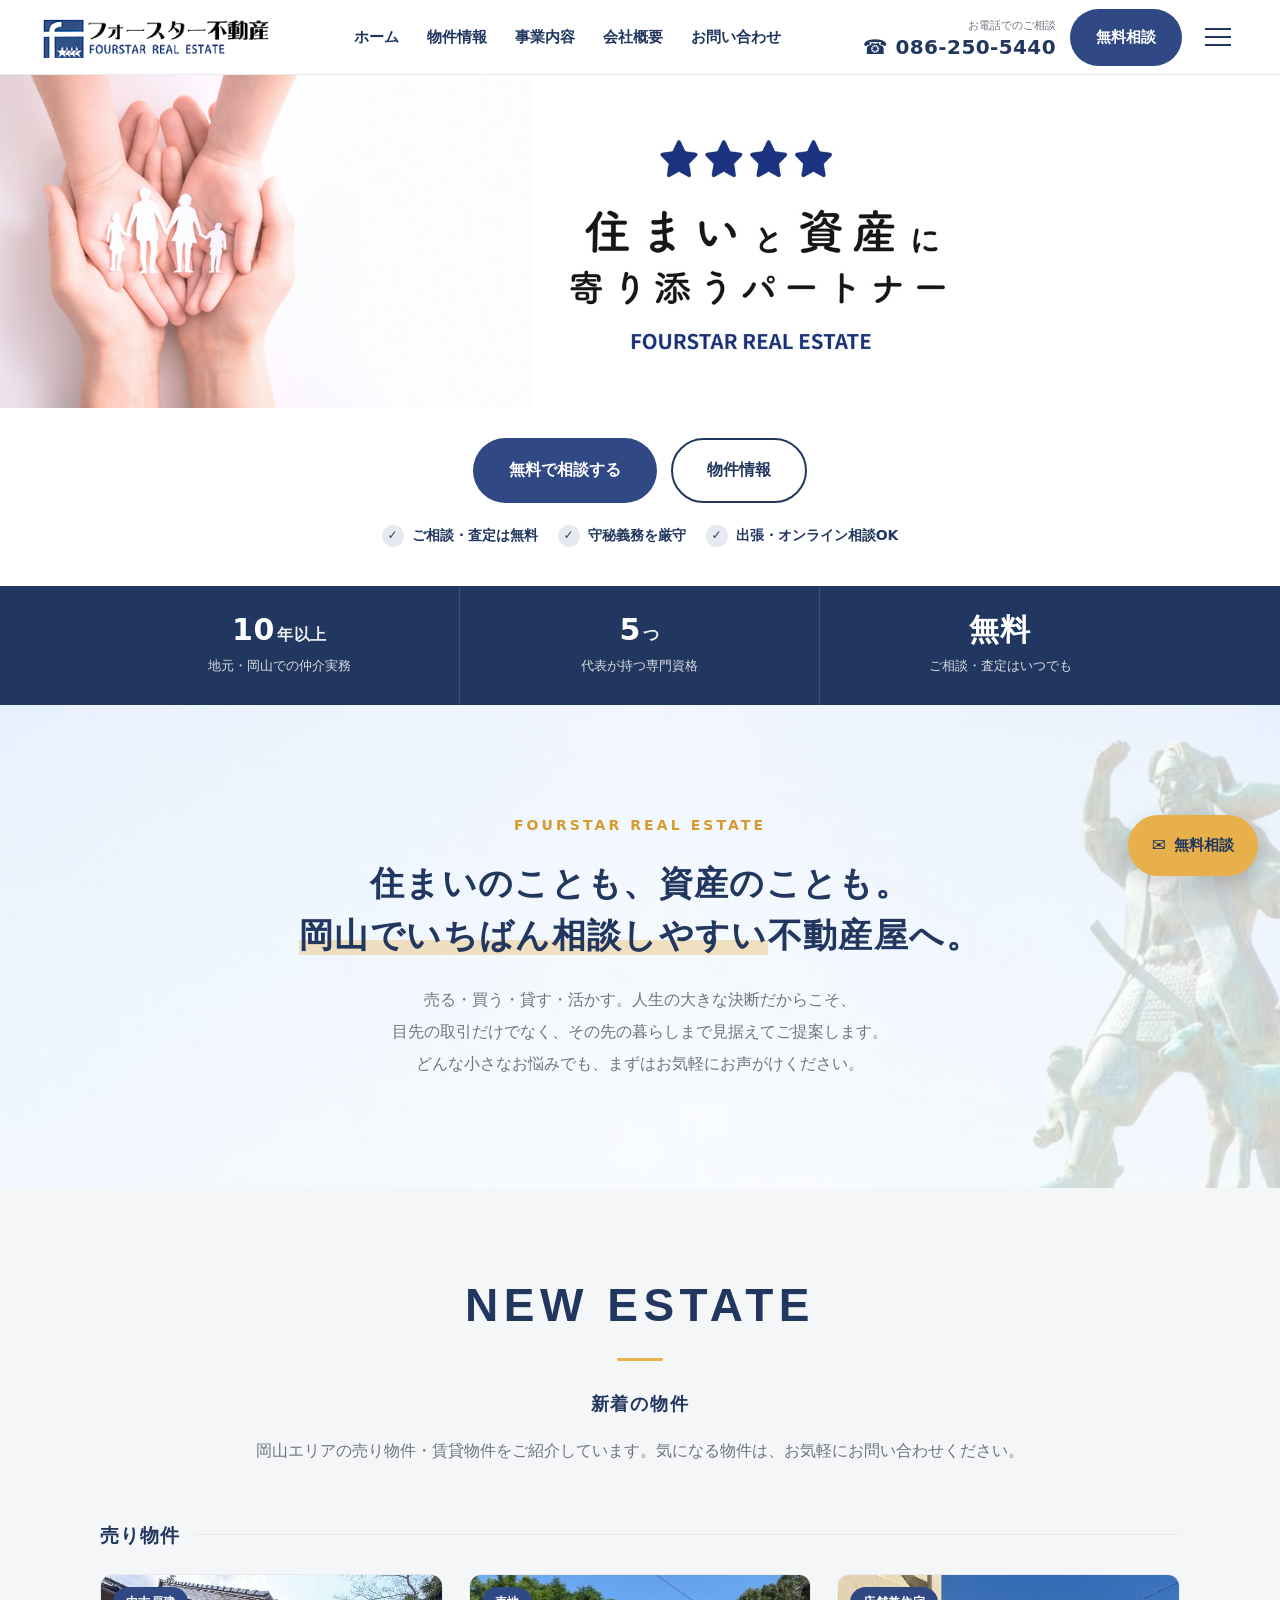
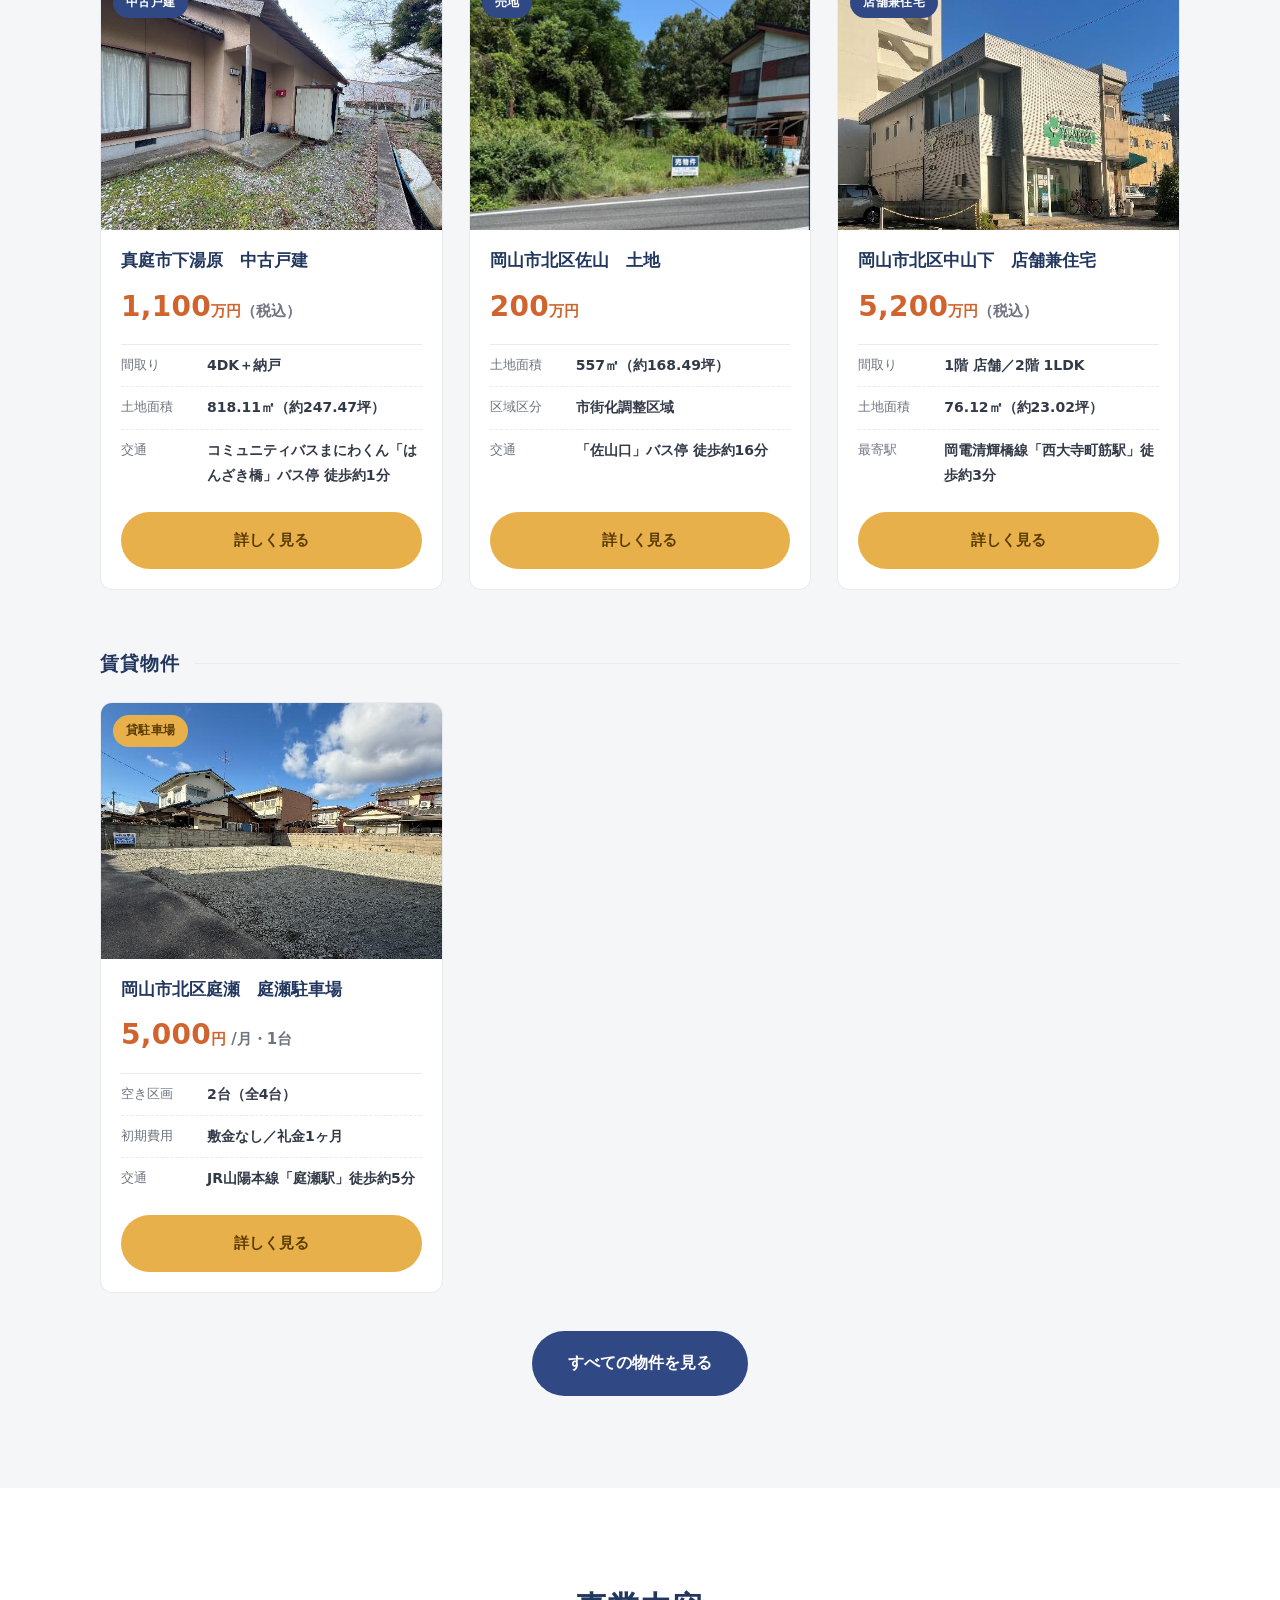
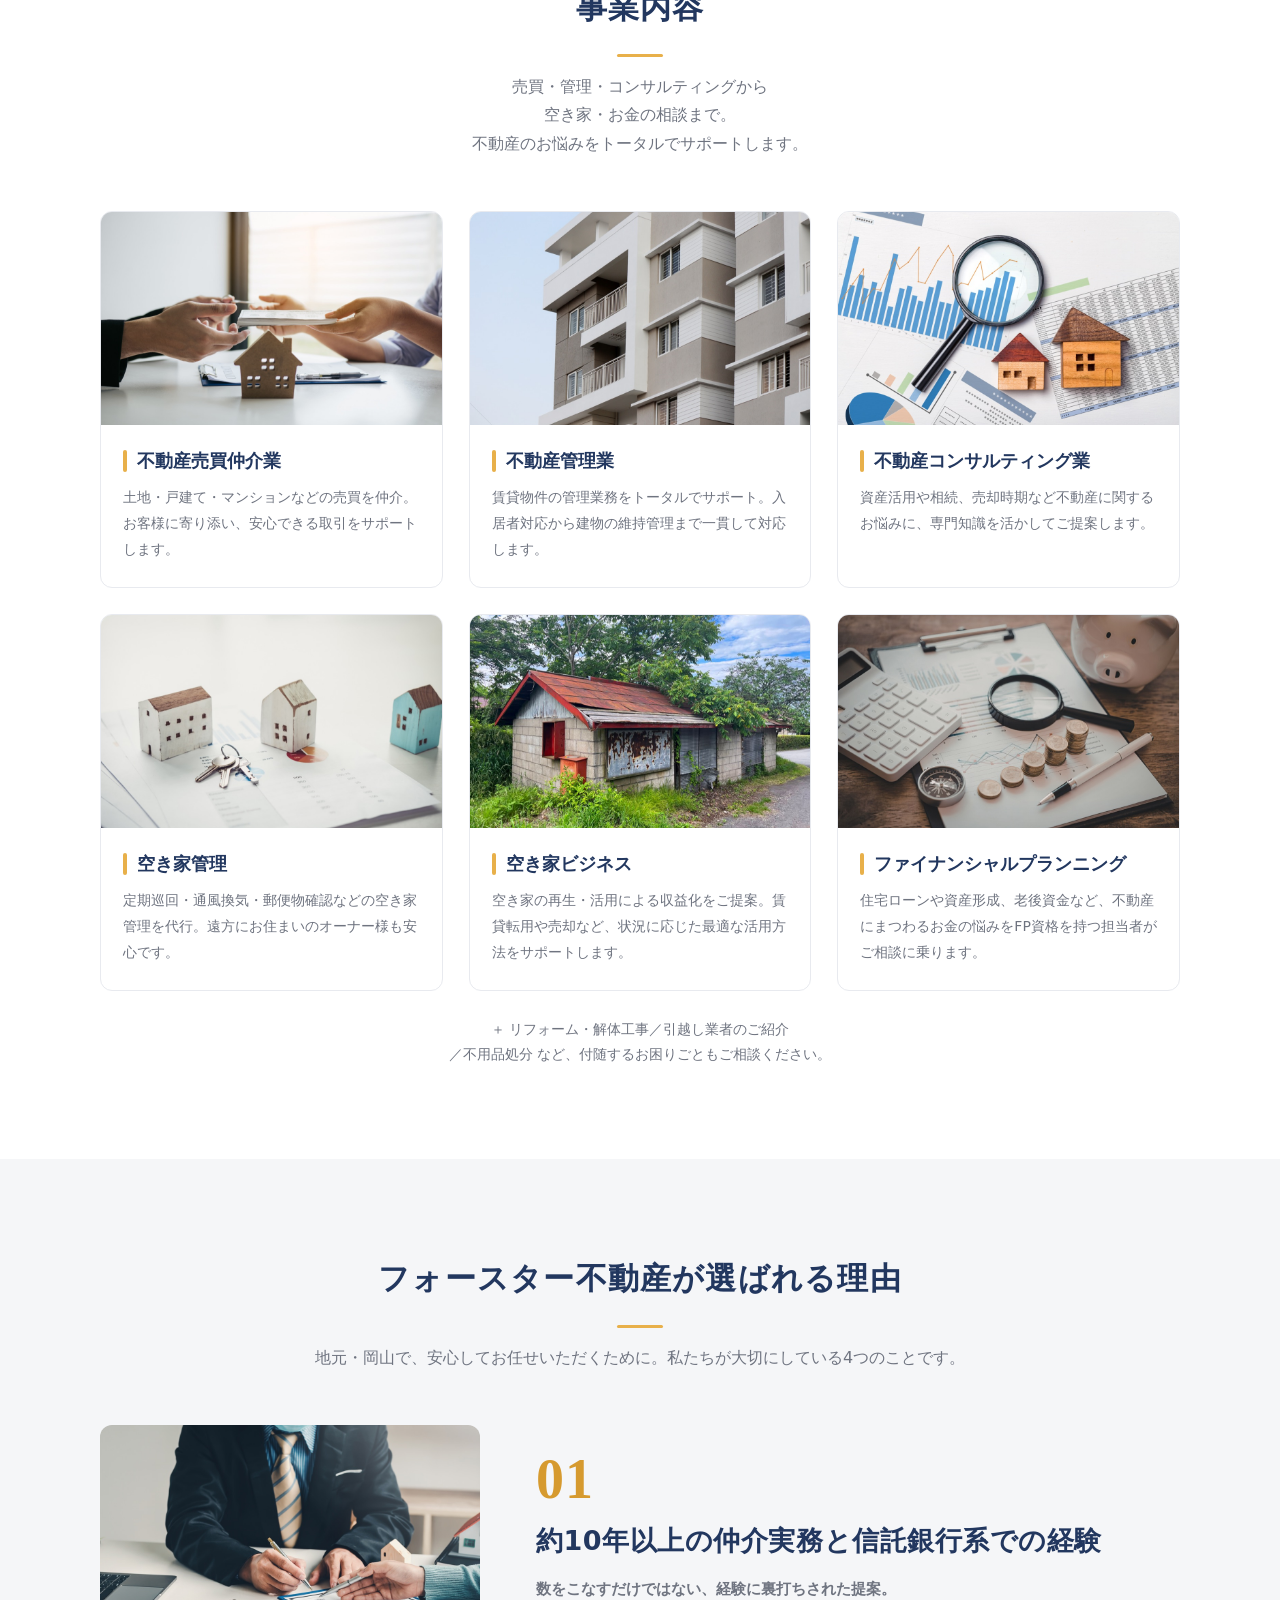
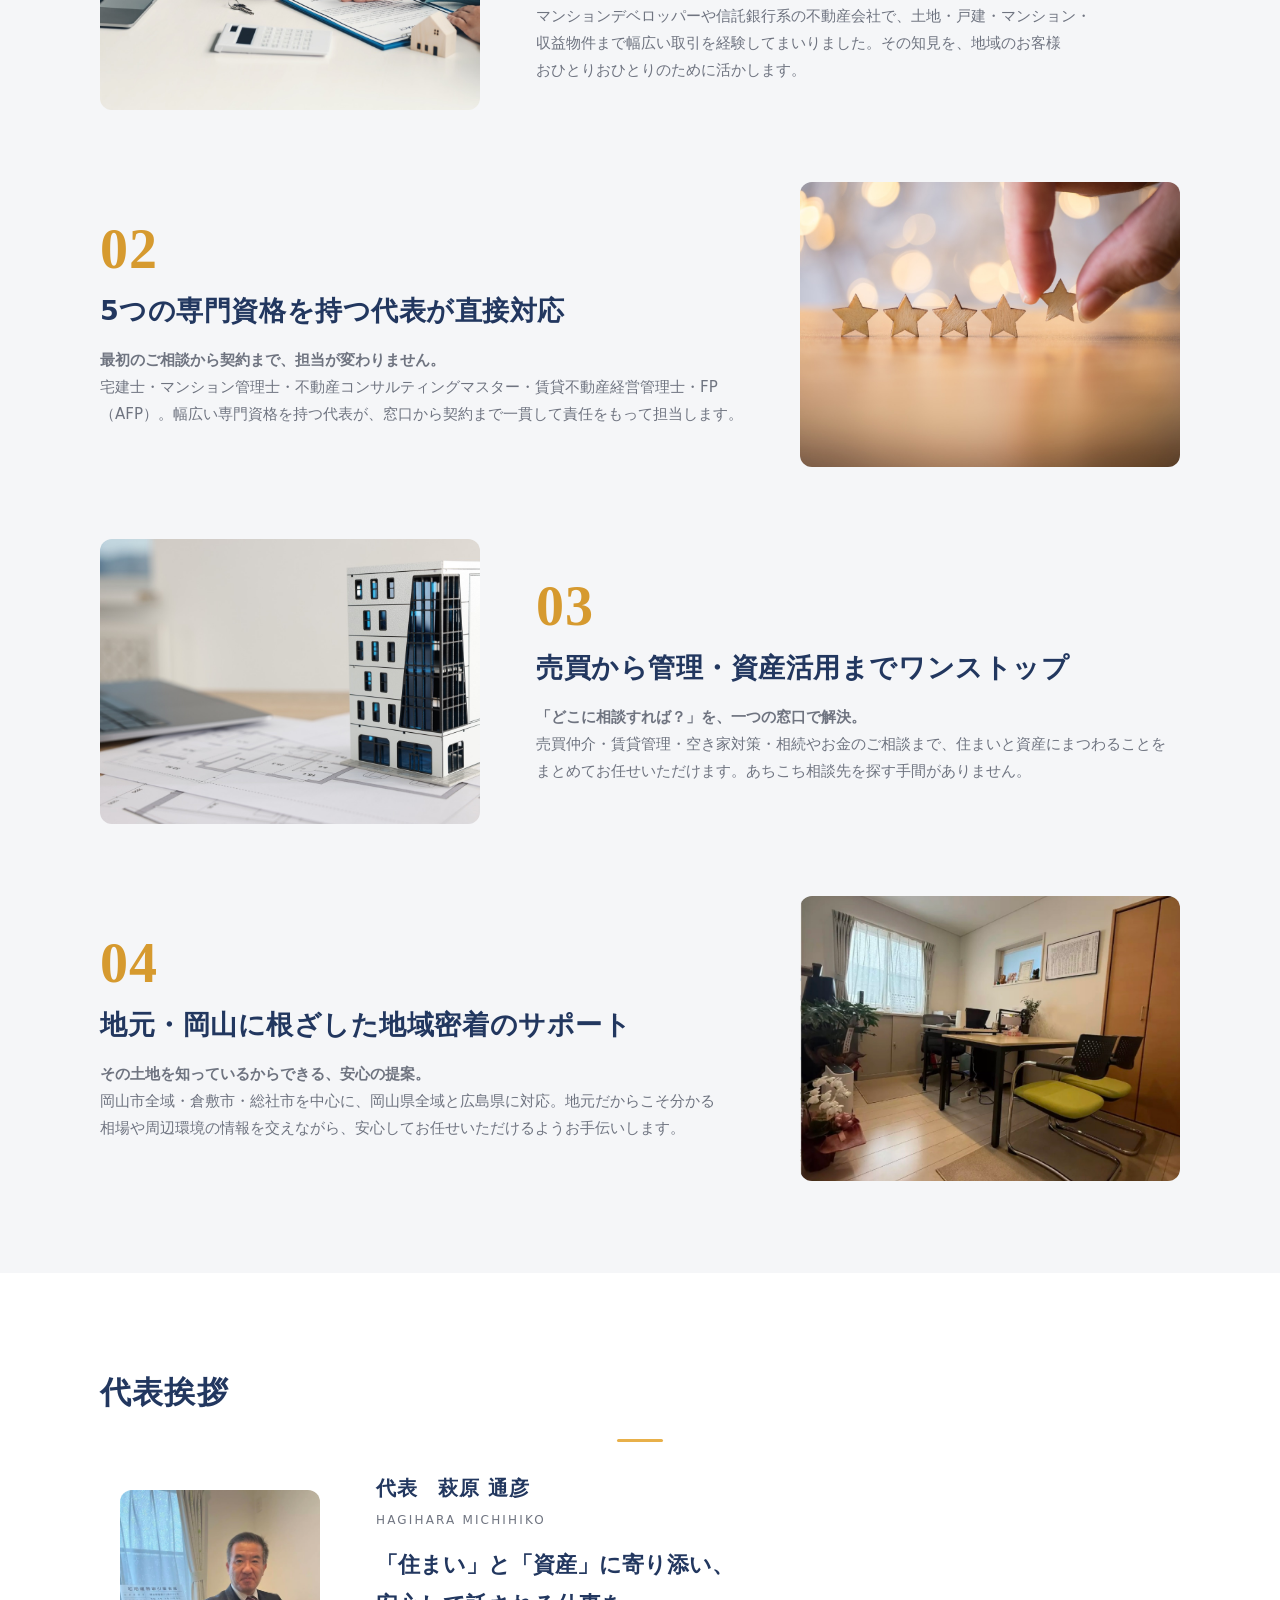
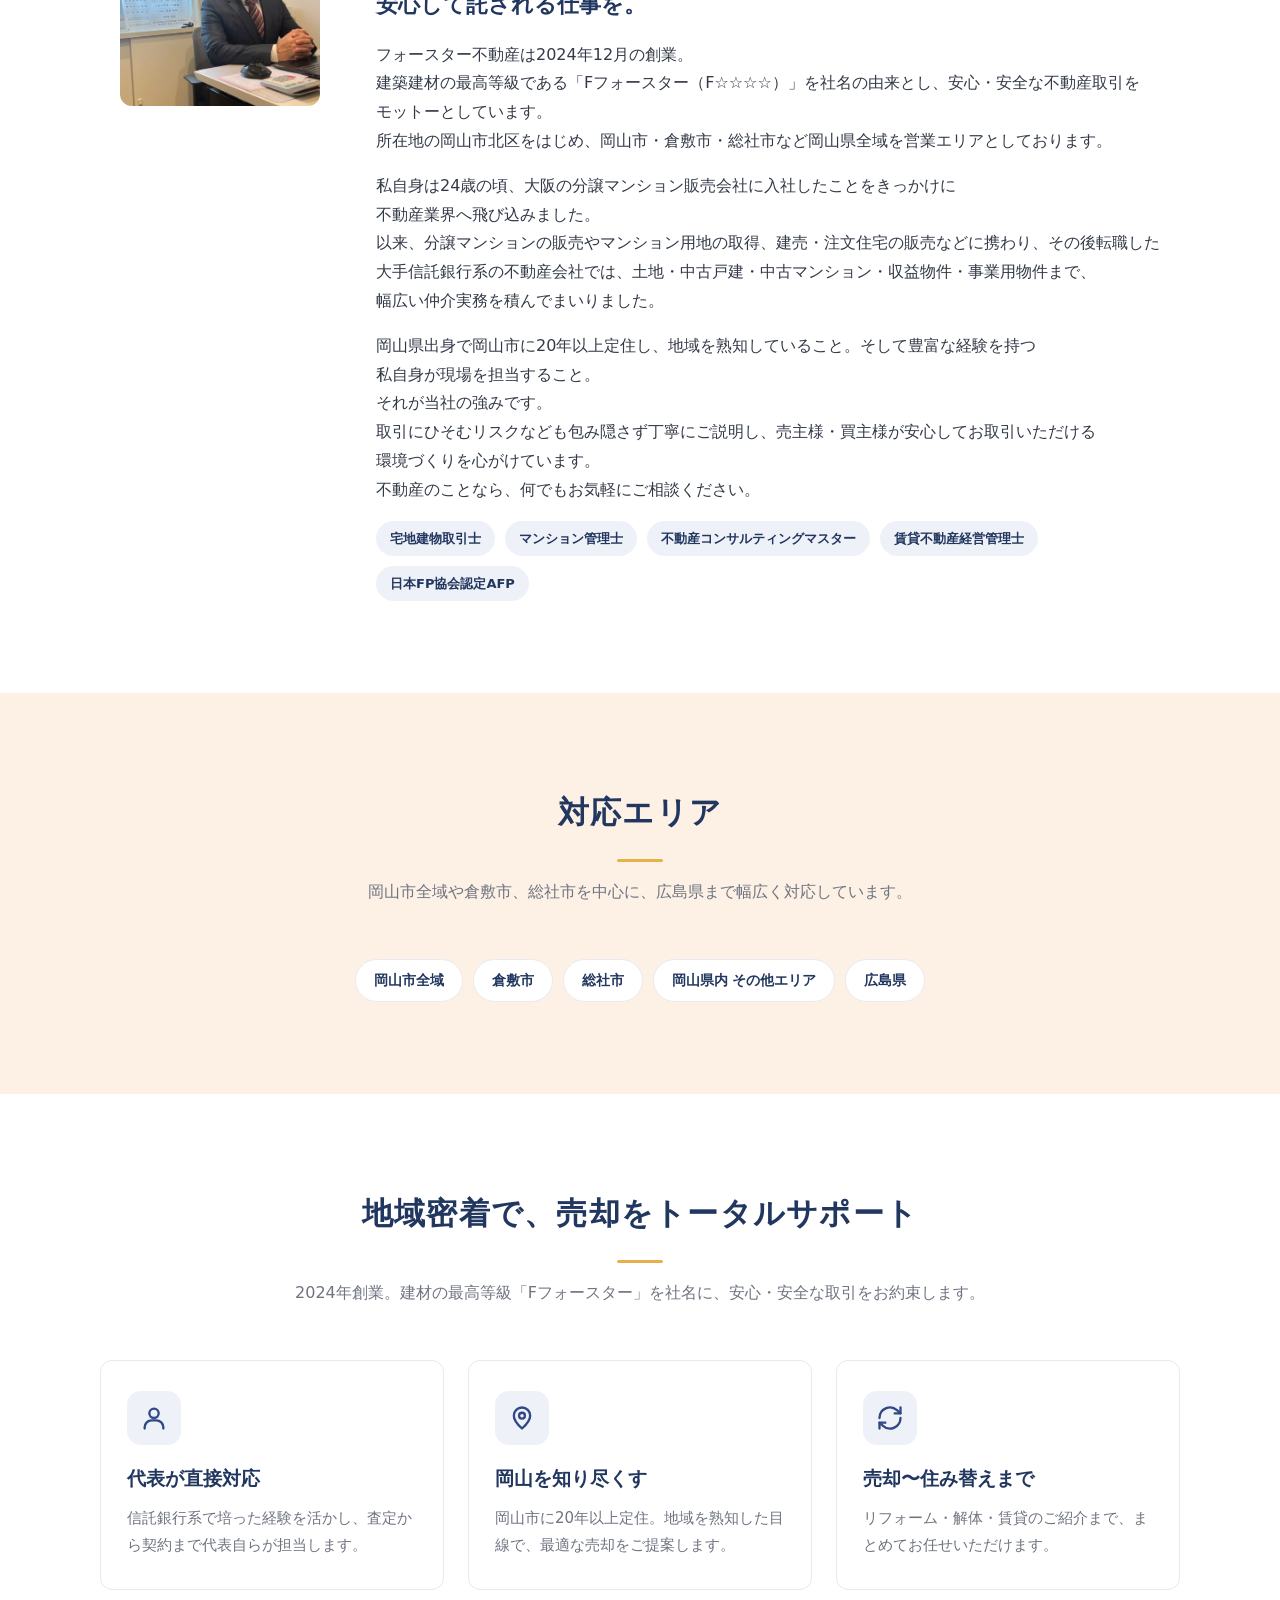
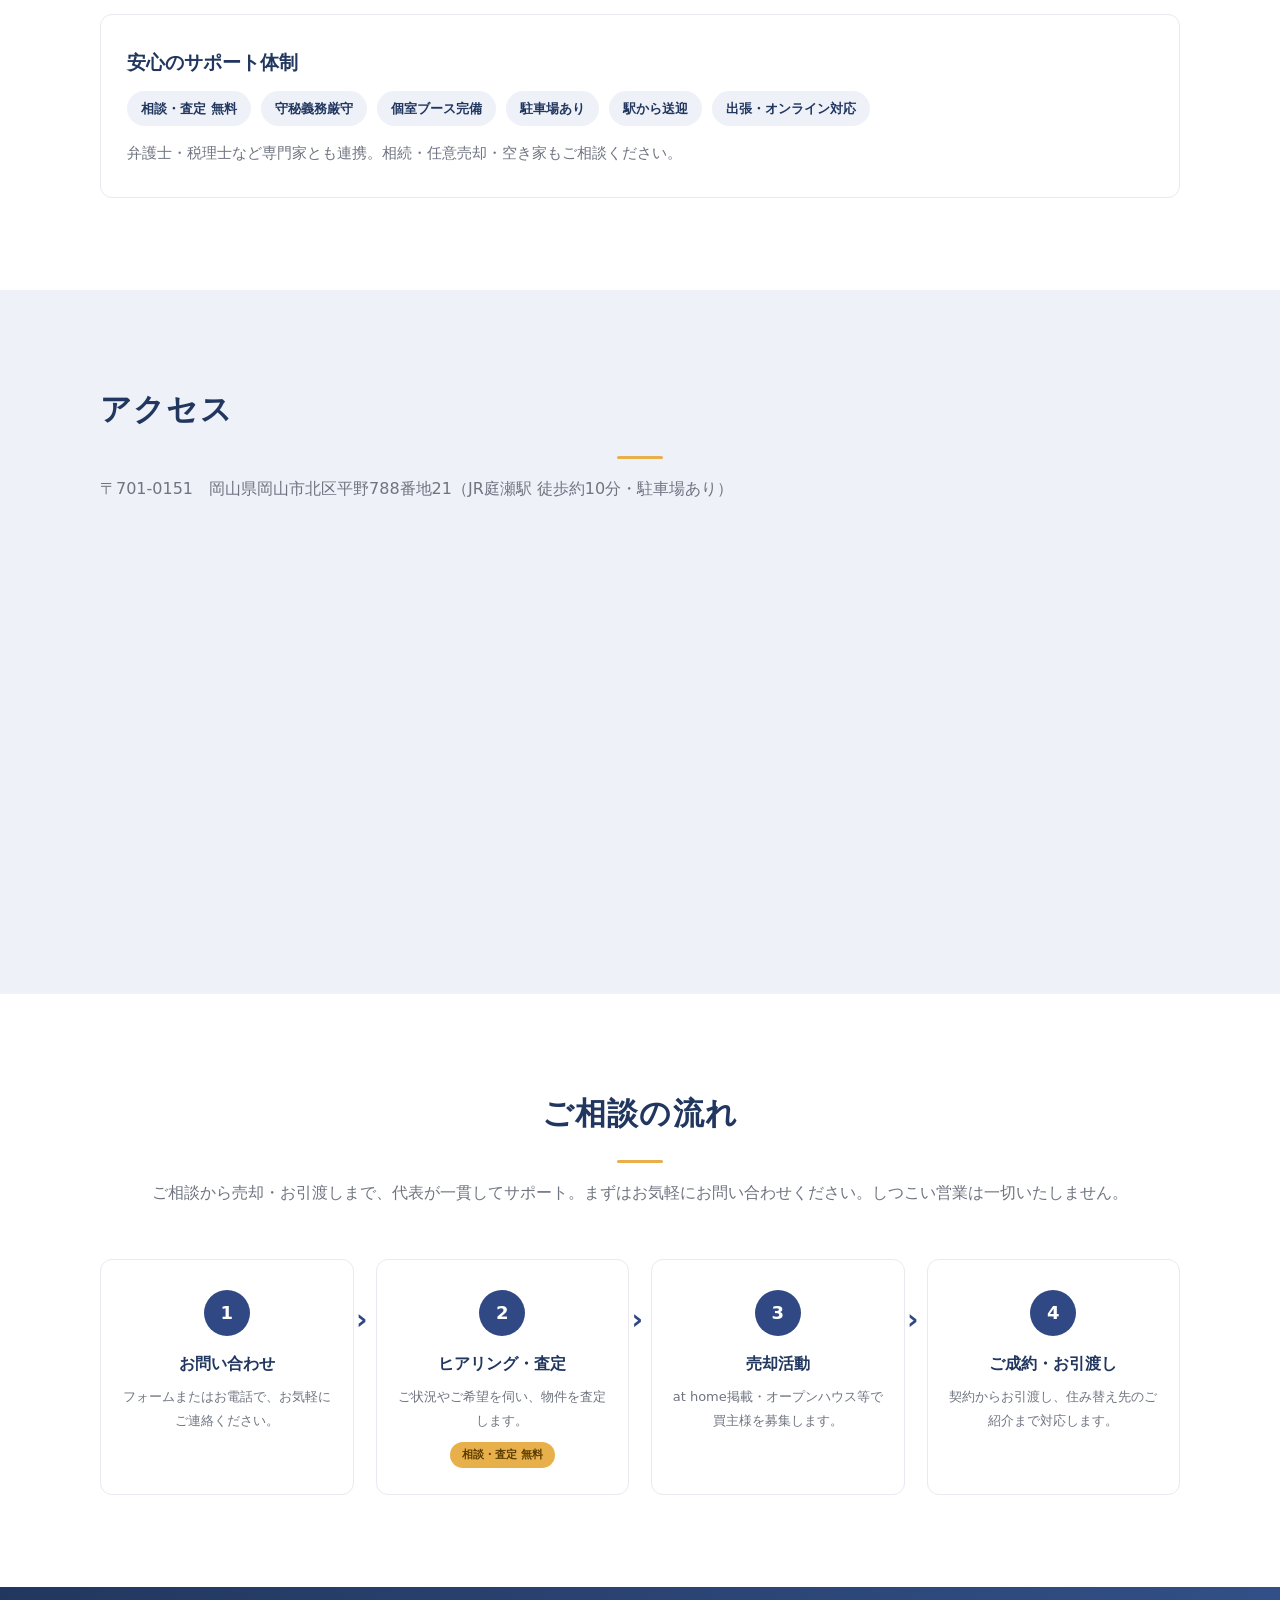
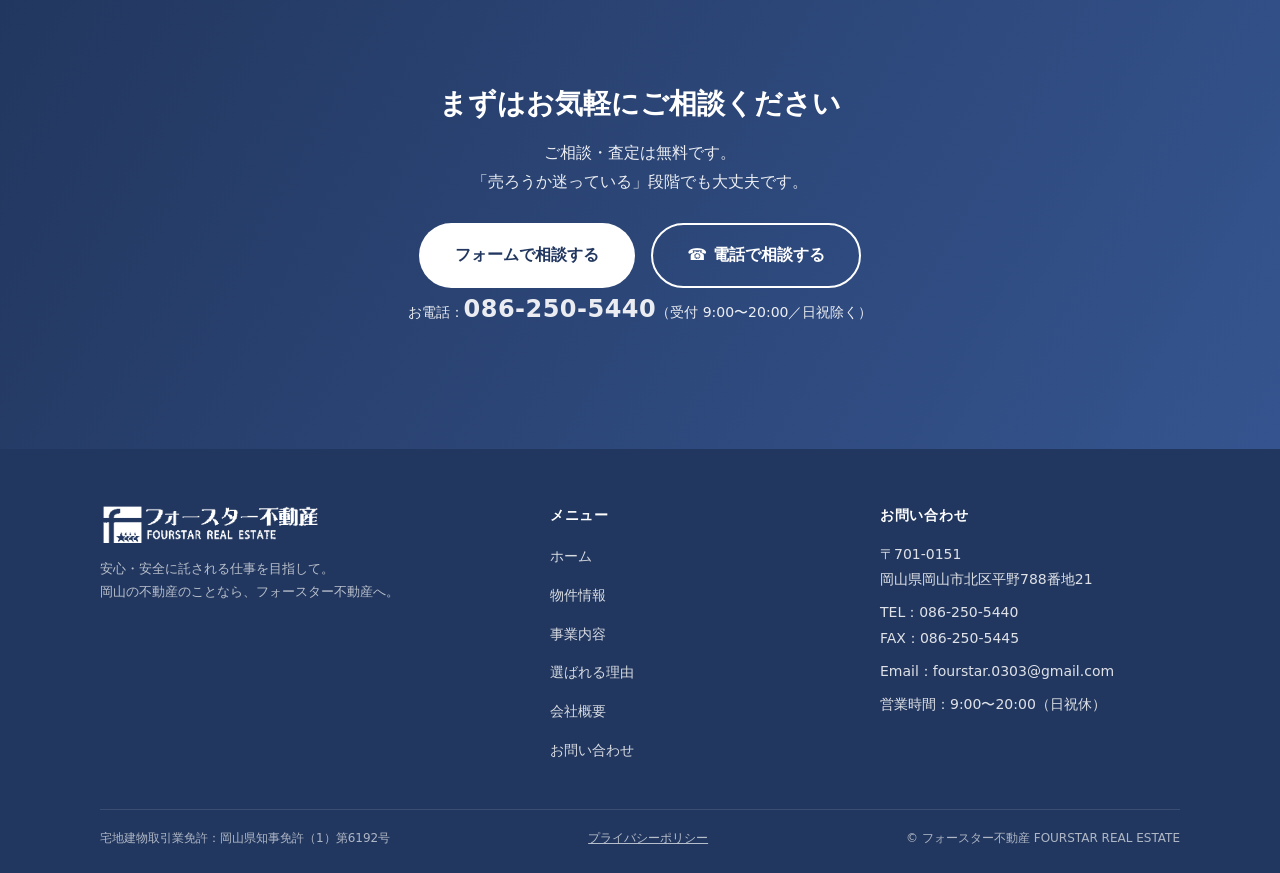
<file: index.html>
<!DOCTYPE html>
<!-- =========================================================================
     フォースター不動産 トップページ（index.html）
     -------------------------------------------------------------------------
     ★文字を直したいとき：「ここから編集」〜「ここまで」の間の
       日本語部分を書き換えてください。< > の記号（タグ）は消さないように。
     ========================================================================= -->
<html lang="ja">
<head>
  <meta charset="UTF-8">
  <meta name="viewport" content="width=device-width, initial-scale=1.0">
  <title>岡山市・倉敷市の不動産売却・買取・空き家相談｜フォースター不動産</title>
  <meta name="description" content="岡山市・倉敷市・総社市で不動産の売却・買取・賃貸・空き家管理・相続のご相談を承ります。宅建士・マンション管理士など5つの資格を持つ代表が、査定無料で親身に対応。地元密着のフォースター不動産。">

  <!-- ★独自ドメインに切り替えたら「https://micchi1122hagi-maker.github.io/fourstar-realestate/」を新しいURLに一括置換してください -->
  <link rel="canonical" href="https://micchi1122hagi-maker.github.io/fourstar-realestate/">
  <meta property="og:type" content="website">
  <meta property="og:site_name" content="フォースター不動産">
  <meta property="og:title" content="岡山市・倉敷市の不動産売却・買取・空き家相談｜フォースター不動産">
  <meta property="og:description" content="岡山市・倉敷市・総社市で不動産の売却・買取・賃貸・空き家管理・相続のご相談を承ります。査定無料・地元密着のフォースター不動産。">
  <meta property="og:url" content="https://micchi1122hagi-maker.github.io/fourstar-realestate/">
  <meta property="og:image" content="https://micchi1122hagi-maker.github.io/fourstar-realestate/images/hero.jpg">
  <meta property="og:locale" content="ja_JP">
  <meta name="twitter:card" content="summary_large_image">
  <link rel="icon" href="images/logo.png">
  <link rel="apple-touch-icon" href="images/logo.png">

  <link rel="stylesheet" href="css/style.css">

  <!-- 構造化データ（Googleに「岡山の不動産会社」だと正確に伝えるための情報）-->
  <script type="application/ld+json">
  {
    "@context": "https://schema.org",
    "@type": "RealEstateAgent",
    "name": "フォースター不動産",
    "alternateName": "FOURSTAR REAL ESTATE",
    "image": "https://micchi1122hagi-maker.github.io/fourstar-realestate/images/hero.jpg",
    "logo": "https://micchi1122hagi-maker.github.io/fourstar-realestate/images/logo.png",
    "url": "https://micchi1122hagi-maker.github.io/fourstar-realestate/",
    "telephone": "+81-86-250-5440",
    "faxNumber": "+81-86-250-5445",
    "email": "fourstar.0303@gmail.com",
    "founder": "萩原 通彦",
    "foundingDate": "2024-12",
    "priceRange": "応相談",
    "address": {
      "@type": "PostalAddress",
      "postalCode": "701-0151",
      "addressCountry": "JP",
      "addressRegion": "岡山県",
      "addressLocality": "岡山市北区",
      "streetAddress": "平野788番地21"
    },
    "areaServed": [
      { "@type": "City", "name": "岡山市" },
      { "@type": "City", "name": "倉敷市" },
      { "@type": "City", "name": "総社市" }
    ],
    "openingHoursSpecification": {
      "@type": "OpeningHoursSpecification",
      "dayOfWeek": ["Monday","Tuesday","Wednesday","Thursday","Friday","Saturday"],
      "opens": "09:00",
      "closes": "20:00"
    },
    "knowsAbout": ["不動産売買仲介","不動産管理","空き家管理","空き家ビジネス","不動産コンサルティング","相続相談","ファイナンシャルプランニング"],
    "hasCredential": "宅地建物取引業免許 岡山県知事免許（1）第6192号"
  }
  </script>
</head>
<body>

  <!-- ============ ヘッダー（全ページ共通）============ -->
  <header class="site-header">
    <div class="container header-inner">
      <a href="index.html" class="logo"><img src="images/logo.png" alt="フォースター不動産"></a>

      <nav class="nav" aria-label="メインメニュー">
        <ul>
          <li><a href="index.html">ホーム</a></li>
          <li><a href="properties.html">物件情報</a></li>
          <li><a href="index.html#service">事業内容</a></li>
          <li><a href="company.html">会社概要</a></li>
          <li><a href="contact.html">お問い合わせ</a></li>
        </ul>
      </nav>

      <div class="header-actions">
        <div class="header-tel">
          <span class="cap">お電話でのご相談</span>
          <span class="num">☎ 086-250-5440</span>
        </div>
        <a href="contact.html" class="btn btn--primary">無料相談</a>
        <button class="nav-toggle" aria-label="メニューを開く" aria-expanded="false"><span></span></button>
      </div>
    </div>
  </header>

  <!-- ============ ヒーロー（トップの大きな見せ場・写真スライダー）============ -->
  <!-- ★写真を差し替えたいとき：images/hero.jpg を新しい写真に置き換えてください。
       （横長写真＝推奨サイズ 2000×1125px 程度。同じ横長サイズで揃えると綺麗です）
       ★写真を増やして自動で切り替えたいとき：images/ に hero2.jpg などを入れ、
         下の「スライド2」「スライド3」の行の、左右のコメント記号を外してください。
         （記号を外すと自動でフェード切り替えになります。1枚だけなら1枚表示のままです）-->
  <section class="hero">
    <!-- 見た目は画像のコピーのまま。検索エンジン・読み上げ用に、ページの主見出し（h1）を文字でも置いています -->
    <h1 class="sr-only">住まいのことは、街の不動産屋へ。岡山市・倉敷市・総社市の不動産売却・買取・賃貸・空き家相談｜フォースター不動産</h1>
    <div class="hero-slider">
      <!-- スライド1（今の写真）-->
      <div class="hero-slide is-active"><img src="images/hero.jpg" alt="住まいと資産に寄り添うパートナー｜フォースター不動産"></div>
      <!-- スライド2： <div class="hero-slide"><img src="images/hero2.jpg" alt=""></div> -->
      <!-- スライド3： <div class="hero-slide"><img src="images/hero3.jpg" alt=""></div> -->
    </div>
    <div class="container hero-cta">
      <div class="hero-actions">
        <a href="contact.html" class="btn btn--primary btn--lg">無料で相談する</a>
        <a href="properties.html" class="btn btn--outline btn--lg">物件情報</a>
      </div>
      <div class="hero-trust">
        <span><span class="ck">✓</span> ご相談・査定は無料</span>
        <span><span class="ck">✓</span> 守秘義務を厳守</span>
        <span><span class="ck">✓</span> 出張・オンライン相談OK</span>
      </div>
    </div>
  </section>

  <!-- 実績スタッツ帯 -->
  <div class="stats">
    <div class="container">
      <div class="cols">
        <div class="cell"><div class="num">10<span class="u">年以上</span></div><div class="lbl">地元・岡山での仲介実務</div></div>
        <div class="cell"><div class="num">5<span class="u">つ</span></div><div class="lbl">代表が持つ専門資格</div></div>
        <div class="cell"><div class="num">無料</div><div class="lbl">ご相談・査定はいつでも</div></div>
      </div>
    </div>
  </div>

  <!-- ============ コンセプト（ヒーロー下の一言メッセージ）============ -->
  <!-- ここから編集（短い言葉で「らしさ」を伝えるところです）-->
  <section class="concept">
    <div class="container">
      <p class="concept-lead">FOURSTAR REAL ESTATE</p>
      <h2 class="concept-copy kw">住まいのことも、<wbr>資産のことも。<br><span class="mark">岡山でいちばん<wbr>相談しやすい</span><wbr>不動産屋へ。</h2>
      <p class="concept-text kw">
        売る・買う・貸す・活かす。<wbr>人生の大きな決断だからこそ、<wbr>目先の取引だけでなく、<wbr>その先の暮らしまで<wbr>見据えてご提案します。<wbr>どんな小さなお悩みでも、<wbr>まずはお気軽に<wbr>お声がけください。
      </p>
    </div>
  </section>
  <!-- ここまで -->

  <!-- ============ 新着の物件 ============ -->
  <section class="section section--panel" id="pickup">
    <div class="container">
      <!-- 英語の大見出し（NEW ESTATE）＋日本語（新着の物件）のスタイル -->
      <div class="section-head section-head--en">
        <span class="en-big">NEW ESTATE</span>
        <h2>新着の物件</h2>
        <p class="kw">岡山エリアの<wbr>売り物件・賃貸物件を<wbr>ご紹介しています。<wbr>気になる物件は、<wbr>お気軽に<wbr>お問い合わせください。</p>
      </div>

      <!-- ここから編集（トップに載せるおすすめを2〜3件。詳しい一覧は properties.html です）-->
      <h3 class="pickup-sub">売り物件</h3>
      <div class="prop-grid">

        <article class="prop-card">
          <div class="prop-photo">
            <span class="prop-label">中古戸建</span>
            <img src="images/maniwa-shimoyubara.jpg" alt="真庭市下湯原 中古戸建 外観">
          </div>
          <div class="prop-body">
            <h3 class="prop-name">真庭市下湯原　中古戸建</h3>
            <p class="prop-price"><span class="num">1,100</span>万円<span class="rent-mo">（税込）</span></p>
            <ul class="prop-specs">
              <li><span class="k">間取り</span><span class="v">4DK＋納戸</span></li>
              <li><span class="k">土地面積</span><span class="v">818.11㎡（約247.47坪）</span></li>
              <li><span class="k">交通</span><span class="v">コミュニティバスまにわくん「はんざき橋」バス停 徒歩約1分</span></li>
            </ul>
            <a href="properties.html#sale" class="btn btn--accent">詳しく見る</a>
          </div>
        </article>

        <article class="prop-card">
          <div class="prop-photo">
            <span class="prop-label">売地</span>
            <img src="images/sayama-tochi.jpg" alt="岡山市北区佐山 土地 現地">
          </div>
          <div class="prop-body">
            <h3 class="prop-name">岡山市北区佐山　土地</h3>
            <p class="prop-price"><span class="num">200</span>万円</p>
            <ul class="prop-specs">
              <li><span class="k">土地面積</span><span class="v">557㎡（約168.49坪）</span></li>
              <li><span class="k">区域区分</span><span class="v">市街化調整区域</span></li>
              <li><span class="k">交通</span><span class="v">「佐山口」バス停 徒歩約16分</span></li>
            </ul>
            <a href="properties.html#sale" class="btn btn--accent">詳しく見る</a>
          </div>
        </article>

        <article class="prop-card">
          <div class="prop-photo">
            <span class="prop-label">店舗兼住宅</span>
            <img src="images/nakasange-tenpo.jpg" alt="北区中山下 店舗兼住宅 外観">
          </div>
          <div class="prop-body">
            <h3 class="prop-name">岡山市北区中山下　店舗兼住宅</h3>
            <p class="prop-price"><span class="num">5,200</span>万円<span class="rent-mo">（税込）</span></p>
            <ul class="prop-specs">
              <li><span class="k">間取り</span><span class="v">1階 店舗／2階 1LDK</span></li>
              <li><span class="k">土地面積</span><span class="v">76.12㎡（約23.02坪）</span></li>
              <li><span class="k">最寄駅</span><span class="v">岡電清輝橋線「西大寺町筋駅」徒歩約3分</span></li>
            </ul>
            <a href="properties.html#sale" class="btn btn--accent">詳しく見る</a>
          </div>
        </article>

      </div>
      <!-- ここまで -->

      <!-- 賃貸物件（売り物件とは分けて表示。詳しくは properties.html#rent）-->
      <h3 class="pickup-sub pickup-sub--rent">賃貸物件</h3>
      <div class="prop-grid">

        <article class="prop-card">
          <div class="prop-photo">
            <span class="prop-label is-rent">貸駐車場</span>
            <img src="images/niwase-parking.jpg" alt="庭瀬駐車場 現地">
          </div>
          <div class="prop-body">
            <h3 class="prop-name">岡山市北区庭瀬　庭瀬駐車場</h3>
            <p class="prop-price"><span class="num">5,000</span>円<span class="rent-mo"> /月・1台</span></p>
            <ul class="prop-specs">
              <li><span class="k">空き区画</span><span class="v">2台（全4台）</span></li>
              <li><span class="k">初期費用</span><span class="v">敷金なし／礼金1ヶ月</span></li>
              <li><span class="k">交通</span><span class="v">JR山陽本線「庭瀬駅」徒歩約5分</span></li>
            </ul>
            <a href="properties.html#rent" class="btn btn--accent">詳しく見る</a>
          </div>
        </article>

      </div>
      <!-- ここまで（賃貸物件）-->

      <div style="text-align:center;margin-top:38px;">
        <a href="properties.html" class="btn btn--primary btn--lg">すべての物件を見る</a>
      </div>
    </div>
  </section>

  <!-- ============ 事業内容 ============ -->
  <section class="section" id="service">
    <div class="container">
      <div class="section-head">
        <span class="en">SERVICE</span>
        <h2>事業内容</h2>
        <p class="kw">売買・管理・コンサルティングから<br>空き家・お金の相談まで。<br>不動産のお悩みを<wbr>トータルでサポートします。</p>
      </div>

      <!-- ここから編集（1件＝1つの svc-card ブロック。写真は images/ のファイル名を差し替えるだけでOK）-->
      <div class="service-cards">
        <article class="svc-card">
          <div class="svc-photo"><img src="images/svc-baibai.jpg" alt="不動産売買仲介業"></div>
          <div class="svc-text"><h4>不動産売買仲介業</h4><p>土地・戸建て・マンションなどの売買を仲介。お客様に寄り添い、安心できる取引をサポートします。</p></div>
        </article>
        <article class="svc-card">
          <div class="svc-photo"><img src="images/svc-kanri.jpg" alt="不動産管理業"></div>
          <div class="svc-text"><h4>不動産管理業</h4><p>賃貸物件の管理業務をトータルでサポート。入居者対応から建物の維持管理まで一貫して対応します。</p></div>
        </article>
        <article class="svc-card">
          <div class="svc-photo"><img src="images/svc-consul.jpg" alt="不動産コンサルティング業"></div>
          <div class="svc-text"><h4>不動産コンサルティング業</h4><p>資産活用や相続、売却時期など不動産に関するお悩みに、専門知識を活かしてご提案します。</p></div>
        </article>
        <article class="svc-card">
          <div class="svc-photo"><img src="images/svc-akiya-kanri.jpg" alt="空き家管理"></div>
          <div class="svc-text"><h4>空き家管理</h4><p>定期巡回・通風換気・郵便物確認などの空き家管理を代行。遠方にお住まいのオーナー様も安心です。</p></div>
        </article>
        <article class="svc-card">
          <div class="svc-photo"><img src="images/svc-akiya-biz.jpg" alt="空き家ビジネス"></div>
          <div class="svc-text"><h4>空き家ビジネス</h4><p>空き家の再生・活用による収益化をご提案。賃貸転用や売却など、状況に応じた最適な活用方法をサポートします。</p></div>
        </article>
        <article class="svc-card">
          <div class="svc-photo"><img src="images/svc-fp.jpg" alt="ファイナンシャルプランニング"></div>
          <div class="svc-text"><h4>ファイナンシャルプランニング</h4><p>住宅ローンや資産形成、老後資金など、不動産にまつわるお金の悩みをFP資格を持つ担当者がご相談に乗ります。</p></div>
        </article>
      </div>
      <p class="kw" style="text-align:center;color:var(--muted);margin:26px 0 0;font-size:14px;">
        ＋ リフォーム・解体工事／引越し業者のご紹介<br>／不用品処分 など、<wbr>付随するお困りごとも<wbr>ご相談ください。
      </p>
      <!-- ここまで -->
    </div>
  </section>

  <!-- ============ 選ばれる理由 ============ -->
  <section class="section section--panel" id="reason">
    <div class="container">
      <div class="section-head">
        <span class="en">REASON</span>
        <h2 class="kw">フォースター不動産が<wbr>選ばれる理由</h2>
        <p class="kw">地元・岡山で、<wbr>安心してお任せいただくために。<wbr>私たちが大切にしている<wbr>4つのことです。</p>
      </div>

      <!-- ここから編集（1件＝1つの reason-row ブロック）
           ・写真を差し替えるとき：img の src="images/○○.jpg" のファイル名を変えるだけです。
           ・写真と文章の左右は自動で交互（1件目=写真左／2件目=写真右…）に並びます。 -->
      <div class="reason-rows">

        <div class="reason-row">
          <div class="reason-row-media"><img src="images/reason-consul.jpg" alt="お客様に寄り添う相談の様子"></div>
          <div class="reason-row-body">
            <span class="reason-row-num">01</span>
            <h3 class="kw">約10年以上の仲介実務と<wbr>信託銀行系での経験</h3>
            <p class="reason-row-lead kw">数をこなすだけではない、<wbr>経験に裏打ちされた提案。</p>
            <p class="kw">マンションデベロッパーや<wbr>信託銀行系の不動産会社で、<wbr>土地・戸建・マンション・収益物件まで<wbr>幅広い取引を<wbr>経験してまいりました。<wbr>その知見を、<wbr>地域のお客様<wbr>おひとりおひとりのために<wbr>活かします。</p>
          </div>
        </div>

        <div class="reason-row">
          <div class="reason-row-media"><img src="images/reason-lead.jpg" alt="代表が直接対応する信頼の握手"></div>
          <div class="reason-row-body">
            <span class="reason-row-num">02</span>
            <h3 class="kw">5つの専門資格を持つ<wbr>代表が直接対応</h3>
            <p class="reason-row-lead kw">最初のご相談から契約まで、<wbr>担当が変わりません。</p>
            <p class="kw">宅建士・マンション管理士・<wbr>不動産コンサルティングマスター・<wbr>賃貸不動産経営管理士・FP（AFP）。<wbr>幅広い専門資格を持つ代表が、<wbr>窓口から契約まで<wbr>一貫して責任をもって<wbr>担当します。</p>
          </div>
        </div>

        <div class="reason-row">
          <div class="reason-row-media"><img src="images/reason-kanri.jpg" alt="売買から管理までワンストップ対応"></div>
          <div class="reason-row-body">
            <span class="reason-row-num">03</span>
            <h3 class="kw">売買から管理・資産活用まで<wbr>ワンストップ</h3>
            <p class="reason-row-lead kw">「どこに相談すれば？」を、<wbr>一つの窓口で解決。</p>
            <p class="kw">売買仲介・賃貸管理・空き家対策・<wbr>相続やお金のご相談まで、<wbr>住まいと資産にまつわることを<wbr>まとめてお任せいただけます。<wbr>あちこち相談先を探す<wbr>手間がありません。</p>
          </div>
        </div>

        <div class="reason-row">
          <div class="reason-row-media"><img src="images/office.jpg" alt="地域に根ざしたフォースター不動産の相談ブース"></div>
          <div class="reason-row-body">
            <span class="reason-row-num">04</span>
            <h3 class="kw">地元・岡山に根ざした<wbr>地域密着のサポート</h3>
            <p class="reason-row-lead kw">その土地を知っているからできる、<wbr>安心の提案。</p>
            <p class="kw">岡山市全域・倉敷市・総社市を中心に、<wbr>岡山県全域と広島県に対応。<wbr>地元だからこそ分かる<wbr>相場や周辺環境の情報を<wbr>交えながら、<wbr>安心してお任せいただけるよう<wbr>お手伝いします。</p>
          </div>
        </div>

      </div>
      <!-- ここまで -->
    </div>
  </section>

  <!-- ============ 代表挨拶 ============ -->
  <section class="section" id="message">
    <div class="container">
      <div class="section-head" style="text-align:left;margin-bottom:28px;">
        <span class="en">MESSAGE</span>
        <h2>代表挨拶</h2>
      </div>
      <div class="message-box">
        <div class="message-photo" style="background:none;min-height:0;box-shadow:none;">
          <!-- ★写真を差し替えるとき：src="images/daihyo.jpg" のファイル名を変えるだけでOKです -->
          <img src="images/daihyo.jpg" alt="代表 萩原通彦" style="width:100%;height:auto;border-radius:var(--radius);box-shadow:var(--shadow);">
        </div>
        <div class="message-body">
          <!-- ここから編集 -->
          <p class="name-plate">代表　萩原 通彦 <small>HAGIHARA MICHIHIKO</small></p>
          <h3 class="kw">「住まい」と「資産」に<wbr>寄り添い、<br>安心して託される仕事を。</h3>
          <p class="kw">
            フォースター不動産は2024年12月の創業。<br>建築建材の最高等級である<wbr>「Fフォースター（F☆☆☆☆）」を<wbr>社名の由来とし、<wbr>安心・安全な不動産取引を<wbr>モットーとしています。<br>所在地の岡山市北区をはじめ、<wbr>岡山市・倉敷市・総社市など<wbr>岡山県全域を<wbr>営業エリアとしております。
          </p>
          <p class="kw">
            私自身は24歳の頃、<wbr>大阪の分譲マンション販売会社に<wbr>入社したことをきっかけに<wbr>不動産業界へ飛び込みました。<br>以来、<wbr>分譲マンションの販売や<wbr>マンション用地の取得、<wbr>建売・注文住宅の販売などに携わり、<wbr>その後転職した<wbr>大手信託銀行系の不動産会社では、<wbr>土地・中古戸建・中古マンション・<wbr>収益物件・事業用物件まで、<wbr>幅広い仲介実務を積んでまいりました。
          </p>
          <p class="kw">
            岡山県出身で岡山市に20年以上定住し、<wbr>地域を熟知していること。<wbr>そして豊富な経験を持つ<wbr>私自身が現場を担当すること。<br>それが当社の強みです。<br>取引にひそむリスクなども<wbr>包み隠さず丁寧にご説明し、<wbr>売主様・買主様が<wbr>安心してお取引いただける<wbr>環境づくりを心がけています。<br>不動産のことなら、<wbr>何でもお気軽にご相談ください。
          </p>
          <!-- ここまで -->
          <div class="quals">
            <span>宅地建物取引士</span>
            <span>マンション管理士</span>
            <span>不動産コンサルティングマスター</span>
            <span>賃貸不動産経営管理士</span>
            <span>日本FP協会認定AFP</span>
          </div>
        </div>
      </div>
    </div>
  </section>

  <!-- ============ 対応エリア ============ -->
  <section class="section section--peach">
    <div class="container area-box">
      <div class="section-head">
        <span class="en">AREA</span>
        <h2>対応エリア</h2>
        <p>岡山市全域や倉敷市、総社市を中心に、広島県まで幅広く対応しています。</p>
      </div>
      <div class="area-tags">
        <span>岡山市全域</span><span>倉敷市</span><span>総社市</span>
        <span>岡山県内 その他エリア</span><span>広島県</span>
      </div>
    </div>
  </section>

  <!-- ============ 地域密着で、売却をトータルサポート ============ -->
  <section class="section">
    <div class="container">
      <div class="section-head">
        <span class="en">ABOUT</span>
        <h2 class="kw">地域密着で、<wbr>売却をトータルサポート</h2>
        <p class="kw">2024年創業。<wbr>建材の最高等級「Fフォースター」を<wbr>社名に、<wbr>安心・安全な取引を<wbr>お約束します。</p>
      </div>

      <!-- ここから編集 -->
      <!-- 強み3つ（アイコン付きカード）-->
      <div class="grid grid-3">
        <div class="card">
          <div class="ico"><svg viewBox="0 0 24 24" fill="none" stroke="currentColor" stroke-width="2" stroke-linecap="round" stroke-linejoin="round"><circle cx="12" cy="8" r="4"/><path d="M4 21v-1a6 6 0 0 1 6-6h4a6 6 0 0 1 6 6v1"/></svg></div>
          <h3>代表が直接対応</h3>
          <p>信託銀行系で培った経験を活かし、査定から契約まで代表自らが担当します。</p>
        </div>
        <div class="card">
          <div class="ico"><svg viewBox="0 0 24 24" fill="none" stroke="currentColor" stroke-width="2" stroke-linecap="round" stroke-linejoin="round"><path d="M12 21s-7-6.3-7-11a7 7 0 0 1 14 0c0 4.7-7 11-7 11z"/><circle cx="12" cy="10" r="2.5"/></svg></div>
          <h3>岡山を知り尽くす</h3>
          <p>岡山市に20年以上定住。地域を熟知した目線で、最適な売却をご提案します。</p>
        </div>
        <div class="card">
          <div class="ico"><svg viewBox="0 0 24 24" fill="none" stroke="currentColor" stroke-width="2" stroke-linecap="round" stroke-linejoin="round"><path d="M3 12a9 9 0 0 1 15-6.7L21 8"/><path d="M21 3v5h-5"/><path d="M21 12a9 9 0 0 1-15 6.7L3 16"/><path d="M3 21v-5h5"/></svg></div>
          <h3>売却〜住み替えまで</h3>
          <p>リフォーム・解体・賃貸のご紹介まで、まとめてお任せいただけます。</p>
        </div>
      </div>

      <!-- サポート体制（要点タグで見せる）-->
      <div class="grid" style="margin-top:24px;">
        <div class="card">
          <h3>安心のサポート体制</h3>
          <div class="quals" style="margin:12px 0 0;">
            <span>相談・査定 無料</span>
            <span>守秘義務厳守</span>
            <span>個室ブース完備</span>
            <span>駐車場あり</span>
            <span>駅から送迎</span>
            <span>出張・オンライン対応</span>
          </div>
          <p style="margin-top:14px;">弁護士・税理士など専門家とも連携。相続・任意売却・空き家もご相談ください。</p>
        </div>
      </div>
      <!-- ここまで -->
    </div>
  </section>

  <!-- ============ アクセス（地図）============ -->
  <section class="section section--sky">
    <div class="container">
      <div class="section-head" style="text-align:left;margin-bottom:28px;">
        <span class="en">ACCESS</span>
        <h2>アクセス</h2>
        <p>〒701-0151　岡山県岡山市北区平野788番地21（JR庭瀬駅 徒歩約10分・駐車場あり）</p>
      </div>
      <!-- 地図：住所から自動表示しています。差し替え不要です。 -->
      <iframe class="map-embed"
        src="https://maps.google.com/maps?q=%E5%B2%A1%E5%B1%B1%E7%9C%8C%E5%B2%A1%E5%B1%B1%E5%B8%82%E5%8C%97%E5%8C%BA%E5%B9%B3%E9%87%8E788-21&output=embed"
        loading="lazy" referrerpolicy="no-referrer-when-downgrade"
        title="フォースター不動産の地図"></iframe>
    </div>
  </section>

  <!-- ============ ご相談の流れ ============ -->
  <section class="section" id="flow">
    <div class="container">
      <div class="section-head">
        <span class="en">FLOW</span>
        <h2>ご相談の流れ</h2>
        <p class="kw">ご相談から売却・お引渡しまで、<wbr>代表が一貫してサポート。<wbr>まずはお気軽に<wbr>お問い合わせください。<wbr>しつこい営業は<wbr>一切いたしません。</p>
      </div>

      <!-- ここから編集（1件＝1つの step ブロック）-->
      <div class="flow">
        <div class="step">
          <div class="n">1</div>
          <h4>お問い合わせ</h4>
          <p>フォームまたはお電話で、お気軽にご連絡ください。</p>
        </div>
        <div class="step">
          <div class="n">2</div>
          <h4>ヒアリング・査定</h4>
          <p>ご状況やご希望を伺い、物件を査定します。</p>
          <span class="free">相談・査定 無料</span>
        </div>
        <div class="step">
          <div class="n">3</div>
          <h4>売却活動</h4>
          <p>at home掲載・オープンハウス等で買主様を募集します。</p>
        </div>
        <div class="step">
          <div class="n">4</div>
          <h4>ご成約・お引渡し</h4>
          <p>契約からお引渡し、住み替え先のご紹介まで対応します。</p>
        </div>
      </div>
      <!-- ここまで -->
    </div>
  </section>

  <!-- ============ CTA（問い合わせ誘導）============ -->
  <section class="section cta">
    <div class="container">
      <h2>まずはお気軽にご相談ください</h2>
      <p class="kw">ご相談・査定は無料です。<br>「売ろうか迷っている」段階でも<wbr>大丈夫です。</p>
      <div class="cta-actions">
        <a href="contact.html" class="btn btn--white btn--lg">フォームで相談する</a>
        <a href="tel:086-250-5440" class="btn btn--outline btn--lg" style="color:#fff;border-color:#fff;background:transparent;">☎ 電話で相談する</a>
      </div>
      <p class="cta-tel">お電話：<strong>086-250-5440</strong>（受付 9:00〜20:00／日祝除く）</p>
    </div>
  </section>

  <!-- ============ フッター（全ページ共通）============ -->
  <footer class="site-footer">
    <div class="container">
      <div class="footer-top">
        <div class="footer-brand">
          <img src="images/logo-transparent.png" alt="フォースター不動産">
          <p>安心・安全に託される仕事を目指して。<br>岡山の不動産のことなら、フォースター不動産へ。</p>
        </div>
        <div class="footer-col">
          <h4>メニュー</h4>
          <ul>
            <li><a href="index.html">ホーム</a></li>
            <li><a href="properties.html">物件情報</a></li>
            <li><a href="index.html#service">事業内容</a></li>
            <li><a href="index.html#reason">選ばれる理由</a></li>
            <li><a href="company.html">会社概要</a></li>
            <li><a href="contact.html">お問い合わせ</a></li>
          </ul>
        </div>
        <div class="footer-col footer-contact">
          <h4>お問い合わせ</h4>
          <p>〒701-0151<br>岡山県岡山市北区平野788番地21</p>
          <p>TEL：086-250-5440<br>FAX：086-250-5445</p>
          <p>Email：fourstar.0303@gmail.com</p>
          <p>営業時間：9:00〜20:00（日祝休）</p>
        </div>
      </div>
      <div class="footer-license">
        <span>宅地建物取引業免許：岡山県知事免許（1）第6192号</span>
        <span><a href="privacy.html">プライバシーポリシー</a></span>
        <span>&copy; フォースター不動産 FOURSTAR REAL ESTATE</span>
      </div>
    </div>
  </footer>

  <!-- スマホ用 画面下に固定される相談ボタン（スマホ表示のときだけ出ます）-->
  <div class="mobile-cta">
    <a class="call" href="tel:086-250-5440">☎ 電話で相談</a>
    <a class="form" href="contact.html">無料相談フォーム</a>
  </div>

  <!-- 画面右下に常時浮く「無料相談」ボタン（スクロールしても固定で出ます）-->
  <a class="float-cta" href="contact.html"><span class="ico">✉</span>無料相談</a>

  <script src="js/main.js"></script>
</body>
</html>
</file>
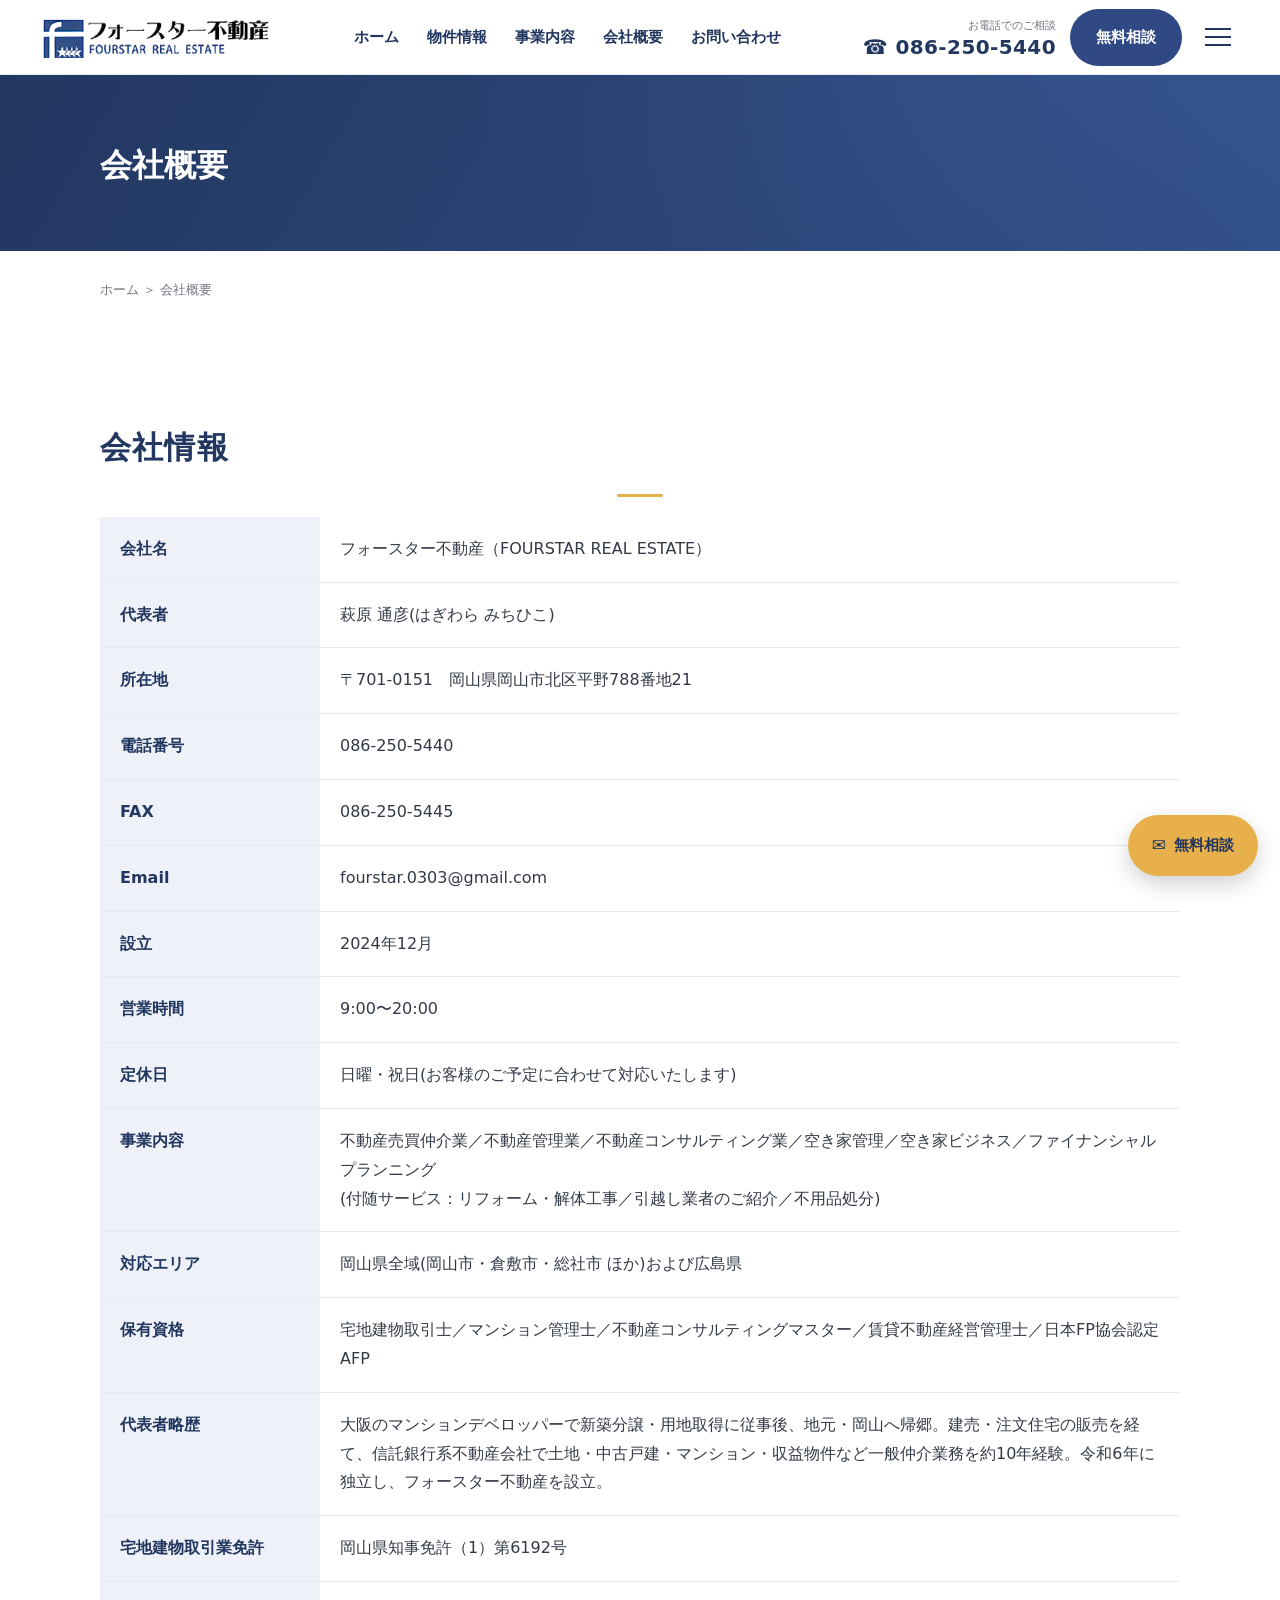
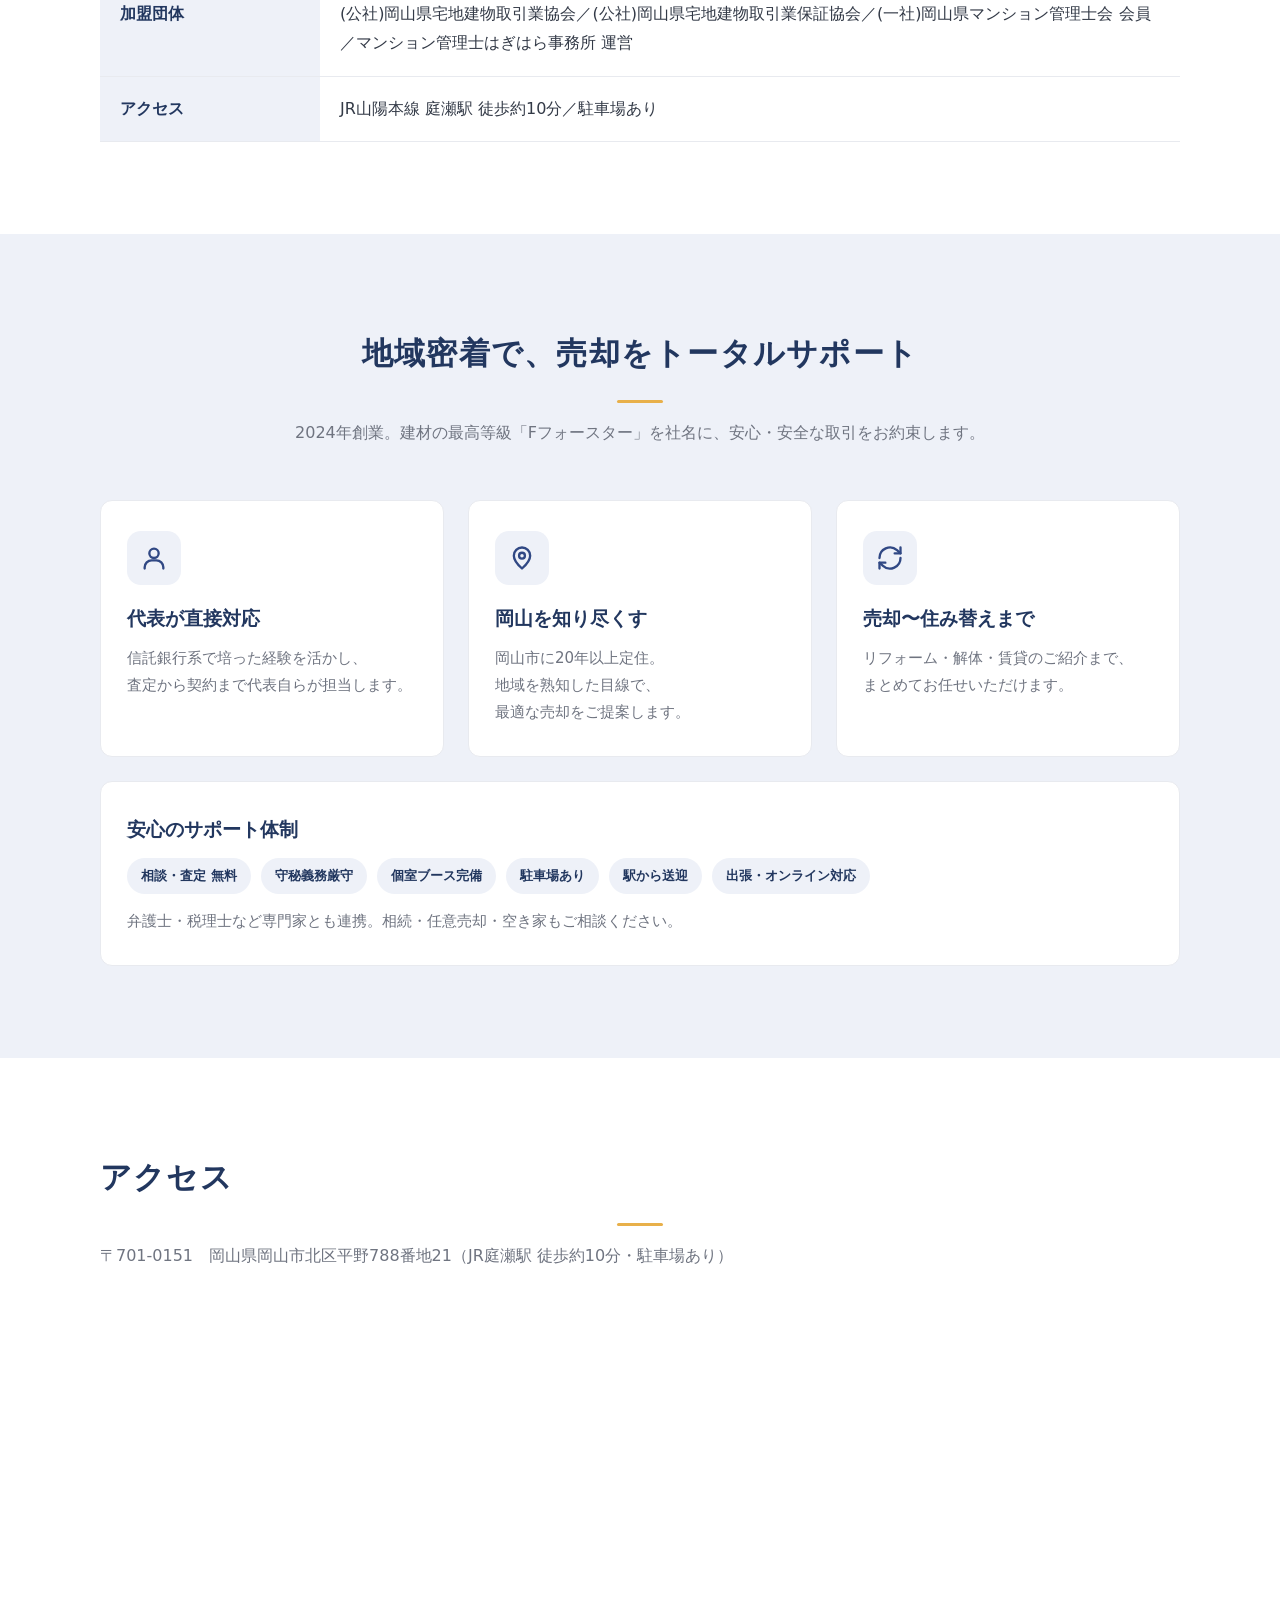
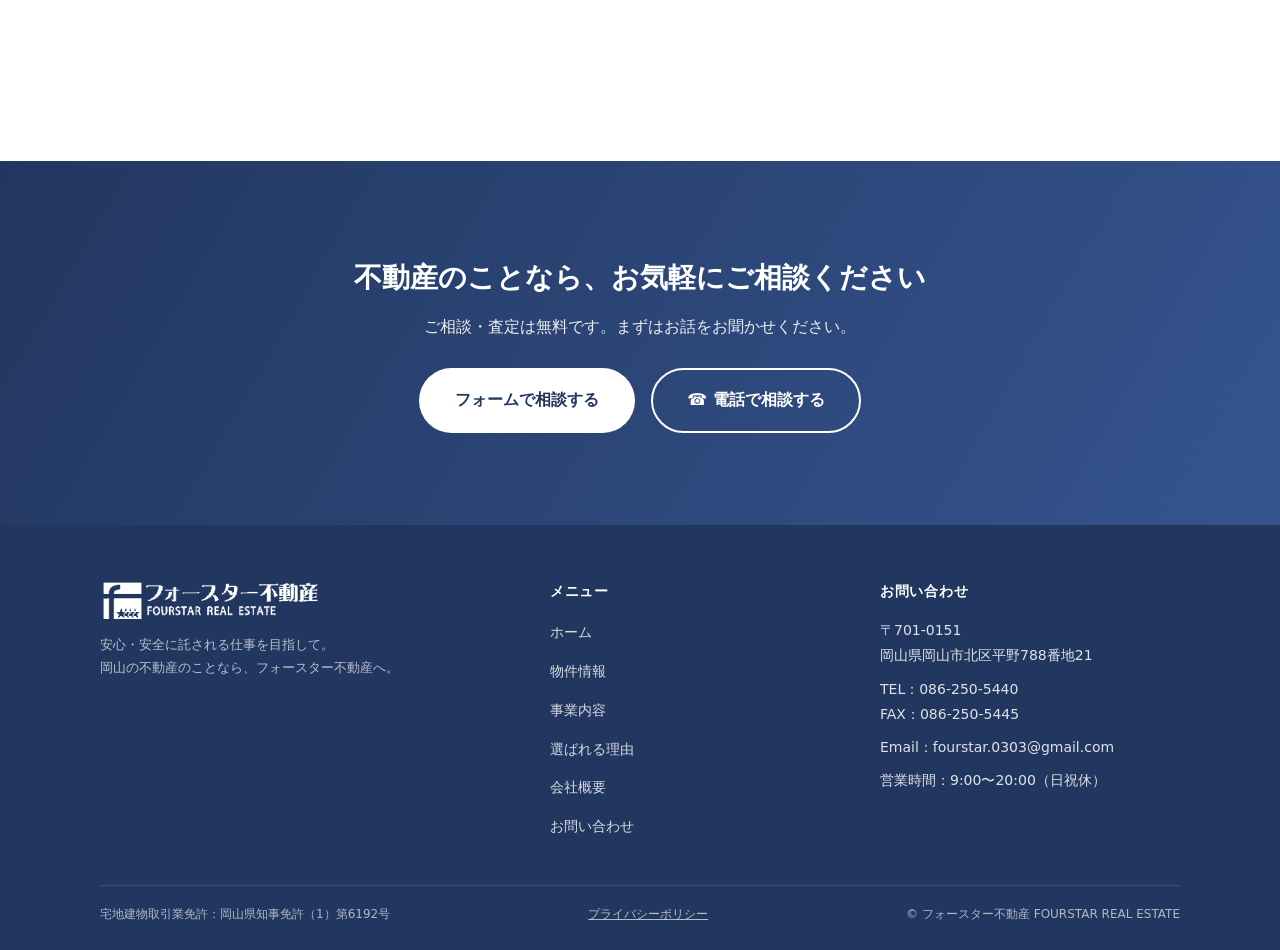
<file: company.html>
<!DOCTYPE html>
<!-- =========================================================================
     フォースター不動産 会社概要ページ（company.html）
     ========================================================================= -->
<html lang="ja">
<head>
  <meta charset="UTF-8">
  <meta name="viewport" content="width=device-width, initial-scale=1.0">
  <title>会社概要｜フォースター不動産</title>
  <meta name="description" content="フォースター不動産の会社概要。会社情報、宅地建物取引業免許番号、所在地・アクセスをご案内します。">
  <!-- ★独自ドメインに切り替えたら「https://micchi1122hagi-maker.github.io/fourstar-realestate/」を新しいURLに一括置換してください -->
  <link rel="canonical" href="https://micchi1122hagi-maker.github.io/fourstar-realestate/company.html">
  <meta property="og:type" content="website">
  <meta property="og:site_name" content="フォースター不動産">
  <meta property="og:title" content="会社概要｜フォースター不動産">
  <meta property="og:description" content="フォースター不動産の会社概要。会社情報、宅地建物取引業免許番号、所在地・アクセスをご案内します。">
  <meta property="og:url" content="https://micchi1122hagi-maker.github.io/fourstar-realestate/company.html">
  <meta property="og:image" content="https://micchi1122hagi-maker.github.io/fourstar-realestate/images/hero.jpg">
  <meta property="og:locale" content="ja_JP">
  <meta name="twitter:card" content="summary_large_image">
  <link rel="icon" href="images/logo.png">
  <link rel="apple-touch-icon" href="images/logo.png">

  <link rel="stylesheet" href="css/style.css">
</head>
<body>

  <!-- ============ ヘッダー（全ページ共通）============ -->
  <header class="site-header">
    <div class="container header-inner">
      <a href="index.html" class="logo"><img src="images/logo.png" alt="フォースター不動産"></a>
      <nav class="nav" aria-label="メインメニュー">
        <ul>
          <li><a href="index.html">ホーム</a></li>
          <li><a href="properties.html">物件情報</a></li>
          <li><a href="index.html#service">事業内容</a></li>
          <li><a href="company.html">会社概要</a></li>
          <li><a href="contact.html">お問い合わせ</a></li>
        </ul>
      </nav>
      <div class="header-actions">
        <div class="header-tel">
          <span class="cap">お電話でのご相談</span>
          <span class="num">☎ 086-250-5440</span>
        </div>
        <a href="contact.html" class="btn btn--primary">無料相談</a>
        <button class="nav-toggle" aria-label="メニューを開く" aria-expanded="false"><span></span></button>
      </div>
    </div>
  </header>

  <!-- ============ ページ見出し ============ -->
  <section class="page-hero">
    <div class="container">
      <span class="en">COMPANY</span>
      <h1>会社概要</h1>
    </div>
  </section>
  <div class="container">
    <p class="breadcrumb"><a href="index.html">ホーム</a> ＞ 会社概要</p>
  </div>

  <!-- ============ 会社情報（一番上）============ -->
  <section class="section">
    <div class="container">
      <div class="section-head" style="text-align:left;margin-bottom:20px;">
        <span class="en">OVERVIEW</span>
        <h2>会社情報</h2>
      </div>

      <!-- ここから編集（項目＝<tr><th>項目名</th><td>内容</td></tr>）-->
      <table class="info-table">
        <tbody>
          <tr><th>会社名</th><td>フォースター不動産（FOURSTAR REAL ESTATE）</td></tr>
          <tr><th>代表者</th><td>萩原 通彦(はぎわら みちひこ)</td></tr>
          <tr><th>所在地</th><td>〒701-0151　岡山県岡山市北区平野788番地21</td></tr>
          <tr><th>電話番号</th><td>086-250-5440</td></tr>
          <tr><th>FAX</th><td>086-250-5445</td></tr>
          <tr><th>Email</th><td>fourstar.0303@gmail.com</td></tr>
          <tr><th>設立</th><td>2024年12月</td></tr>
          <tr><th>営業時間</th><td>9:00〜20:00</td></tr>
          <tr><th>定休日</th><td>日曜・祝日(お客様のご予定に合わせて対応いたします)</td></tr>
          <tr><th>事業内容</th><td>不動産売買仲介業／不動産管理業／不動産コンサルティング業／空き家管理／空き家ビジネス／ファイナンシャルプランニング<br>(付随サービス：リフォーム・解体工事／引越し業者のご紹介／不用品処分)</td></tr>
          <tr><th>対応エリア</th><td>岡山県全域(岡山市・倉敷市・総社市 ほか)および広島県</td></tr>
          <tr><th>保有資格</th><td>宅地建物取引士／マンション管理士／不動産コンサルティングマスター／賃貸不動産経営管理士／日本FP協会認定AFP</td></tr>
          <tr><th>代表者略歴</th><td>大阪のマンションデベロッパーで新築分譲・用地取得に従事後、地元・岡山へ帰郷。建売・注文住宅の販売を経て、信託銀行系不動産会社で土地・中古戸建・マンション・収益物件など一般仲介業務を約10年経験。令和6年に独立し、フォースター不動産を設立。</td></tr>
          <tr><th>宅地建物取引業免許</th><td>岡山県知事免許（1）第6192号</td></tr>
          <tr><th>加盟団体</th><td>(公社)岡山県宅地建物取引業協会／(公社)岡山県宅地建物取引業保証協会／(一社)岡山県マンション管理士会 会員／マンション管理士はぎはら事務所 運営</td></tr>
          <tr><th>アクセス</th><td>JR山陽本線 庭瀬駅 徒歩約10分／駐車場あり</td></tr>
        </tbody>
      </table>
      <!-- ここまで -->
    </div>
  </section>

  <!-- ============ 私たちの強み・売却サポート ============ -->
  <section class="section section--sky">
    <div class="container">
      <div class="section-head">
        <span class="en">ABOUT</span>
        <h2 class="kw">地域密着で、<wbr>売却をトータルサポート</h2>
        <p class="kw">2024年創業。<wbr>建材の最高等級「Fフォースター」を<wbr>社名に、<wbr>安心・安全な取引を<wbr>お約束します。</p>
      </div>

      <!-- ここから編集 -->
      <!-- 強み3つ（アイコン付きカード）-->
      <div class="grid grid-3">
        <div class="card">
          <div class="ico"><svg viewBox="0 0 24 24" fill="none" stroke="currentColor" stroke-width="2" stroke-linecap="round" stroke-linejoin="round"><circle cx="12" cy="8" r="4"/><path d="M4 21v-1a6 6 0 0 1 6-6h4a6 6 0 0 1 6 6v1"/></svg></div>
          <h3>代表が直接対応</h3>
          <p class="kw">信託銀行系で培った経験を活かし、<wbr>査定から契約まで<wbr>代表自らが担当します。</p>
        </div>
        <div class="card">
          <div class="ico"><svg viewBox="0 0 24 24" fill="none" stroke="currentColor" stroke-width="2" stroke-linecap="round" stroke-linejoin="round"><path d="M12 21s-7-6.3-7-11a7 7 0 0 1 14 0c0 4.7-7 11-7 11z"/><circle cx="12" cy="10" r="2.5"/></svg></div>
          <h3>岡山を知り尽くす</h3>
          <p class="kw">岡山市に20年以上定住。<wbr>地域を熟知した目線で、<wbr>最適な売却をご提案します。</p>
        </div>
        <div class="card">
          <div class="ico"><svg viewBox="0 0 24 24" fill="none" stroke="currentColor" stroke-width="2" stroke-linecap="round" stroke-linejoin="round"><path d="M3 12a9 9 0 0 1 15-6.7L21 8"/><path d="M21 3v5h-5"/><path d="M21 12a9 9 0 0 1-15 6.7L3 16"/><path d="M3 21v-5h5"/></svg></div>
          <h3>売却〜住み替えまで</h3>
          <p class="kw">リフォーム・解体・賃貸のご紹介まで、<wbr>まとめてお任せいただけます。</p>
        </div>
      </div>

      <!-- サポート体制（要点タグで見せる）-->
      <div class="grid" style="margin-top:24px;">
        <div class="card">
          <h3>安心のサポート体制</h3>
          <div class="quals" style="margin:12px 0 0;">
            <span>相談・査定 無料</span>
            <span>守秘義務厳守</span>
            <span>個室ブース完備</span>
            <span>駐車場あり</span>
            <span>駅から送迎</span>
            <span>出張・オンライン対応</span>
          </div>
          <p style="margin-top:14px;">弁護士・税理士など専門家とも連携。相続・任意売却・空き家もご相談ください。</p>
        </div>
      </div>
      <!-- ここまで -->
    </div>
  </section>

  <!-- ============ アクセス（地図）============ -->
  <section class="section">
    <div class="container">
      <div class="section-head" style="text-align:left;margin-bottom:28px;">
        <span class="en">ACCESS</span>
        <h2>アクセス</h2>
        <p>〒701-0151　岡山県岡山市北区平野788番地21（JR庭瀬駅 徒歩約10分・駐車場あり）</p>
      </div>
      <!-- 地図：住所から自動表示しています。差し替え不要です。 -->
      <iframe class="map-embed"
        src="https://maps.google.com/maps?q=%E5%B2%A1%E5%B1%B1%E7%9C%8C%E5%B2%A1%E5%B1%B1%E5%B8%82%E5%8C%97%E5%8C%BA%E5%B9%B3%E9%87%8E788-21&output=embed"
        loading="lazy" referrerpolicy="no-referrer-when-downgrade"
        title="フォースター不動産の地図"></iframe>
    </div>
  </section>

  <!-- ============ CTA ============ -->
  <section class="section cta">
    <div class="container">
      <h2>不動産のことなら、お気軽にご相談ください</h2>
      <p class="kw">ご相談・査定は無料です。<wbr>まずはお話をお聞かせください。</p>
      <div class="cta-actions">
        <a href="contact.html" class="btn btn--white btn--lg">フォームで相談する</a>
        <a href="tel:086-250-5440" class="btn btn--outline btn--lg" style="color:#fff;border-color:#fff;background:transparent;">☎ 電話で相談する</a>
      </div>
    </div>
  </section>

  <!-- ============ フッター（全ページ共通）============ -->
  <footer class="site-footer">
    <div class="container">
      <div class="footer-top">
        <div class="footer-brand">
          <img src="images/logo-transparent.png" alt="フォースター不動産">
          <p>安心・安全に託される仕事を目指して。<br>岡山の不動産のことなら、フォースター不動産へ。</p>
        </div>
        <div class="footer-col">
          <h4>メニュー</h4>
          <ul>
            <li><a href="index.html">ホーム</a></li>
            <li><a href="properties.html">物件情報</a></li>
            <li><a href="index.html#service">事業内容</a></li>
            <li><a href="index.html#reason">選ばれる理由</a></li>
            <li><a href="company.html">会社概要</a></li>
            <li><a href="contact.html">お問い合わせ</a></li>
          </ul>
        </div>
        <div class="footer-col footer-contact">
          <h4>お問い合わせ</h4>
          <p>〒701-0151<br>岡山県岡山市北区平野788番地21</p>
          <p>TEL：086-250-5440<br>FAX：086-250-5445</p>
          <p>Email：fourstar.0303@gmail.com</p>
          <p>営業時間：9:00〜20:00（日祝休）</p>
        </div>
      </div>
      <div class="footer-license">
        <span>宅地建物取引業免許：岡山県知事免許（1）第6192号</span>
        <span><a href="privacy.html">プライバシーポリシー</a></span>
        <span>&copy; フォースター不動産 FOURSTAR REAL ESTATE</span>
      </div>
    </div>
  </footer>

  <!-- 画面右下に常時浮く「無料相談」ボタン（スクロールしても固定で出ます）-->
  <a class="float-cta" href="contact.html"><span class="ico">✉</span>無料相談</a>

  <script src="js/main.js"></script>
</body>
</html>
</file>
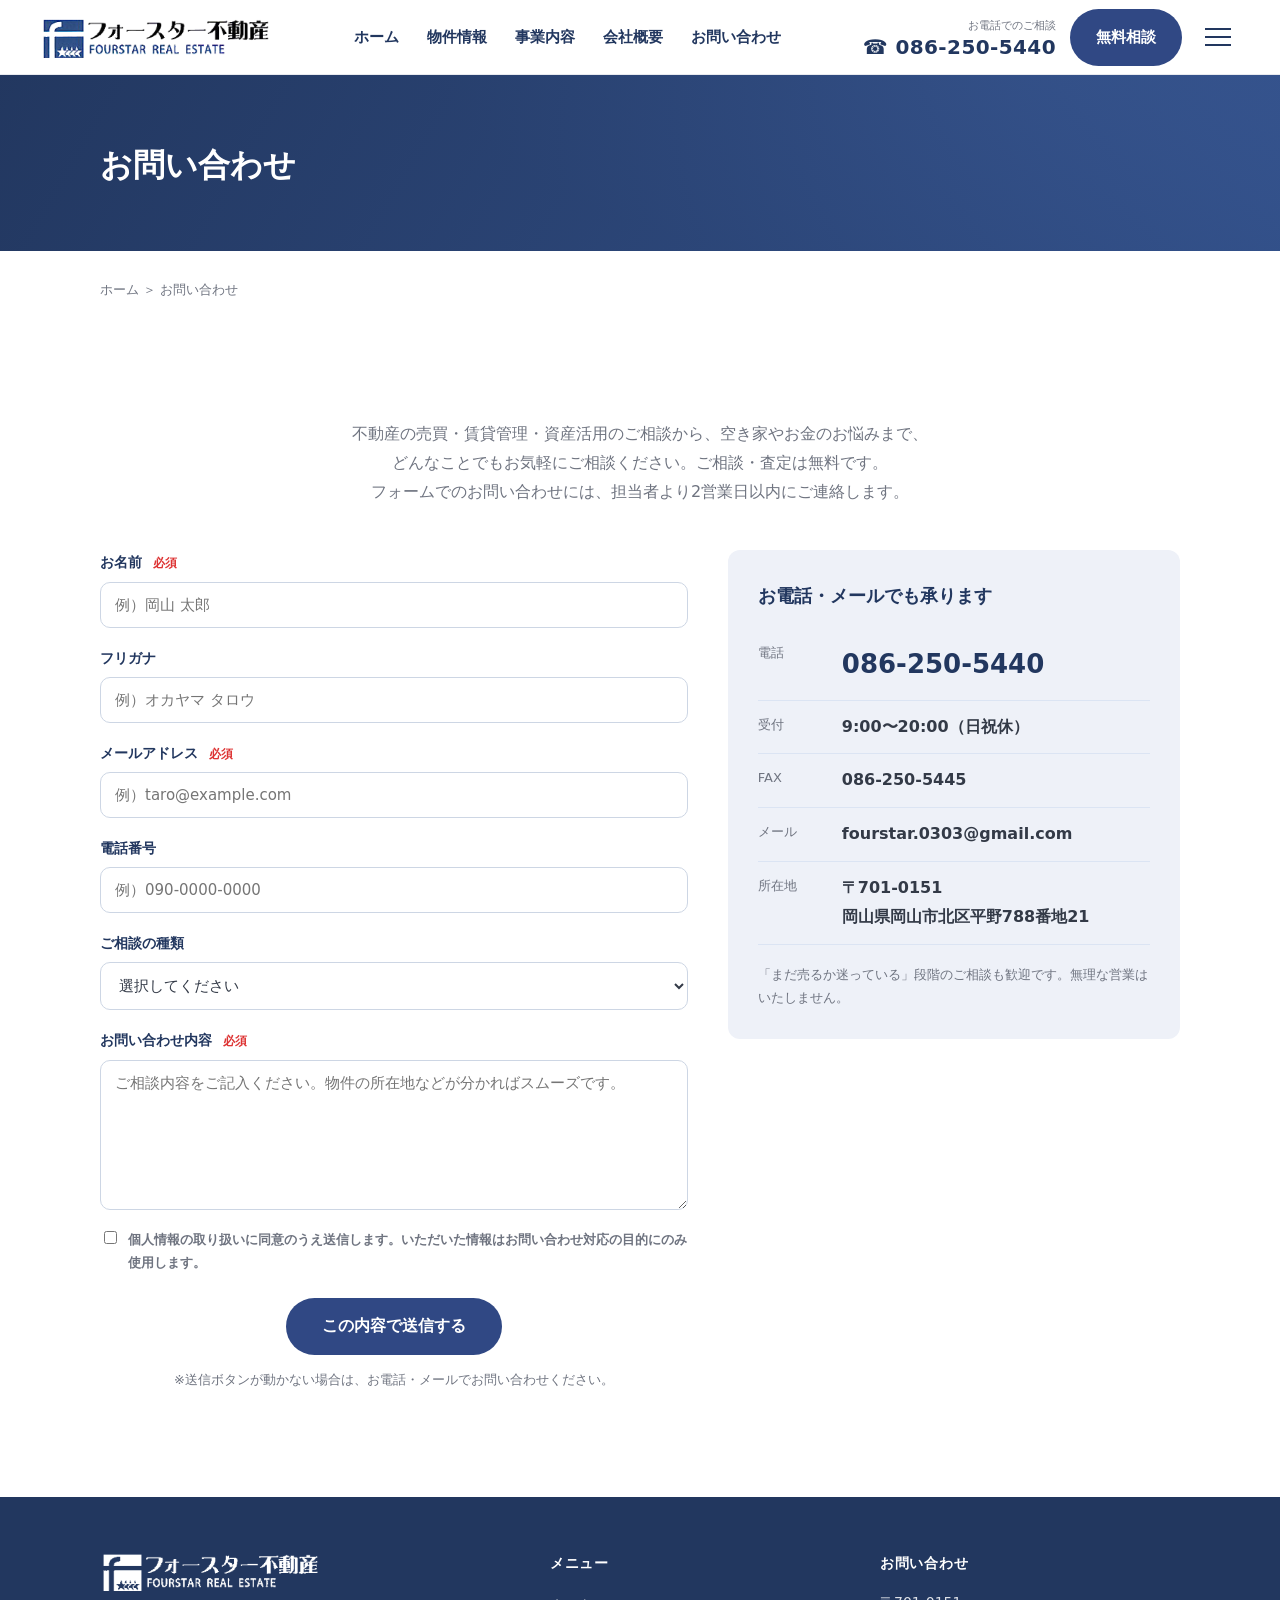
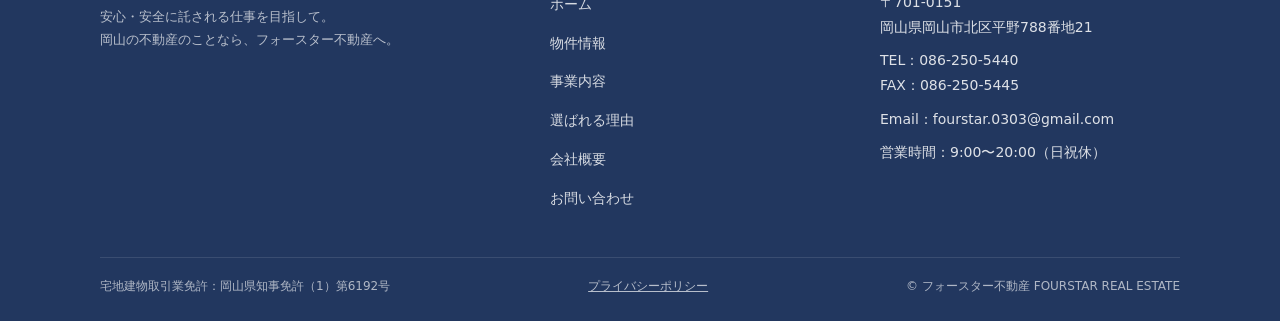
<file: contact.html>
<!DOCTYPE html>
<!-- =========================================================================
     フォースター不動産 お問い合わせページ（contact.html）
     -------------------------------------------------------------------------
     ★このフォームは「Formspree（フォームスプリー）」という無料サービスで、
       送信内容をメールで受け取ります（無料プランは月50件まで）。
       ・Formspreeに登録してフォームを作ると「フォームID」が発行されます。
         下の <form ...> の action="..." の最後の部分（今は mwllqerz）がそのIDです。
       ・送信は js/main.js がページを移動せずに行い、結果をボタンの下に表示します。
       ・届くメールアドレスは Formspree の管理画面で設定します。
     ========================================================================= -->
<html lang="ja">
<head>
  <meta charset="UTF-8">
  <meta name="viewport" content="width=device-width, initial-scale=1.0">
  <title>お問い合わせ｜フォースター不動産</title>
  <meta name="description" content="フォースター不動産へのお問い合わせ・無料相談はこちら。フォーム・お電話・メールで承ります。">
  <!-- ★独自ドメインに切り替えたら「https://micchi1122hagi-maker.github.io/fourstar-realestate/」を新しいURLに一括置換してください -->
  <link rel="canonical" href="https://micchi1122hagi-maker.github.io/fourstar-realestate/contact.html">
  <meta property="og:type" content="website">
  <meta property="og:site_name" content="フォースター不動産">
  <meta property="og:title" content="お問い合わせ｜フォースター不動産">
  <meta property="og:description" content="フォースター不動産へのお問い合わせ・無料相談はこちら。フォーム・お電話・メールで承ります。">
  <meta property="og:url" content="https://micchi1122hagi-maker.github.io/fourstar-realestate/contact.html">
  <meta property="og:image" content="https://micchi1122hagi-maker.github.io/fourstar-realestate/images/hero.jpg">
  <meta property="og:locale" content="ja_JP">
  <meta name="twitter:card" content="summary_large_image">
  <link rel="icon" href="images/logo.png">
  <link rel="apple-touch-icon" href="images/logo.png">

  <link rel="stylesheet" href="css/style.css">
</head>
<body>

  <!-- ============ ヘッダー（全ページ共通）============ -->
  <header class="site-header">
    <div class="container header-inner">
      <a href="index.html" class="logo"><img src="images/logo.png" alt="フォースター不動産"></a>
      <nav class="nav" aria-label="メインメニュー">
        <ul>
          <li><a href="index.html">ホーム</a></li>
          <li><a href="properties.html">物件情報</a></li>
          <li><a href="index.html#service">事業内容</a></li>
          <li><a href="company.html">会社概要</a></li>
          <li><a href="contact.html">お問い合わせ</a></li>
        </ul>
      </nav>
      <div class="header-actions">
        <div class="header-tel">
          <span class="cap">お電話でのご相談</span>
          <span class="num">☎ 086-250-5440</span>
        </div>
        <a href="contact.html" class="btn btn--primary">無料相談</a>
        <button class="nav-toggle" aria-label="メニューを開く" aria-expanded="false"><span></span></button>
      </div>
    </div>
  </header>

  <!-- ============ ページ見出し ============ -->
  <section class="page-hero">
    <div class="container">
      <span class="en">CONTACT</span>
      <h1>お問い合わせ</h1>
    </div>
  </section>
  <div class="container">
    <p class="breadcrumb"><a href="index.html">ホーム</a> ＞ お問い合わせ</p>
  </div>

  <!-- ============ 本文 ============ -->
  <section class="section">
    <div class="container">
      <p class="kw" style="text-align:center;color:var(--muted);max-width:680px;margin:0 auto 44px;">
        不動産の売買・賃貸管理・資産活用のご相談から、<wbr>空き家やお金のお悩みまで、<wbr>どんなことでもお気軽にご相談ください。<wbr>ご相談・査定は無料です。<wbr>フォームでのお問い合わせには、<wbr>担当者より2営業日以内に<wbr>ご連絡します。
      </p>

      <div class="contact-grid">

        <!-- ---- 左：入力フォーム ---- -->
        <div>
          <!-- ★送信内容は Formspree 経由でメールに届きます。
                action の最後の「mwllqerz」が Formspree のフォームIDです（作り直したらここを書き換え）。
                送信は js/main.js がページを移動せずに行い、結果をフォームの下に表示します。-->
          <form class="form" id="contact-form" action="https://formspree.io/f/mwllqerz" method="POST">

            <div class="field">
              <label>お名前 <span class="req">必須</span></label>
              <input type="text" name="お名前" required placeholder="例）岡山 太郎">
            </div>

            <div class="field">
              <label>フリガナ</label>
              <input type="text" name="フリガナ" placeholder="例）オカヤマ タロウ">
            </div>

            <div class="field">
              <label>メールアドレス <span class="req">必須</span></label>
              <input type="email" name="email" required placeholder="例）taro@example.com">
            </div>

            <div class="field">
              <label>電話番号</label>
              <input type="tel" name="電話番号" placeholder="例）090-0000-0000">
            </div>

            <div class="field">
              <label>ご相談の種類</label>
              <select name="ご相談の種類">
                <option value="">選択してください</option>
                <option>不動産の売却について</option>
                <option>不動産の買取について</option>
                <option>賃貸物件について</option>
                <option>リフォーム・解体について</option>
                <option>お片付け・不用品処分について</option>
                <option>その他</option>
              </select>
            </div>

            <div class="field">
              <label>お問い合わせ内容 <span class="req">必須</span></label>
              <textarea name="お問い合わせ内容" required placeholder="ご相談内容をご記入ください。物件の所在地などが分かればスムーズです。"></textarea>
            </div>

            <label class="privacy">
              <input type="checkbox" required>
              <span>個人情報の取り扱いに同意のうえ送信します。いただいた情報はお問い合わせ対応の目的にのみ使用します。</span>
            </label>

            <!-- Formspreeの設定（触らなくてOK）
                 _subject：届くメールの件名
                 _gotcha：迷惑メール対策（人には見えない入力欄）
                 ※メール欄の name="email" は、届いたメールに「返信」すると
                   お客様のアドレス宛になるための名前です。変えないでください。-->
            <input type="hidden" name="_subject" value="【HPお問い合わせ】フォースター不動産">
            <input type="text" name="_gotcha" style="display:none" tabindex="-1" autocomplete="off">

            <div class="submit">
              <button type="submit" class="btn btn--primary btn--lg">この内容で送信する</button>
              <p class="form-status" role="status" aria-live="polite" hidden></p>
              <p class="note">※送信ボタンが動かない場合は、お電話・メールでお問い合わせください。</p>
            </div>
          </form>
        </div>

        <!-- ---- 右：電話・メール等 ---- -->
        <aside class="contact-side">
          <h3>お電話・メールでも承ります</h3>
          <div class="row">
            <span class="lbl">電話</span>
            <span class="val"><a href="tel:086-250-5440" class="tel-big">086-250-5440</a></span>
          </div>
          <div class="row">
            <span class="lbl">受付</span>
            <span class="val">9:00〜20:00（日祝休）</span>
          </div>
          <div class="row">
            <span class="lbl">FAX</span>
            <span class="val">086-250-5445</span>
          </div>
          <div class="row">
            <span class="lbl">メール</span>
            <span class="val">fourstar.0303@gmail.com</span>
          </div>
          <div class="row">
            <span class="lbl">所在地</span>
            <span class="val">〒701-0151<br>岡山県岡山市北区平野788番地21</span>
          </div>
          <p style="margin:18px 0 0;font-size:13px;color:var(--muted);">
            「まだ売るか迷っている」段階のご相談も歓迎です。無理な営業はいたしません。
          </p>
        </aside>

      </div>
    </div>
  </section>

  <!-- ============ フッター（全ページ共通）============ -->
  <footer class="site-footer">
    <div class="container">
      <div class="footer-top">
        <div class="footer-brand">
          <img src="images/logo-transparent.png" alt="フォースター不動産">
          <p>安心・安全に託される仕事を目指して。<br>岡山の不動産のことなら、フォースター不動産へ。</p>
        </div>
        <div class="footer-col">
          <h4>メニュー</h4>
          <ul>
            <li><a href="index.html">ホーム</a></li>
            <li><a href="properties.html">物件情報</a></li>
            <li><a href="index.html#service">事業内容</a></li>
            <li><a href="index.html#reason">選ばれる理由</a></li>
            <li><a href="company.html">会社概要</a></li>
            <li><a href="contact.html">お問い合わせ</a></li>
          </ul>
        </div>
        <div class="footer-col footer-contact">
          <h4>お問い合わせ</h4>
          <p>〒701-0151<br>岡山県岡山市北区平野788番地21</p>
          <p>TEL：086-250-5440<br>FAX：086-250-5445</p>
          <p>Email：fourstar.0303@gmail.com</p>
          <p>営業時間：9:00〜20:00（日祝休）</p>
        </div>
      </div>
      <div class="footer-license">
        <span>宅地建物取引業免許：岡山県知事免許（1）第6192号</span>
        <span><a href="privacy.html">プライバシーポリシー</a></span>
        <span>&copy; フォースター不動産 FOURSTAR REAL ESTATE</span>
      </div>
    </div>
  </footer>

  <script src="js/main.js"></script>
</body>
</html>
</file>
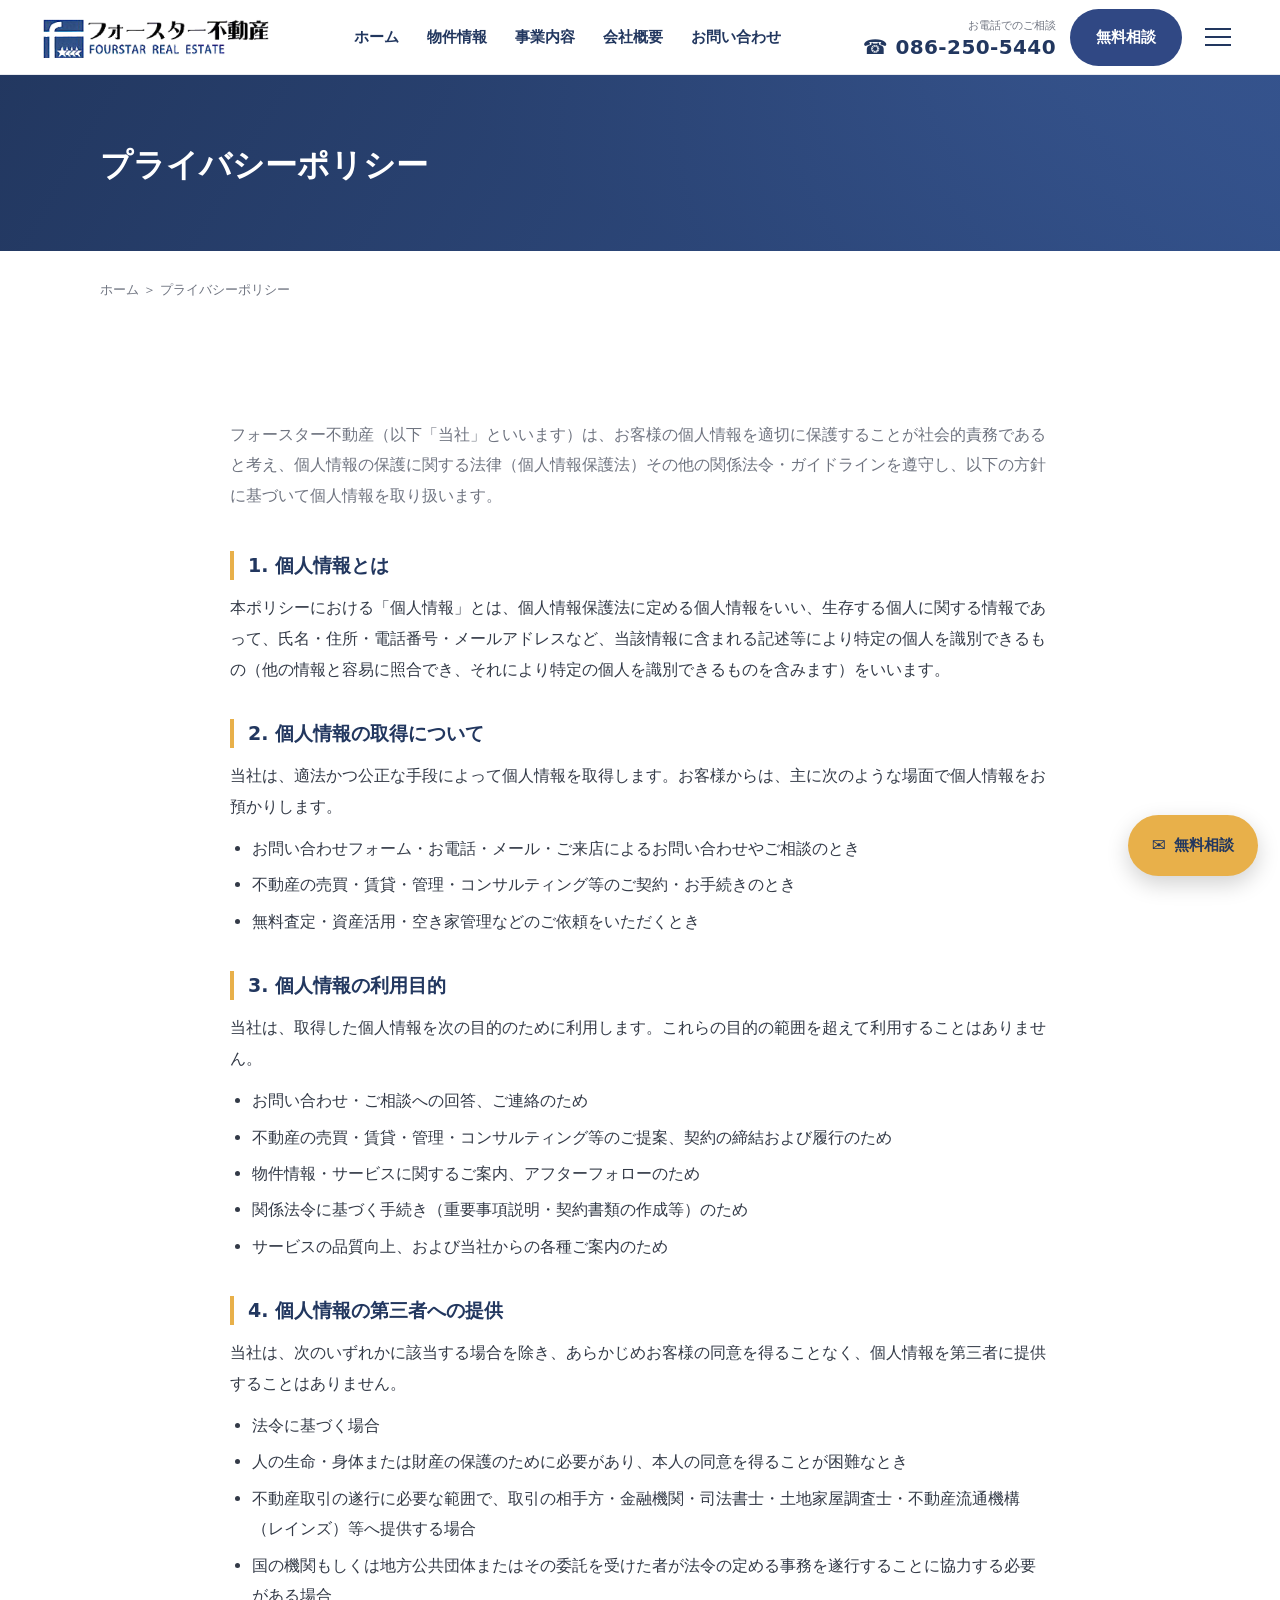
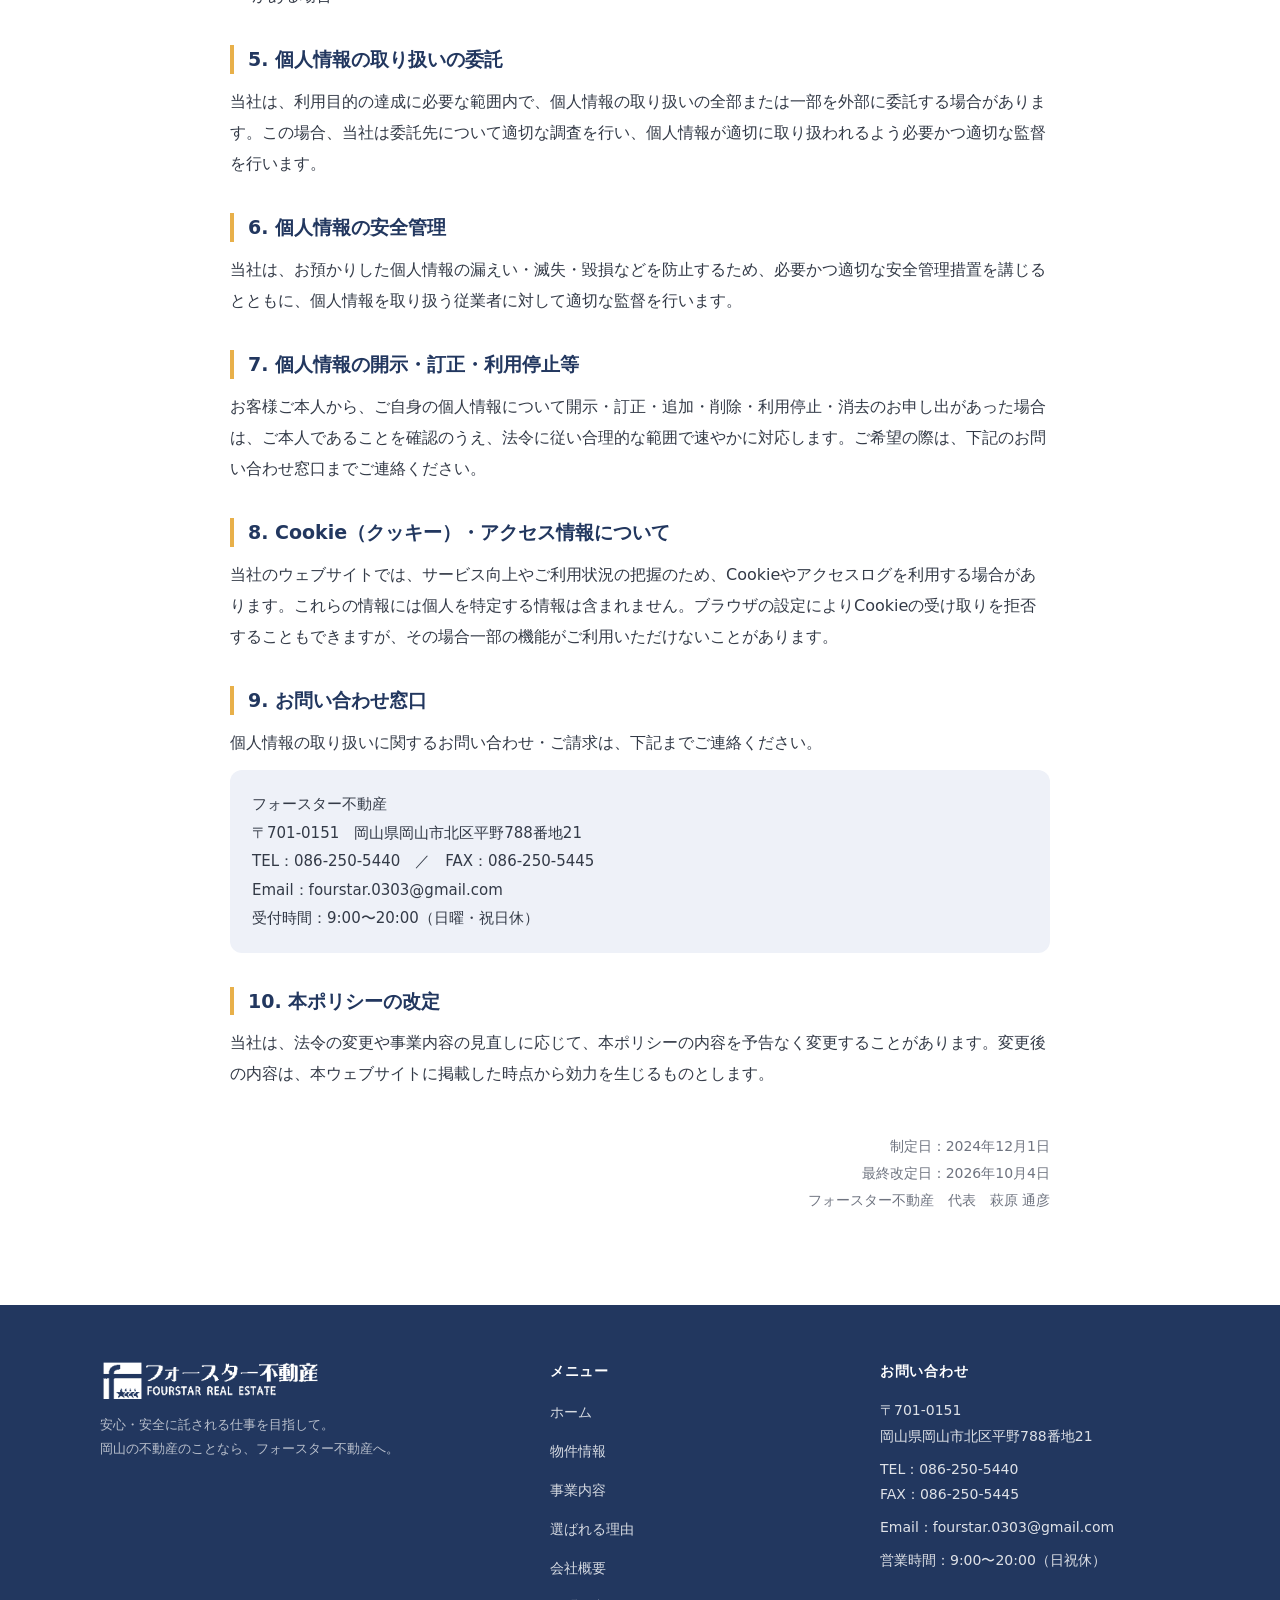
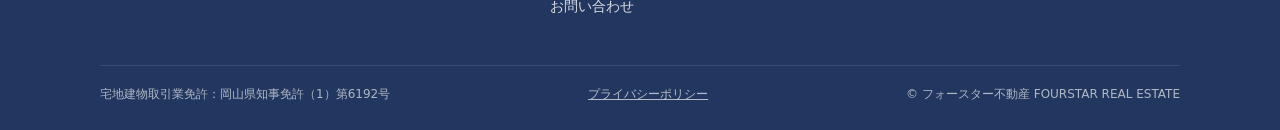
<file: privacy.html>
<!DOCTYPE html>
<!-- =========================================================================
     フォースター不動産 プライバシーポリシー（privacy.html）
     -------------------------------------------------------------------------
     ★編集について
       ・本文は <section class="section"> の中、「ここから編集」〜「ここまで」の
         あいだを書き換えてください。
       ・会社名・連絡先などは会社概要（company.html）とそろえています。変更する
         ときは両方を直してください。
       ・ページ下の「制定日・改定日」は、内容を見直したときに日付を更新します。
     ========================================================================= -->
<html lang="ja">
<head>
  <meta charset="UTF-8">
  <meta name="viewport" content="width=device-width, initial-scale=1.0">
  <title>プライバシーポリシー｜フォースター不動産</title>
  <meta name="description" content="フォースター不動産の個人情報保護方針（プライバシーポリシー）です。お客様の個人情報の取り扱いについてご説明します。">
  <!-- ★独自ドメインに切り替えたら「https://micchi1122hagi-maker.github.io/fourstar-realestate/」を新しいURLに一括置換してください -->
  <link rel="canonical" href="https://micchi1122hagi-maker.github.io/fourstar-realestate/privacy.html">
  <meta property="og:type" content="website">
  <meta property="og:site_name" content="フォースター不動産">
  <meta property="og:title" content="プライバシーポリシー｜フォースター不動産">
  <meta property="og:description" content="フォースター不動産の個人情報保護方針（プライバシーポリシー）です。">
  <meta property="og:url" content="https://micchi1122hagi-maker.github.io/fourstar-realestate/privacy.html">
  <meta property="og:image" content="https://micchi1122hagi-maker.github.io/fourstar-realestate/images/hero.jpg">
  <meta property="og:locale" content="ja_JP">
  <meta name="twitter:card" content="summary_large_image">
  <link rel="icon" href="images/logo.png">
  <link rel="apple-touch-icon" href="images/logo.png">

  <link rel="stylesheet" href="css/style.css">
  <!-- このページだけの体裁（共通のstyle.cssは変更していません）-->
  <style>
    .legal { max-width: 820px; margin: 0 auto; }
    .legal .lead { color: var(--muted); margin: 0 0 40px; line-height: 1.9; }
    .legal .policy-item { margin: 0 0 34px; }
    .legal h2 {
      font-size: 19px; color: var(--navy); margin: 0 0 12px;
      padding: 0 0 0 14px; border-left: 4px solid var(--gold); line-height: 1.5;
    }
    .legal p { line-height: 1.95; margin: 0 0 12px; }
    .legal ul, .legal ol { margin: 10px 0 12px; padding-left: 1.4em; }
    .legal li { line-height: 1.9; margin: 0 0 6px; }
    .legal .policy-note {
      background: var(--sky); border-radius: var(--radius);
      padding: 20px 22px; margin: 6px 0 0; font-size: 15px; line-height: 1.9;
    }
    .legal .revised { color: var(--muted); font-size: 14px; text-align: right; margin: 44px 0 0; line-height: 1.9; }
  </style>
</head>
<body>

  <!-- ============ ヘッダー（全ページ共通）============ -->
  <header class="site-header">
    <div class="container header-inner">
      <a href="index.html" class="logo"><img src="images/logo.png" alt="フォースター不動産"></a>
      <nav class="nav" aria-label="メインメニュー">
        <ul>
          <li><a href="index.html">ホーム</a></li>
          <li><a href="properties.html">物件情報</a></li>
          <li><a href="index.html#service">事業内容</a></li>
          <li><a href="company.html">会社概要</a></li>
          <li><a href="contact.html">お問い合わせ</a></li>
        </ul>
      </nav>
      <div class="header-actions">
        <div class="header-tel">
          <span class="cap">お電話でのご相談</span>
          <span class="num">☎ 086-250-5440</span>
        </div>
        <a href="contact.html" class="btn btn--primary">無料相談</a>
        <button class="nav-toggle" aria-label="メニューを開く" aria-expanded="false"><span></span></button>
      </div>
    </div>
  </header>

  <!-- ============ ページ見出し ============ -->
  <section class="page-hero">
    <div class="container">
      <span class="en">PRIVACY POLICY</span>
      <h1>プライバシーポリシー</h1>
    </div>
  </section>
  <div class="container">
    <p class="breadcrumb"><a href="index.html">ホーム</a> ＞ プライバシーポリシー</p>
  </div>

  <!-- ============ 本文 ============ -->
  <section class="section">
    <div class="container">
      <div class="legal">

        <!-- ここから編集 -->
        <p class="lead">
          フォースター不動産（以下「当社」といいます）は、お客様の個人情報を適切に保護することが社会的責務であると考え、個人情報の保護に関する法律（個人情報保護法）その他の関係法令・ガイドラインを遵守し、以下の方針に基づいて個人情報を取り扱います。
        </p>

        <div class="policy-item">
          <h2>1. 個人情報とは</h2>
          <p>本ポリシーにおける「個人情報」とは、個人情報保護法に定める個人情報をいい、生存する個人に関する情報であって、氏名・住所・電話番号・メールアドレスなど、当該情報に含まれる記述等により特定の個人を識別できるもの（他の情報と容易に照合でき、それにより特定の個人を識別できるものを含みます）をいいます。</p>
        </div>

        <div class="policy-item">
          <h2>2. 個人情報の取得について</h2>
          <p>当社は、適法かつ公正な手段によって個人情報を取得します。お客様からは、主に次のような場面で個人情報をお預かりします。</p>
          <ul>
            <li>お問い合わせフォーム・お電話・メール・ご来店によるお問い合わせやご相談のとき</li>
            <li>不動産の売買・賃貸・管理・コンサルティング等のご契約・お手続きのとき</li>
            <li>無料査定・資産活用・空き家管理などのご依頼をいただくとき</li>
          </ul>
        </div>

        <div class="policy-item">
          <h2>3. 個人情報の利用目的</h2>
          <p>当社は、取得した個人情報を次の目的のために利用します。これらの目的の範囲を超えて利用することはありません。</p>
          <ul>
            <li>お問い合わせ・ご相談への回答、ご連絡のため</li>
            <li>不動産の売買・賃貸・管理・コンサルティング等のご提案、契約の締結および履行のため</li>
            <li>物件情報・サービスに関するご案内、アフターフォローのため</li>
            <li>関係法令に基づく手続き（重要事項説明・契約書類の作成等）のため</li>
            <li>サービスの品質向上、および当社からの各種ご案内のため</li>
          </ul>
        </div>

        <div class="policy-item">
          <h2>4. 個人情報の第三者への提供</h2>
          <p>当社は、次のいずれかに該当する場合を除き、あらかじめお客様の同意を得ることなく、個人情報を第三者に提供することはありません。</p>
          <ul>
            <li>法令に基づく場合</li>
            <li>人の生命・身体または財産の保護のために必要があり、本人の同意を得ることが困難なとき</li>
            <li>不動産取引の遂行に必要な範囲で、取引の相手方・金融機関・司法書士・土地家屋調査士・不動産流通機構（レインズ）等へ提供する場合</li>
            <li>国の機関もしくは地方公共団体またはその委託を受けた者が法令の定める事務を遂行することに協力する必要がある場合</li>
          </ul>
        </div>

        <div class="policy-item">
          <h2>5. 個人情報の取り扱いの委託</h2>
          <p>当社は、利用目的の達成に必要な範囲内で、個人情報の取り扱いの全部または一部を外部に委託する場合があります。この場合、当社は委託先について適切な調査を行い、個人情報が適切に取り扱われるよう必要かつ適切な監督を行います。</p>
        </div>

        <div class="policy-item">
          <h2>6. 個人情報の安全管理</h2>
          <p>当社は、お預かりした個人情報の漏えい・滅失・毀損などを防止するため、必要かつ適切な安全管理措置を講じるとともに、個人情報を取り扱う従業者に対して適切な監督を行います。</p>
        </div>

        <div class="policy-item">
          <h2>7. 個人情報の開示・訂正・利用停止等</h2>
          <p>お客様ご本人から、ご自身の個人情報について開示・訂正・追加・削除・利用停止・消去のお申し出があった場合は、ご本人であることを確認のうえ、法令に従い合理的な範囲で速やかに対応します。ご希望の際は、下記のお問い合わせ窓口までご連絡ください。</p>
        </div>

        <div class="policy-item">
          <h2>8. Cookie（クッキー）・アクセス情報について</h2>
          <p>当社のウェブサイトでは、サービス向上やご利用状況の把握のため、Cookieやアクセスログを利用する場合があります。これらの情報には個人を特定する情報は含まれません。ブラウザの設定によりCookieの受け取りを拒否することもできますが、その場合一部の機能がご利用いただけないことがあります。</p>
        </div>

        <div class="policy-item">
          <h2>9. お問い合わせ窓口</h2>
          <p>個人情報の取り扱いに関するお問い合わせ・ご請求は、下記までご連絡ください。</p>
          <div class="policy-note">
            フォースター不動産<br>
            〒701-0151　岡山県岡山市北区平野788番地21<br>
            TEL：086-250-5440　／　FAX：086-250-5445<br>
            Email：fourstar.0303@gmail.com<br>
            受付時間：9:00〜20:00（日曜・祝日休）
          </div>
        </div>

        <div class="policy-item">
          <h2>10. 本ポリシーの改定</h2>
          <p>当社は、法令の変更や事業内容の見直しに応じて、本ポリシーの内容を予告なく変更することがあります。変更後の内容は、本ウェブサイトに掲載した時点から効力を生じるものとします。</p>
        </div>

        <p class="revised">
          制定日：2024年12月1日<br>
          最終改定日：2026年10月4日<br>
          フォースター不動産　代表　萩原 通彦
        </p>
        <!-- ここまで -->

      </div>
    </div>
  </section>

  <!-- ============ フッター（全ページ共通）============ -->
  <footer class="site-footer">
    <div class="container">
      <div class="footer-top">
        <div class="footer-brand">
          <img src="images/logo-transparent.png" alt="フォースター不動産">
          <p>安心・安全に託される仕事を目指して。<br>岡山の不動産のことなら、フォースター不動産へ。</p>
        </div>
        <div class="footer-col">
          <h4>メニュー</h4>
          <ul>
            <li><a href="index.html">ホーム</a></li>
            <li><a href="properties.html">物件情報</a></li>
            <li><a href="index.html#service">事業内容</a></li>
            <li><a href="index.html#reason">選ばれる理由</a></li>
            <li><a href="company.html">会社概要</a></li>
            <li><a href="contact.html">お問い合わせ</a></li>
          </ul>
        </div>
        <div class="footer-col footer-contact">
          <h4>お問い合わせ</h4>
          <p>〒701-0151<br>岡山県岡山市北区平野788番地21</p>
          <p>TEL：086-250-5440<br>FAX：086-250-5445</p>
          <p>Email：fourstar.0303@gmail.com</p>
          <p>営業時間：9:00〜20:00（日祝休）</p>
        </div>
      </div>
      <div class="footer-license">
        <span>宅地建物取引業免許：岡山県知事免許（1）第6192号</span>
        <span><a href="privacy.html">プライバシーポリシー</a></span>
        <span>&copy; フォースター不動産 FOURSTAR REAL ESTATE</span>
      </div>
    </div>
  </footer>

  <!-- 画面右下に常時浮く「無料相談」ボタン（スクロールしても固定で出ます）-->
  <a class="float-cta" href="contact.html"><span class="ico">✉</span>無料相談</a>

  <script src="js/main.js"></script>
</body>
</html>
</file>
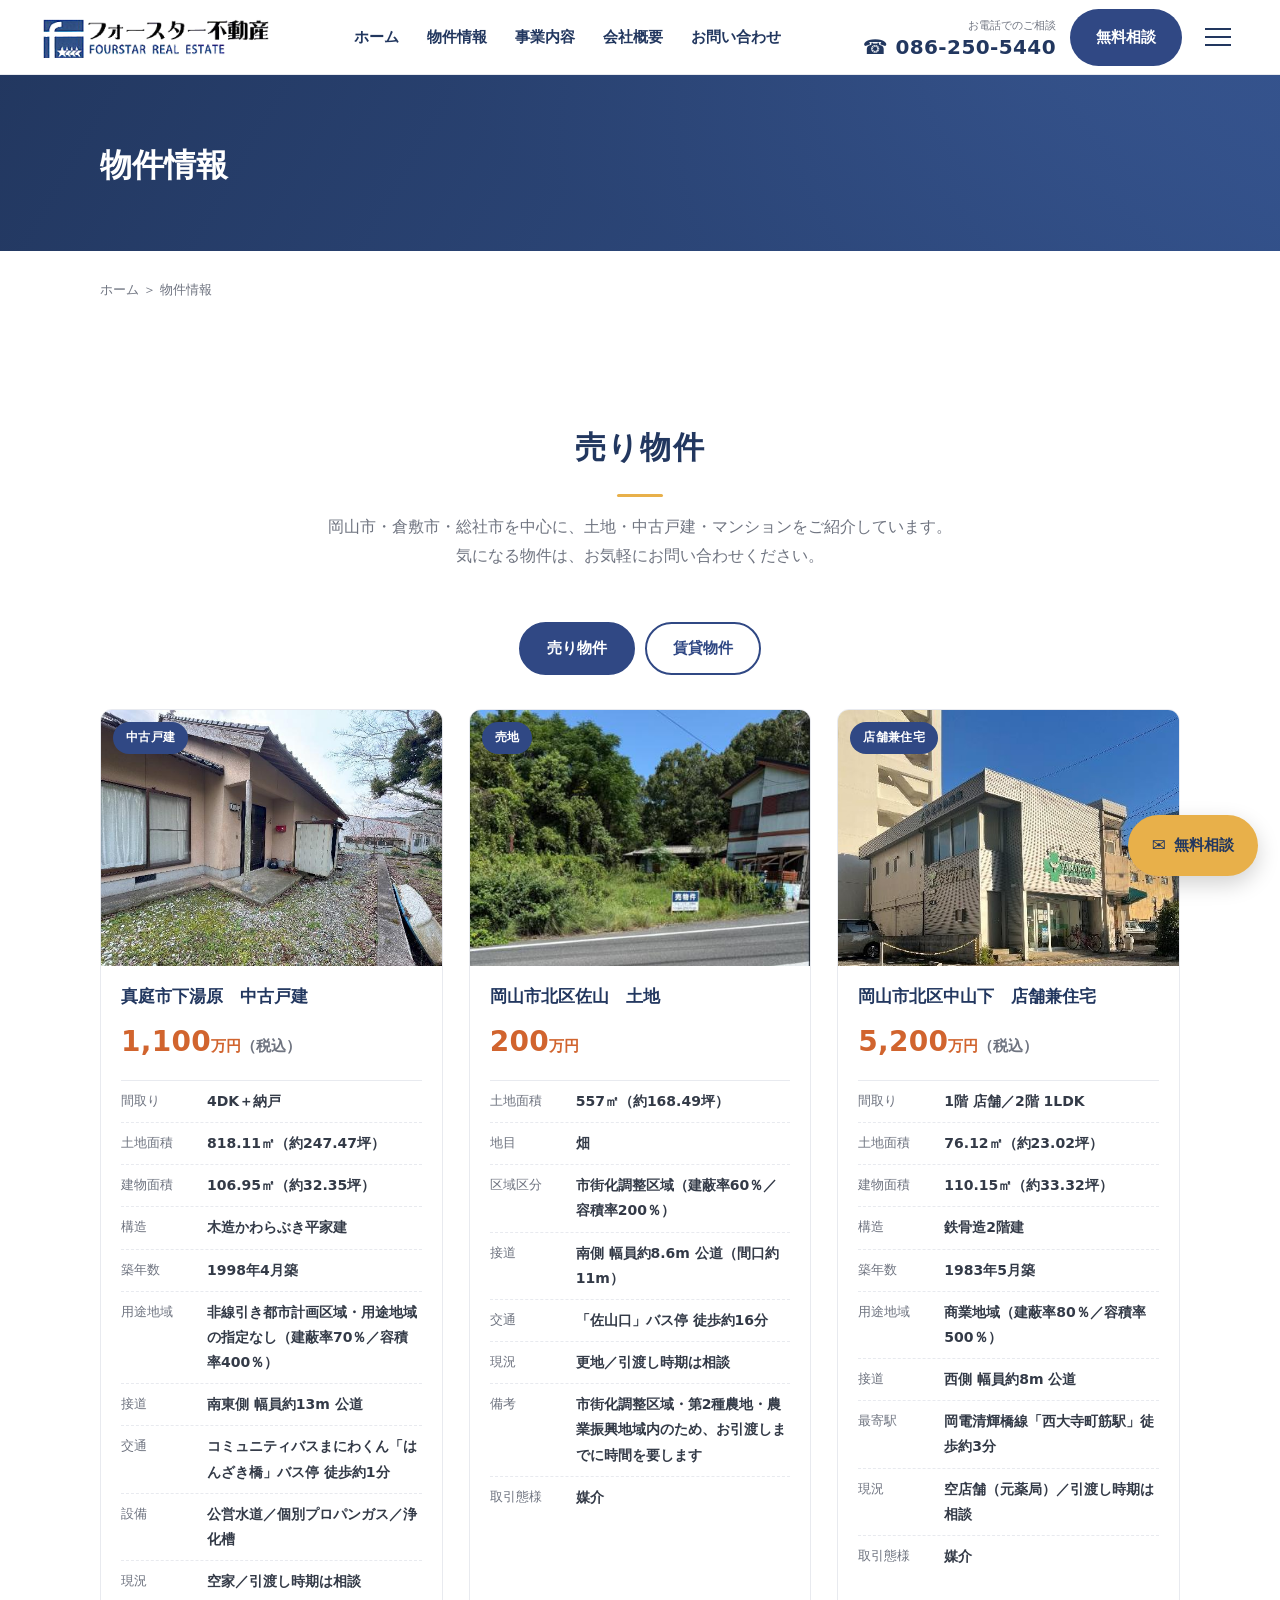
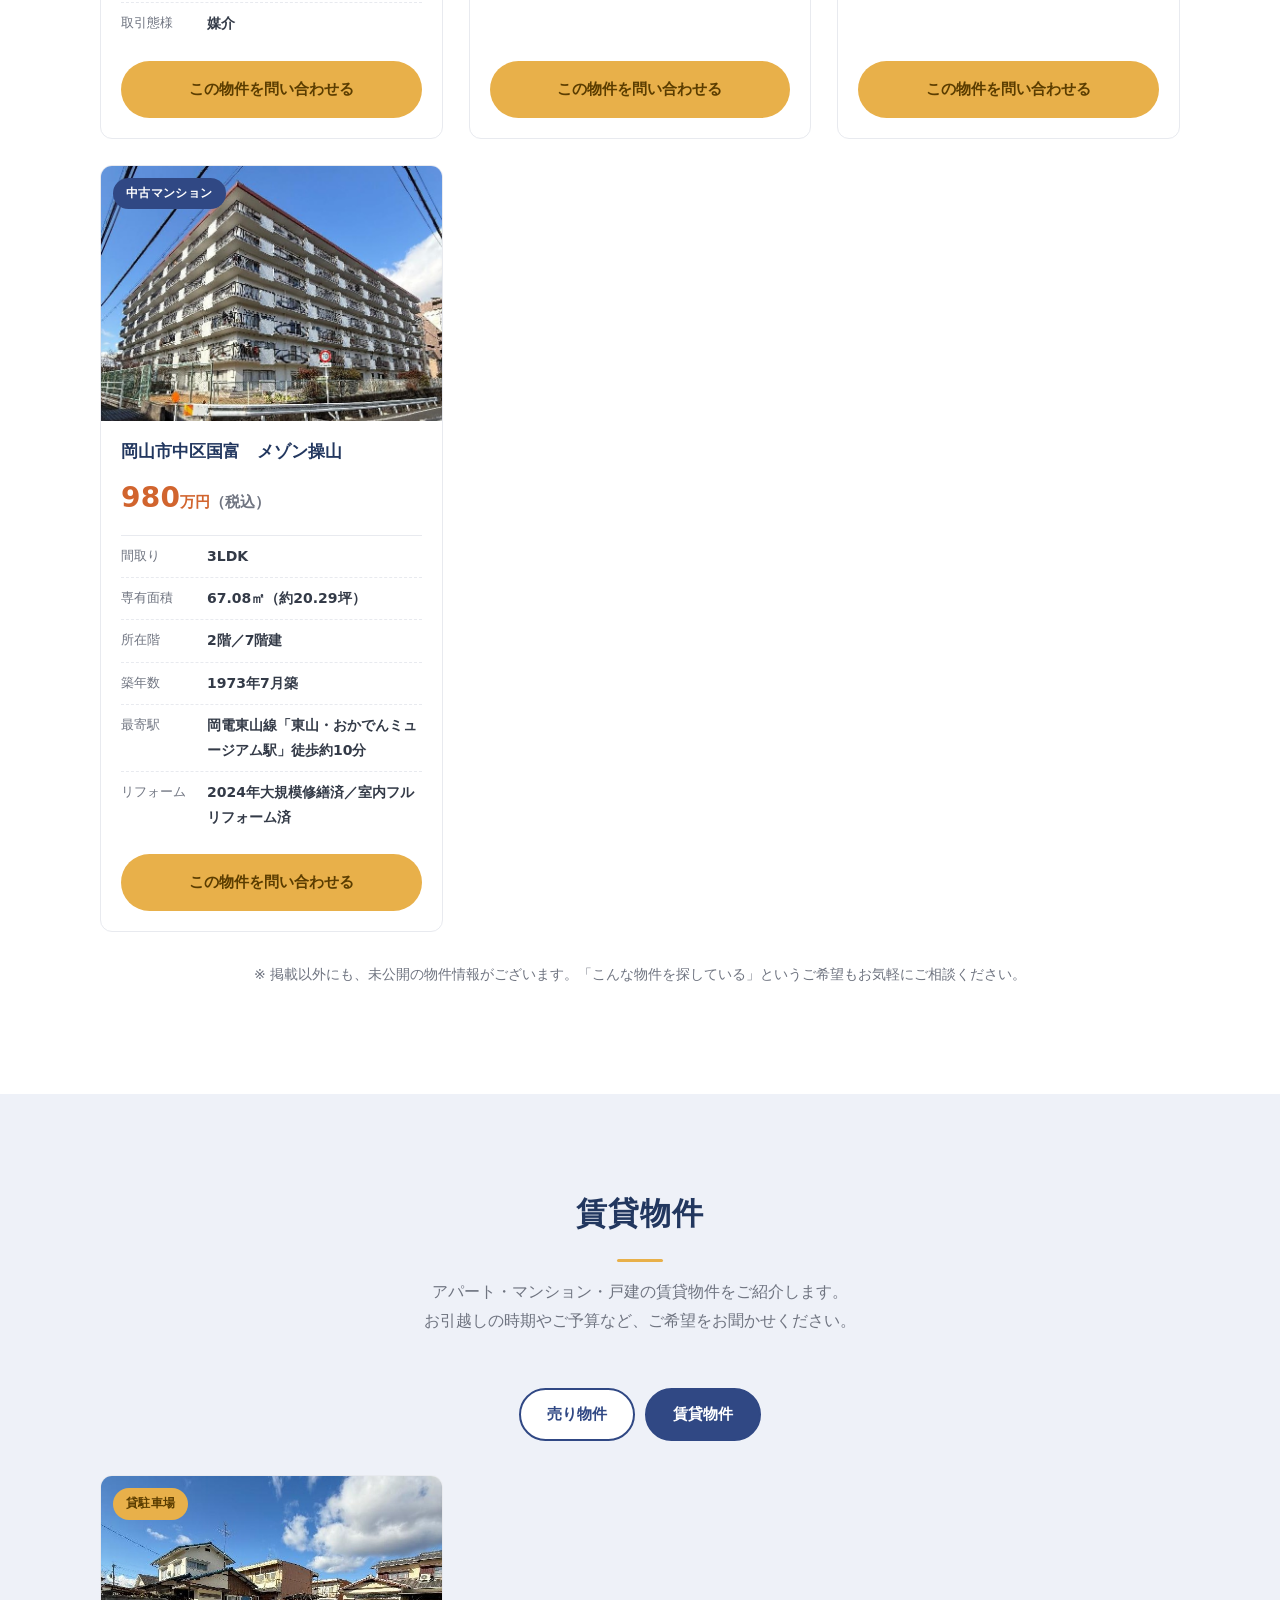
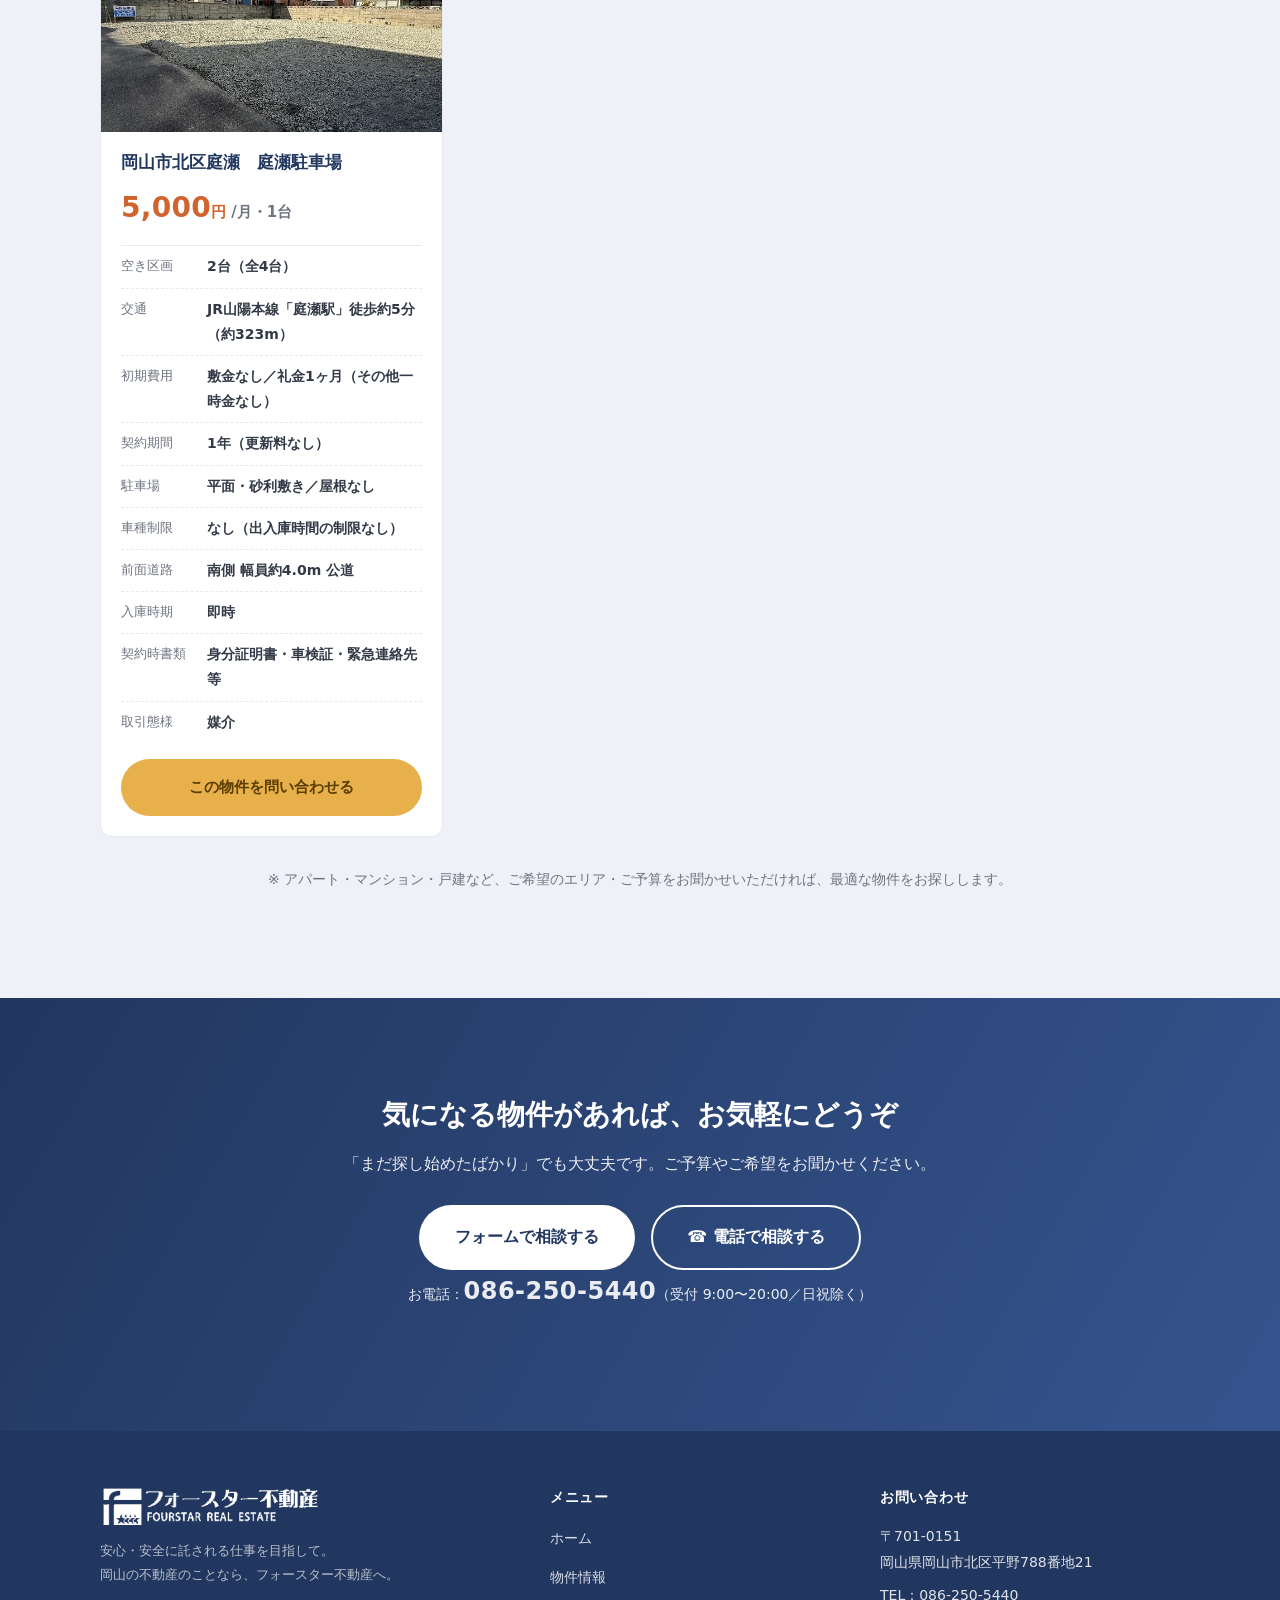
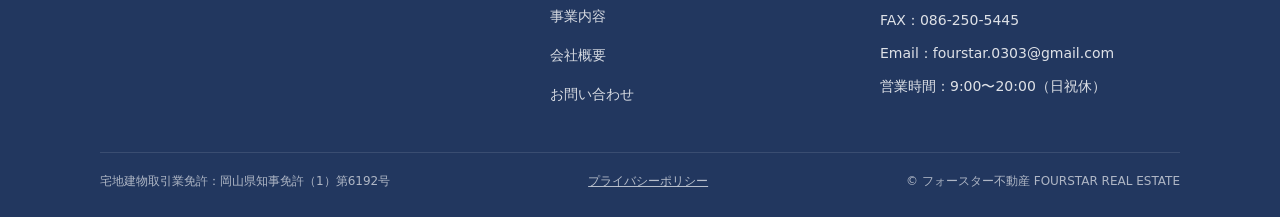
<file: properties.html>
<!DOCTYPE html>
<!-- =========================================================================
     フォースター不動産 物件情報ページ（properties.html）
     -------------------------------------------------------------------------
     ★物件を追加・削除したいとき：
       「1件＝1つの <article class="prop-card"> ブロック」です。
       追加するときは、近い種類のブロックをまるごとコピーして、
       写真・物件名・価格・スペックの日本語部分を書き換えてください。
       削除するときは、そのブロックを <article ...> から </article> まで消します。
       < > の記号（タグ）は消さないようにご注意ください。
     ========================================================================= -->
<html lang="ja">
<head>
  <meta charset="UTF-8">
  <meta name="viewport" content="width=device-width, initial-scale=1.0">
  <title>物件情報｜フォースター不動産（岡山の売り物件・賃貸物件）</title>
  <meta name="description" content="フォースター不動産の取扱物件情報。岡山市・倉敷市・総社市を中心に、売り物件（土地・中古戸建・マンション）と賃貸物件をご紹介します。気になる物件はお気軽にお問い合わせください。">
  <!-- ★独自ドメインに切り替えたら「https://micchi1122hagi-maker.github.io/fourstar-realestate/」を新しいURLに一括置換してください -->
  <link rel="canonical" href="https://micchi1122hagi-maker.github.io/fourstar-realestate/properties.html">
  <meta property="og:type" content="website">
  <meta property="og:site_name" content="フォースター不動産">
  <meta property="og:title" content="物件情報｜フォースター不動産（岡山の売り物件・賃貸物件）">
  <meta property="og:description" content="岡山市・倉敷市・総社市を中心とした売り物件・賃貸物件のご紹介。気になる物件はお気軽にお問い合わせください。">
  <meta property="og:url" content="https://micchi1122hagi-maker.github.io/fourstar-realestate/properties.html">
  <meta property="og:image" content="https://micchi1122hagi-maker.github.io/fourstar-realestate/images/hero.jpg">
  <meta property="og:locale" content="ja_JP">
  <meta name="twitter:card" content="summary_large_image">
  <link rel="icon" href="images/logo.png">
  <link rel="apple-touch-icon" href="images/logo.png">

  <link rel="stylesheet" href="css/style.css">
</head>
<body>

  <!-- ============ ヘッダー（全ページ共通）============ -->
  <header class="site-header">
    <div class="container header-inner">
      <a href="index.html" class="logo"><img src="images/logo.png" alt="フォースター不動産"></a>
      <nav class="nav" aria-label="メインメニュー">
        <ul>
          <li><a href="index.html">ホーム</a></li>
          <li><a href="properties.html">物件情報</a></li>
          <li><a href="index.html#service">事業内容</a></li>
          <li><a href="company.html">会社概要</a></li>
          <li><a href="contact.html">お問い合わせ</a></li>
        </ul>
      </nav>
      <div class="header-actions">
        <div class="header-tel">
          <span class="cap">お電話でのご相談</span>
          <span class="num">☎ 086-250-5440</span>
        </div>
        <a href="contact.html" class="btn btn--primary">無料相談</a>
        <button class="nav-toggle" aria-label="メニューを開く" aria-expanded="false"><span></span></button>
      </div>
    </div>
  </header>

  <!-- ============ ページ見出し ============ -->
  <section class="page-hero">
    <div class="container">
      <span class="en">PROPERTIES</span>
      <h1>物件情報</h1>
    </div>
  </section>
  <div class="container">
    <p class="breadcrumb"><a href="index.html">ホーム</a> ＞ 物件情報</p>
  </div>

  <!-- ============ 売り物件 ============ -->
  <section class="section" id="sale">
    <div class="container">
      <div class="section-head">
        <span class="en">FOR SALE</span>
        <h2>売り物件</h2>
        <p>岡山市・倉敷市・総社市を中心に、土地・中古戸建・マンションをご紹介しています。<br>気になる物件は、お気軽にお問い合わせください。</p>
      </div>

      <!-- 売り／賃貸の切り替えリンク -->
      <div class="prop-tabs">
        <a href="#sale" class="is-active">売り物件</a>
        <a href="#rent">賃貸物件</a>
      </div>

      <!-- ここから編集（1件＝1つの article.prop-card）-->
      <div class="prop-grid">

        <article class="prop-card">
          <div class="prop-photo">
            <span class="prop-label">中古戸建</span>
            <img src="images/maniwa-shimoyubara.jpg" alt="真庭市下湯原 中古戸建 外観">
          </div>
          <div class="prop-body">
            <h3 class="prop-name">真庭市下湯原　中古戸建</h3>
            <p class="prop-price"><span class="num">1,100</span>万円<span class="rent-mo">（税込）</span></p>
            <ul class="prop-specs">
              <li><span class="k">間取り</span><span class="v">4DK＋納戸</span></li>
              <li><span class="k">土地面積</span><span class="v">818.11㎡（約247.47坪）</span></li>
              <li><span class="k">建物面積</span><span class="v">106.95㎡（約32.35坪）</span></li>
              <li><span class="k">構造</span><span class="v">木造かわらぶき平家建</span></li>
              <li><span class="k">築年数</span><span class="v">1998年4月築</span></li>
              <li><span class="k">用途地域</span><span class="v">非線引き都市計画区域・用途地域の指定なし（建蔽率70％／容積率400％）</span></li>
              <li><span class="k">接道</span><span class="v">南東側 幅員約13m 公道</span></li>
              <li><span class="k">交通</span><span class="v">コミュニティバスまにわくん「はんざき橋」バス停 徒歩約1分</span></li>
              <li><span class="k">設備</span><span class="v">公営水道／個別プロパンガス／浄化槽</span></li>
              <li><span class="k">現況</span><span class="v">空家／引渡し時期は相談</span></li>
              <li><span class="k">取引態様</span><span class="v">媒介</span></li>
            </ul>
            <a href="contact.html" class="btn btn--accent">この物件を問い合わせる</a>
          </div>
        </article>

        <article class="prop-card">
          <div class="prop-photo">
            <span class="prop-label">売地</span>
            <img src="images/sayama-tochi.jpg" alt="岡山市北区佐山 土地 現地">
          </div>
          <div class="prop-body">
            <h3 class="prop-name">岡山市北区佐山　土地</h3>
            <p class="prop-price"><span class="num">200</span>万円</p>
            <ul class="prop-specs">
              <li><span class="k">土地面積</span><span class="v">557㎡（約168.49坪）</span></li>
              <li><span class="k">地目</span><span class="v">畑</span></li>
              <li><span class="k">区域区分</span><span class="v">市街化調整区域（建蔽率60％／容積率200％）</span></li>
              <li><span class="k">接道</span><span class="v">南側 幅員約8.6m 公道（間口約11m）</span></li>
              <li><span class="k">交通</span><span class="v">「佐山口」バス停 徒歩約16分</span></li>
              <li><span class="k">現況</span><span class="v">更地／引渡し時期は相談</span></li>
              <li><span class="k">備考</span><span class="v">市街化調整区域・第2種農地・農業振興地域内のため、お引渡しまでに時間を要します</span></li>
              <li><span class="k">取引態様</span><span class="v">媒介</span></li>
            </ul>
            <a href="contact.html" class="btn btn--accent">この物件を問い合わせる</a>
          </div>
        </article>

        <article class="prop-card">
          <div class="prop-photo">
            <span class="prop-label">店舗兼住宅</span>
            <img src="images/nakasange-tenpo.jpg" alt="北区中山下 店舗兼住宅 外観">
          </div>
          <div class="prop-body">
            <h3 class="prop-name">岡山市北区中山下　店舗兼住宅</h3>
            <p class="prop-price"><span class="num">5,200</span>万円<span class="rent-mo">（税込）</span></p>
            <ul class="prop-specs">
              <li><span class="k">間取り</span><span class="v">1階 店舗／2階 1LDK</span></li>
              <li><span class="k">土地面積</span><span class="v">76.12㎡（約23.02坪）</span></li>
              <li><span class="k">建物面積</span><span class="v">110.15㎡（約33.32坪）</span></li>
              <li><span class="k">構造</span><span class="v">鉄骨造2階建</span></li>
              <li><span class="k">築年数</span><span class="v">1983年5月築</span></li>
              <li><span class="k">用途地域</span><span class="v">商業地域（建蔽率80％／容積率500％）</span></li>
              <li><span class="k">接道</span><span class="v">西側 幅員約8m 公道</span></li>
              <li><span class="k">最寄駅</span><span class="v">岡電清輝橋線「西大寺町筋駅」徒歩約3分</span></li>
              <li><span class="k">現況</span><span class="v">空店舗（元薬局）／引渡し時期は相談</span></li>
              <li><span class="k">取引態様</span><span class="v">媒介</span></li>
            </ul>
            <a href="contact.html" class="btn btn--accent">この物件を問い合わせる</a>
          </div>
        </article>

        <article class="prop-card">
          <div class="prop-photo">
            <span class="prop-label">中古マンション</span>
            <img src="images/mezon-sozan.jpg" alt="メゾン操山 外観">
          </div>
          <div class="prop-body">
            <h3 class="prop-name">岡山市中区国富　メゾン操山</h3>
            <p class="prop-price"><span class="num">980</span>万円<span class="rent-mo">（税込）</span></p>
            <ul class="prop-specs">
              <li><span class="k">間取り</span><span class="v">3LDK</span></li>
              <li><span class="k">専有面積</span><span class="v">67.08㎡（約20.29坪）</span></li>
              <li><span class="k">所在階</span><span class="v">2階／7階建</span></li>
              <li><span class="k">築年数</span><span class="v">1973年7月築</span></li>
              <li><span class="k">最寄駅</span><span class="v">岡電東山線「東山・おかでんミュージアム駅」徒歩約10分</span></li>
              <li><span class="k">リフォーム</span><span class="v">2024年大規模修繕済／室内フルリフォーム済</span></li>
            </ul>
            <a href="contact.html" class="btn btn--accent">この物件を問い合わせる</a>
          </div>
        </article>

      </div>
      <!-- ここまで（売り物件）-->

      <p class="prop-note">
        ※ 掲載以外にも、未公開の物件情報がございます。「こんな物件を探している」というご希望もお気軽にご相談ください。
      </p>
    </div>
  </section>

  <!-- ============ 賃貸物件 ============ -->
  <section class="section section--sky" id="rent">
    <div class="container">
      <div class="section-head">
        <span class="en">FOR RENT</span>
        <h2>賃貸物件</h2>
        <p>アパート・マンション・戸建の賃貸物件をご紹介します。<br>お引越しの時期やご予算など、ご希望をお聞かせください。</p>
      </div>

      <!-- 売り／賃貸の切り替えリンク -->
      <div class="prop-tabs">
        <a href="#sale">売り物件</a>
        <a href="#rent" class="is-active">賃貸物件</a>
      </div>

      <!-- ★賃貸物件を載せるとき：下の「ひな形」の行と「ひな形ここまで」の行を消し、写真・物件名・家賃・スペックを書き換えてください。
           載せたら、その下の「現在掲載中の賃貸物件はありません」の段落は消してください。-->
      <!-- ひな形
      <div class="prop-grid">
        <article class="prop-card">
          <div class="prop-photo">
            <span class="prop-label is-rent">賃貸アパート</span>
            <img src="images/chintai1.jpg" alt="物件写真">
          </div>
          <div class="prop-body">
            <h3 class="prop-name">岡山市北区　賃貸アパート</h3>
            <p class="prop-price"><span class="num">6.2</span>万円<span class="rent-mo"> /月</span></p>
            <ul class="prop-specs">
              <li><span class="k">間取り</span><span class="v">1LDK</span></li>
              <li><span class="k">専有面積</span><span class="v">42.00㎡</span></li>
              <li><span class="k">築年数</span><span class="v">2018年築</span></li>
              <li><span class="k">初期費用</span><span class="v">敷1／礼1</span></li>
              <li><span class="k">最寄駅</span><span class="v">JR庭瀬駅 徒歩8分</span></li>
            </ul>
            <a href="contact.html" class="btn btn--accent">この物件を問い合わせる</a>
          </div>
        </article>
      </div>
      ひな形ここまで -->

      <div class="prop-grid">
        <article class="prop-card">
          <div class="prop-photo">
            <span class="prop-label is-rent">貸駐車場</span>
            <img src="images/niwase-parking.jpg" alt="庭瀬駐車場 現地">
          </div>
          <div class="prop-body">
            <h3 class="prop-name">岡山市北区庭瀬　庭瀬駐車場</h3>
            <p class="prop-price"><span class="num">5,000</span>円<span class="rent-mo"> /月・1台</span></p>
            <ul class="prop-specs">
              <li><span class="k">空き区画</span><span class="v">2台（全4台）</span></li>
              <li><span class="k">交通</span><span class="v">JR山陽本線「庭瀬駅」徒歩約5分（約323m）</span></li>
              <li><span class="k">初期費用</span><span class="v">敷金なし／礼金1ヶ月（その他一時金なし）</span></li>
              <li><span class="k">契約期間</span><span class="v">1年（更新料なし）</span></li>
              <li><span class="k">駐車場</span><span class="v">平面・砂利敷き／屋根なし</span></li>
              <li><span class="k">車種制限</span><span class="v">なし（出入庫時間の制限なし）</span></li>
              <li><span class="k">前面道路</span><span class="v">南側 幅員約4.0m 公道</span></li>
              <li><span class="k">入庫時期</span><span class="v">即時</span></li>
              <li><span class="k">契約時書類</span><span class="v">身分証明書・車検証・緊急連絡先等</span></li>
              <li><span class="k">取引態様</span><span class="v">媒介</span></li>
            </ul>
            <a href="contact.html" class="btn btn--accent">この物件を問い合わせる</a>
          </div>
        </article>
      </div>
      <!-- ここまで（賃貸物件）-->

      <p class="prop-note">
        ※ アパート・マンション・戸建など、ご希望のエリア・ご予算をお聞かせいただければ、最適な物件をお探しします。
      </p>
    </div>
  </section>

  <!-- ============ CTA（問い合わせ誘導）============ -->
  <section class="section cta">
    <div class="container">
      <h2>気になる物件があれば、お気軽にどうぞ</h2>
      <p>「まだ探し始めたばかり」でも大丈夫です。ご予算やご希望をお聞かせください。</p>
      <div class="cta-actions">
        <a href="contact.html" class="btn btn--white btn--lg">フォームで相談する</a>
        <a href="tel:086-250-5440" class="btn btn--outline btn--lg" style="color:#fff;border-color:#fff;background:transparent;">☎ 電話で相談する</a>
      </div>
      <p class="cta-tel">お電話：<strong>086-250-5440</strong>（受付 9:00〜20:00／日祝除く）</p>
    </div>
  </section>

  <!-- ============ フッター（全ページ共通）============ -->
  <footer class="site-footer">
    <div class="container">
      <div class="footer-top">
        <div class="footer-brand">
          <img src="images/logo-transparent.png" alt="フォースター不動産">
          <p>安心・安全に託される仕事を目指して。<br>岡山の不動産のことなら、フォースター不動産へ。</p>
        </div>
        <div class="footer-col">
          <h4>メニュー</h4>
          <ul>
            <li><a href="index.html">ホーム</a></li>
            <li><a href="properties.html">物件情報</a></li>
            <li><a href="index.html#service">事業内容</a></li>
            <li><a href="company.html">会社概要</a></li>
            <li><a href="contact.html">お問い合わせ</a></li>
          </ul>
        </div>
        <div class="footer-col footer-contact">
          <h4>お問い合わせ</h4>
          <p>〒701-0151<br>岡山県岡山市北区平野788番地21</p>
          <p>TEL：086-250-5440<br>FAX：086-250-5445</p>
          <p>Email：fourstar.0303@gmail.com</p>
          <p>営業時間：9:00〜20:00（日祝休）</p>
        </div>
      </div>
      <div class="footer-license">
        <span>宅地建物取引業免許：岡山県知事免許（1）第6192号</span>
        <span><a href="privacy.html">プライバシーポリシー</a></span>
        <span>&copy; フォースター不動産 FOURSTAR REAL ESTATE</span>
      </div>
    </div>
  </footer>

  <!-- スマホ用 画面下に固定される相談ボタン（スマホ表示のときだけ出ます）-->
  <div class="mobile-cta">
    <a class="call" href="tel:086-250-5440">☎ 電話で相談</a>
    <a class="form" href="contact.html">無料相談フォーム</a>
  </div>

  <!-- 画面右下に常時浮く「無料相談」ボタン（スクロールしても固定で出ます）-->
  <a class="float-cta" href="contact.html"><span class="ico">✉</span>無料相談</a>

  <script src="js/main.js"></script>
</body>
</html>
</file>
<file: css/style.css>
/* =========================================================================
   フォースター不動産 共通スタイル（style.css）
   -------------------------------------------------------------------------
   ・すべてのページ（index.html / company.html / contact.html）で読み込みます。
   ・色を変えたいときは、下の「:root（カラー設定）」の値を変えるだけで
     サイト全体の色が一括で変わります。
   ========================================================================= */

/* ---- 画面には見せず、検索エンジン・読み上げ用にだけ残す文字 ----
   （トップページの見出し〈h1〉など。レイアウトは変わりません）*/
.sr-only {
  position: absolute !important;
  width: 1px; height: 1px;
  padding: 0; margin: -1px;
  overflow: hidden; clip: rect(0, 0, 0, 0);
  white-space: nowrap; border: 0;
}

/* ---- カラー設定（ここを変えると全体の色が変わります）----
   ★方針：ロゴのネイビー（紺）× アイボリー × 温かいイエロー。
     ロゴと同じ紺色を主役にしつつ、クリーム色の地・アイボリーの線・
     温かいゴールドで、地元の不動産屋さんらしい やさしく暖かい雰囲気にしています。 */
:root {
  --navy:        #22375f;  /* ロゴの濃い紺（見出し・濃い面・フッター） */
  --brand:       #304884;  /* ロゴのネイビー（ブランドのメインカラー） */
  --blue:        #304884;  /* ボタン・リンク（ロゴと同じ紺） */
  --blue-dark:   #263e6e;  /* ボタンを押したとき等（濃いめの紺） */
  --sky:         #eef1f8;  /* 淡い紺（淡背景・アイコンタイル） */
  --gold:        #e8b04a;  /* 温かいイエロー（スター/アクセント） */
  --gold-dark:   #d69a2f;  /* イエローの濃いめ（文字にのせる時など） */
  --peach:       #fdf1e6;  /* 淡いオレンジ（あたたかいアクセント背景） */
  --peach-line:  #f3ddc4;  /* 淡いオレンジの区切り線 */
  --cream:       #f7f5f0;  /* アイボリー（一部の淡い面で使用） */
  --panel:       #f5f6f8;  /* 白基調の交互セクション用（ニュートラルな淡いグレー） */
  --ink:         #333a47;  /* 本文の文字色（やわらかい濃紺グレー） */
  --muted:       #6f7480;  /* 補足の文字色 */
  --line:        #e8eaef;  /* 区切り線（白基調に合わせたニュートラルグレー） */
  --white:       #ffffff;
  --max:         1120px;   /* コンテンツの最大幅 */
  --radius:      12px;     /* 角丸の大きさ（控えめ・すっきり） */
  --shadow:      none;     /* ★影は使わず、平面的な見た目にしています（枠線で区切り） */
}

/* ---- 基本設定 ---- */
* { box-sizing: border-box; }
html { scroll-behavior: smooth; }
body {
  margin: 0;
  font-family: "Hiragino Kaku Gothic ProN", "Hiragino Sans", "Yu Gothic",
               "Meiryo", system-ui, sans-serif;
  color: var(--ink);
  line-height: 1.8;
  background: var(--white);
  -webkit-font-smoothing: antialiased;
}
img { max-width: 100%; height: auto; display: block; }
a { color: var(--blue); text-decoration: none; }
a:hover { text-decoration: underline; }

/* 中央寄せの共通コンテナ */
.container { width: 100%; max-width: var(--max); margin: 0 auto; padding: 0 20px; }

/* セクション共通の余白（白基調に合わせて余白を広めに）*/
.section { padding: 92px 0; }
.section--sky   { background: var(--sky); }   /* 淡い水色の面 */
.section--panel { background: var(--panel); } /* ニュートラルな淡いグレーの面 */
.section--peach { background: var(--peach); } /* 淡いオレンジの面（あたたかいアクセント）*/

/* 見出し（各セクションの上部）*/
.section-head { text-align: center; margin-bottom: 52px; }
/* 英語の飾りラベル（SERVICE 等）は、テンプレっぽさを避けるため非表示にしています。
   ※もう一度出したいときは display:none を display:block に戻してください。 */
.section-head .en { display: none; }
.section-head h2 {
  font-size: 31px; margin: 0; color: var(--navy); font-weight: 700;
  letter-spacing: .04em;
}
/* 見出しの下に短いアクセントライン（すっきりしたモダンな印象に）*/
.section-head h2::after {
  content: ""; display: block; width: 46px; height: 3px; margin: 18px auto 0;
  background: var(--gold); border-radius: 2px;
}
.section-head p { color: var(--muted); margin: 16px 0 0; }

/* 英語の大見出しスタイル（NEW ESTATE のように英字を大きく見せる見出し）
   ・.section-head に section-head--en を足すと、この形になります。
   ・英字(.en-big)を大きく／その下に短いアクセントライン／日本語(h2)を小さめに。 */
.section-head--en .en-big {
  display: block; font-family: "Helvetica Neue", Arial, sans-serif;
  font-size: 46px; font-weight: 800; letter-spacing: .12em; line-height: 1.1;
  color: var(--navy); margin: 0;
}
/* 英字と日本語の間の短いアクセントライン */
.section-head--en .en-big + h2 { margin-top: 28px; position: relative; padding-top: 30px; }
.section-head--en .en-big + h2::before {
  content: ""; position: absolute; top: 0; left: 50%; transform: translateX(-50%);
  width: 46px; height: 3px; background: var(--gold); border-radius: 2px;
}
/* この見出しでは日本語は控えめサイズ／通常の h2 下線は消す */
.section-head--en h2 { font-size: 18px; letter-spacing: .1em; }
.section-head--en h2::after { display: none; }
@media (max-width: 640px) {
  .section-head--en .en-big { font-size: 32px; }
}

/* =========================================================================
   ヘッダー（画面上部・固定）
   ========================================================================= */
.site-header {
  position: sticky; top: 0; z-index: 50;
  background: rgba(255,255,255,.96);
  backdrop-filter: saturate(180%) blur(6px);
  border-bottom: 1px solid var(--line);
}
/* ヘッダーは本文(1120px)より広い横幅を使い、ロゴを左・操作を右へ振って左右バランスよく配置 */
.site-header .container { max-width: 1440px; padding: 0 40px; }
.header-inner {
  display: flex; align-items: center; justify-content: space-between;
  gap: 24px;
  height: 74px;
}
.logo img { height: 42px; width: auto; }
.logo { display: flex; align-items: center; }

/* ナビ（PC）*/
.nav ul { display: flex; gap: 28px; list-style: none; margin: 0; padding: 0; }
.nav a { color: var(--navy); font-weight: 700; font-size: 15px; white-space: nowrap; }
.nav a:hover { color: var(--blue); text-decoration: none; }

.header-actions { display: flex; align-items: center; gap: 14px; }
.header-tel { text-align: right; line-height: 1.3; }
.header-tel .num {
  color: var(--navy); font-weight: 800; font-size: 20px; letter-spacing: .02em;
  display: flex; align-items: center; gap: 6px; white-space: nowrap;
}
.header-tel .cap { color: var(--muted); font-size: 11px; }

/* ボタン共通 */
.btn {
  display: inline-flex; align-items: center; justify-content: center; gap: 8px;
  padding: 13px 24px; border-radius: 999px; font-weight: 700; font-size: 15px;
  border: 2px solid transparent; cursor: pointer; transition: .2s;
  text-decoration: none;
}
.btn--primary { background: var(--blue); color: #fff; }
.btn--primary:hover { background: var(--blue-dark); text-decoration: none; }
.btn--outline { background: #fff; color: var(--navy); border-color: var(--navy); }
.btn--outline:hover { background: var(--navy); color: #fff; text-decoration: none; }
.btn--lg { padding: 16px 34px; font-size: 16px; }
.btn--white { background:#fff; color: var(--navy); }
.btn--white:hover { background: var(--sky); text-decoration:none; }

/* ハンバーガー（全画面共通・ヘッダー右上に常時表示するメニューボタン）*/
.nav-toggle {
  display: inline-flex; align-items: center; justify-content: center;
  background: none; border: 0; cursor: pointer;
  width: 44px; height: 44px; padding: 0;
}
.nav-toggle span, .nav-toggle span::before, .nav-toggle span::after {
  content: ""; display: block; width: 26px; height: 2px; background: var(--navy);
  position: relative; transition: .25s;
}
.nav-toggle span { margin: 0 auto; }
.nav-toggle span::before { position: absolute; top: -8px; }
.nav-toggle span::after  { position: absolute; top: 8px; }
.nav-toggle.is-open span { background: transparent; }
.nav-toggle.is-open span::before { top: 0; transform: rotate(45deg); }
.nav-toggle.is-open span::after  { top: 0; transform: rotate(-45deg); }

/* ハンバーガーで開くドロップダウン（全画面共通・JSが中身を自動生成）*/
.nav-drawer {
  display: none; position: absolute; top: 100%; right: max(16px, calc((100% - 1160px) / 2));
  min-width: 240px; background: #fff; border: 1px solid var(--line);
  border-radius: 0 0 var(--radius) var(--radius); box-shadow: var(--shadow); overflow: hidden; z-index: 60;
}
.nav-drawer.is-open { display: block; }
.nav-drawer ul { list-style: none; margin: 0; padding: 6px 0; }
.nav-drawer li { border-bottom: 1px solid var(--line); }
.nav-drawer li:last-child { border-bottom: 0; }
.nav-drawer a { display: block; padding: 14px 22px; color: var(--navy); font-weight: 700; font-size: 15px; }
.nav-drawer a:hover { background: var(--sky); text-decoration: none; }

/* =========================================================================
   ヒーロー（トップの一番上の大きな見せ場）
   -------------------------------------------------------------------------
   ★写真が用意できたら、下の background の linear-gradient の後ろに
     url("images/hero.jpg") を足すと、写真の上に文字がのります。
     例：background: linear-gradient(...), url("images/hero.jpg") center/cover;
   ========================================================================= */
.hero {
  position: relative;
  background: var(--white);
  overflow: hidden;
}
/* ---- ヒーロースライダー（複数の写真を自動でフェード切り替え）----
   ・images/ に同じ横長サイズの写真を入れ、index.html のスライド行の
     左右のコメント記号を外すと、自動で切り替わるようになります。
   ・写真が1枚だけのときは、切り替えは起きず1枚だけ表示されます。 */
.hero-slider { position: relative; overflow: hidden; }
.hero-slide { opacity: 0; transition: opacity 1.1s ease; }
.hero-slide.is-active { opacity: 1; }
/* 1枚目が高さの基準（そのまま横長で全体表示・トリミングしない）*/
.hero-slide:first-child { position: relative; }
.hero-slide:first-child img { display: block; width: 100%; height: auto; }
/* 2枚目以降は1枚目の上に重ねてフェード */
.hero-slide:not(:first-child) { position: absolute; inset: 0; }
.hero-slide:not(:first-child) img { display: block; width: 100%; height: 100%; object-fit: cover; }
/* スライド切り替えのドット（写真が2枚以上のときだけJSが表示）*/
.hero-dots { display: none; position: absolute; left: 0; right: 0; bottom: 16px; justify-content: center; gap: 9px; z-index: 2; }
.hero-dots button {
  width: 10px; height: 10px; padding: 0; border: 0; border-radius: 50%;
  background: rgba(34,55,95,.28); cursor: pointer; transition: .2s;
}
.hero-dots button.is-active { background: var(--gold); }
/* 写真の下にボタン＋安心チップを配置 */
.hero-cta {
  padding: 30px 20px 38px; text-align: center;
}
.hero-cta .hero-actions { justify-content: center; }
.hero-inner { padding: 92px 0 100px; max-width: 720px; }
.hero .badge {
  display: inline-flex; align-items: center; gap: 8px;
  background: rgba(255,255,255,.14); border: 1px solid rgba(255,255,255,.3);
  padding: 7px 16px; border-radius: 999px; font-size: 13px; font-weight: 700;
  letter-spacing: .04em; margin-bottom: 22px;
}
.hero h1 {
  font-size: 42px; line-height: 1.35; margin: 0 0 20px; font-weight: 800;
  letter-spacing: .02em;
}
.hero h1 .accent { color: #ffdd8a; }
.hero p.lead { font-size: 17px; opacity: .95; margin: 0 0 32px; }
.hero-actions { display: flex; gap: 14px; flex-wrap: wrap; }

/* ヒーロー下の帯（強み3点）*/
.hero-strip { background: var(--navy); color: #fff; }
.hero-strip .cols {
  display: grid; grid-template-columns: repeat(3,1fr);
  text-align: center;
}
.hero-strip .cell { padding: 22px 16px; border-right: 1px solid rgba(255,255,255,.12); }
.hero-strip .cell:last-child { border-right: 0; }
.hero-strip .k { font-size: 13px; opacity: .8; }
.hero-strip .v { font-size: 20px; font-weight: 800; margin-top: 2px; }
.hero-strip .v .star { color: var(--gold); }

/* =========================================================================
   カード（強み・事業・サービス）
   ========================================================================= */
.grid { display: grid; gap: 24px; }
.grid-3 { grid-template-columns: repeat(3, 1fr); }
.grid-2 { grid-template-columns: repeat(2, 1fr); }

.card {
  background: #fff; border: 1px solid var(--line); border-radius: var(--radius);
  padding: 30px 26px; box-shadow: var(--shadow); transition: .2s;
}
.card:hover { border-color: var(--brand); }
.card .ico {
  width: 54px; height: 54px; border-radius: 14px; display: grid; place-items: center;
  background: var(--sky); color: var(--blue); margin-bottom: 16px;
}
.card .ico svg { width: 28px; height: 28px; }
.card h3 { margin: 0 0 10px; color: var(--navy); font-size: 19px; }
.card p { margin: 0; color: var(--muted); font-size: 15px; }

/* 事業内容の番号付きリスト */
.service-list { display: grid; grid-template-columns: repeat(3,1fr); gap: 20px; }
.service-item {
  display: flex; gap: 14px; align-items: flex-start;
  background:#fff; border:1px solid var(--line); border-radius: var(--radius); padding: 22px;
}
.service-item .no {
  flex: 0 0 auto; width: 38px; height: 38px; border-radius: 10px;
  background: var(--navy); color:#fff; font-weight: 800; display:grid; place-items:center;
}
.service-item h4 { margin: 2px 0 6px; color: var(--navy); font-size: 17px; }
.service-item p { margin: 0; color: var(--muted); font-size: 14px; }

/* 事業内容：写真付きカード（NOBORDERS参考／写真＋見出し＋説明の縦積み）*/
.service-cards { display: grid; grid-template-columns: repeat(3, 1fr); gap: 26px; }
.svc-card {
  background: #fff; border: 1px solid var(--line); border-radius: var(--radius);
  overflow: hidden; display: flex; flex-direction: column; transition: .2s;
}
.svc-card:hover { border-color: var(--brand); }
.svc-photo { aspect-ratio: 16 / 10; overflow: hidden; background: var(--sky); }
.svc-photo img {
  width: 100%; height: 100%; object-fit: cover; display: block; transition: transform .5s ease;
}
.svc-card:hover .svc-photo img { transform: scale(1.05); }
.svc-text { padding: 20px 22px 24px; }
.svc-text h4 {
  margin: 0 0 8px; color: var(--navy); font-size: 18px; position: relative; padding-left: 14px;
}
.svc-text h4::before {
  content: ""; position: absolute; left: 0; top: 5px; bottom: 5px; width: 4px;
  border-radius: 2px; background: var(--gold);
}
.svc-text p { margin: 0; color: var(--muted); font-size: 14px; line-height: 1.85; }

/* =========================================================================
   「選ばれる理由」 写真＋文章を左右交互に並べる（NOBORDERS風）
   ========================================================================= */
.reason-rows { display: flex; flex-direction: column; gap: 72px; }

/* 1件分（写真＋文章）*/
.reason-row {
  display: grid; grid-template-columns: 380px 1fr; gap: 56px; align-items: center;
}
/* 偶数番目は写真を右側に（＝左右交互）。列も入れ替えて写真を端にぴったり付ける */
.reason-row:nth-child(even) { grid-template-columns: 1fr 380px; }
.reason-row:nth-child(even) .reason-row-media { order: 2; }

/* 写真（横幅380px＝上の列幅と同じ。数値を変えると大きさ調整できます）*/
.reason-row-media {
  border-radius: var(--radius); overflow: hidden; aspect-ratio: 4 / 3; width: 100%;
}
.reason-row-media img {
  width: 100%; height: 100%; object-fit: cover; display: block; transition: transform .5s ease;
}
.reason-row:hover .reason-row-media img { transform: scale(1.04); }

/* 文章側 */
.reason-row-num {
  display: block; font-family: Georgia, "Times New Roman", serif;
  font-size: 56px; font-weight: 700; line-height: 1; color: var(--gold-dark);
  letter-spacing: .02em; margin-bottom: 14px;
}
.reason-row-body h3 {
  margin: 0 0 16px; color: var(--navy); font-size: 27px; font-weight: 700;
  line-height: 1.45; letter-spacing: .02em;
}
.reason-row-lead {
  margin: 0 0 14px; color: var(--brand); font-size: 16px; font-weight: 700;
}
.reason-row-body p { margin: 0; color: var(--muted); font-size: 15px; }

/* 「詳しく見る →」リンク（下線つき）*/
.reason-row-link {
  display: inline-flex; align-items: center; gap: 14px; margin-top: 26px;
  color: var(--navy); font-weight: 700; font-size: 15px; letter-spacing: .04em;
  padding-bottom: 8px; border-bottom: 1px solid var(--navy);
}
.reason-row-link:hover { text-decoration: none; color: var(--gold-dark); border-color: var(--gold-dark); }
.reason-row-link span { transition: transform .2s ease; }
.reason-row-link:hover span { transform: translateX(5px); }

/* エリア */
.area-box { text-align:center; }
.area-tags { display:flex; flex-wrap:wrap; gap:10px; justify-content:center; margin-top: 20px; }
.area-tags span {
  background:#fff; border:1px solid var(--line); border-radius:999px;
  padding:8px 18px; font-weight:700; color: var(--navy); font-size:14px;
}

/* =========================================================================
   CTA（問い合わせ誘導の帯）
   ========================================================================= */
.cta {
  background: linear-gradient(120deg,#22375f,#35548f); color:#fff; text-align:center;
}
.cta h2 { font-size: 28px; margin: 0 0 10px; }
.cta p { opacity: .9; margin: 0 0 26px; }
.cta-actions { display:flex; gap:16px; justify-content:center; flex-wrap:wrap; }
.cta-tel { margin-top: 22px; font-size: 14px; opacity:.9; }
.cta-tel strong { font-size: 24px; letter-spacing:.02em; }

/* =========================================================================
   会社概要ページ用
   ========================================================================= */
.page-hero {
  background: linear-gradient(120deg, rgba(34,55,95,.92), rgba(53,84,143,.82)),
              radial-gradient(1000px 400px at 80% -20%, #4a6bb0, #263e6e 60%);
  color:#fff; padding: 56px 0;
}
.page-hero .en { display:none; }
.page-hero h1 { margin: 6px 0 0; font-size: 32px; }
.breadcrumb { font-size: 13px; color: var(--muted); padding: 14px 0; }
.breadcrumb a { color: var(--muted); }

.info-table { width: 100%; border-collapse: collapse; background:#fff; }
.info-table th, .info-table td { text-align: left; padding: 18px 20px; border-bottom: 1px solid var(--line); vertical-align: top; }
.info-table th { width: 220px; background: var(--sky); color: var(--navy); font-weight: 700; }
.info-table td { color: var(--ink); }

.message-box { display:grid; grid-template-columns: 240px 1fr; gap: 36px; align-items:start; }
.message-photo {
  border-radius: var(--radius); overflow:hidden; background: linear-gradient(135deg,#4a6bb0,#263e6e);
  min-height: 300px; display:grid; place-items:center; color:rgba(255,255,255,.85); box-shadow: var(--shadow);
  text-align:center; padding: 20px;
}
.message-body .name-plate { margin: 0 0 14px; font-weight: 700; font-size: 20px; letter-spacing: .04em; color: var(--navy); }
.message-body .name-plate small { display:block; margin-top: 4px; font-size: 12px; letter-spacing: .18em; color: var(--muted); font-weight: 400; }
.message-body h3 { color: var(--navy); font-size: 22px; margin: 0 0 8px; }
.message-body .sign { margin-top: 18px; font-weight: 700; color: var(--navy); }
.message-body .sign small { display:block; color: var(--muted); font-weight: 400; }

.quals { display:flex; flex-wrap:wrap; gap:10px; margin: 14px 0 0; }
.quals span { background: var(--sky); color: var(--navy); border-radius: 999px; padding: 6px 14px; font-size: 13px; font-weight:700; }

.map-embed { border:0; width:100%; height: 360px; border-radius: var(--radius); }

/* =========================================================================
   問い合わせページ用
   ========================================================================= */
.contact-grid { display:grid; grid-template-columns: 1.3fr 1fr; gap: 40px; align-items:start; }
.contact-side { background: var(--sky); border-radius: var(--radius); padding: 30px; }
.contact-side h3 { color: var(--navy); margin: 0 0 16px; font-size: 18px; }
.contact-side .row { display:flex; gap:12px; padding: 12px 0; border-bottom: 1px solid #dbe4f3; }
.contact-side .row:last-child { border-bottom: 0; }
.contact-side .row .lbl { color: var(--muted); font-size: 13px; width: 72px; flex:0 0 auto; }
.contact-side .row .val { color: var(--ink); font-weight: 700; }
.contact-side .tel-big { font-size: 26px; color: var(--navy); font-weight: 800; }

.form { display: grid; gap: 18px; }
.form .field { display: grid; gap: 6px; }
.form label { font-weight: 700; color: var(--navy); font-size: 14px; }
.form label .req { color: #d33; font-size: 12px; margin-left: 6px; }
.form input, .form select, .form textarea {
  width: 100%; padding: 13px 14px; border: 1px solid #cdd6e4; border-radius: 10px;
  font-size: 15px; font-family: inherit; color: var(--ink); background:#fff;
}
.form input:focus, .form select:focus, .form textarea:focus {
  outline: none; border-color: var(--blue); box-shadow: 0 0 0 3px rgba(48,72,132,.18);
}
.form textarea { min-height: 150px; resize: vertical; }
.form .privacy { font-size: 13px; color: var(--muted); display:flex; gap:8px; align-items:flex-start; }
.form .privacy input { width: auto; flex: none; margin-top: 3px; }
.form .note { font-size: 13px; color: var(--muted); }
.form .submit { text-align: center; margin-top: 6px; }
/* 送信結果のメッセージ（js/main.js が表示）*/
.form .form-status { margin: 14px 0 0; padding: 12px 16px; border-radius: 10px; font-size: 14px; font-weight: 700; text-align: left; }
.form .form-status.is-ok { background: #e8f5ec; color: #1f6b3a; }
.form .form-status.is-error { background: #fdecec; color: #b42318; }
.form button:disabled { opacity: .6; cursor: wait; }

/* =========================================================================
   フッター
   ========================================================================= */
.site-footer { background: var(--navy); color: rgba(255,255,255,.85); padding: 54px 0 24px; }
.footer-top { display:grid; grid-template-columns: 1.4fr 1fr 1fr; gap: 30px; }
.footer-brand img { height: 40px; margin-bottom: 14px; filter: brightness(0) invert(1); }
.footer-brand p { font-size: 13px; opacity: .8; margin: 0; }
.footer-col h4 { color:#fff; font-size: 14px; margin: 0 0 14px; letter-spacing:.05em; }
.footer-col ul { list-style:none; margin:0; padding:0; }
.footer-col li { margin-bottom: 10px; }
.footer-col a { color: rgba(255,255,255,.82); font-size: 14px; }
.footer-col a:hover { color:#fff; }
.footer-contact p { margin: 0 0 8px; font-size: 14px; }
.footer-license {
  margin-top: 34px; padding-top: 18px; border-top: 1px solid rgba(255,255,255,.15);
  display:flex; justify-content: space-between; flex-wrap: wrap; gap: 10px;
  font-size: 12px; opacity: .75;
}
.footer-license a { color: rgba(255,255,255,.9); text-decoration: underline; }
.footer-license a:hover { color:#fff; }

/* =========================================================================
   スマホ・タブレット対応（画面が狭いときのレイアウト）
   ========================================================================= */
/* 横並びナビ＋電話が一列に収まりきらない幅（≤1160px）では、
   折り返して崩れないよう非表示にし、メニューは右上のハンバーガーに集約する */
@media (max-width: 1160px) {
  .nav, .header-tel { display: none; }
}

@media (max-width: 900px) {
  .grid-3, .service-list, .service-cards { grid-template-columns: 1fr 1fr; }
  .reason-row, .message-box, .contact-grid { grid-template-columns: 1fr; gap: 24px; }
  /* 偶数行は nth-child の方が詳細度が高く 380px 固定列が残って横はみ出しするため、ここでも1カラムに戻す */
  .reason-row:nth-child(even) { grid-template-columns: 1fr; }
  .reason-rows { gap: 48px; }
  /* スマホでは写真を常に上に（左右交互を解除）*/
  .reason-row:nth-child(even) .reason-row-media { order: 0; }
  .reason-row-num { font-size: 44px; }
  .reason-row-body h3 { font-size: 22px; }
  .message-box { gap: 20px; }
  .footer-top { grid-template-columns: 1fr 1fr; }
  .hero h1 { font-size: 34px; }
}

@media (max-width: 640px) {
  .section { padding: 52px 0; }
  .header-actions .btn { display: none; }   /* スマホは下部固定CTAがあるためヘッダーの無料相談ボタンは隠す（ナビ・電話は900px以下で非表示済み）*/
  .nav-drawer { right: 16px; }

  .grid-3, .grid-2, .service-list, .service-cards, .footer-top { grid-template-columns: 1fr; }
  .hero-strip .cols { grid-template-columns: 1fr; }
  .hero-strip .cell { border-right: 0; border-bottom: 1px solid rgba(255,255,255,.12); }
  .hero h1 { font-size: 28px; }
  .hero-inner { padding: 60px 0 68px; }
  .info-table th { width: 130px; padding: 14px; }
  .info-table td { padding: 14px; }
  .section-head h2, .cta h2 { font-size: 23px; }
  /* 代表挨拶の見出しは2行（「住まい」と「資産」に寄り添い、／安心して託される仕事を。）で収まるよう少し小さく */
  .message-body h3 { font-size: 20px; }
}

/* =========================================================================
   トップページ リッチ化（2026-09 追加）
   -------------------------------------------------------------------------
   ・ブランドの「★4つ／Fフォースター」モチーフ、実績スタッツ、
     ご相談の流れ、スクロール演出、スマホ固定CTA を追加しています。
   ========================================================================= */

/* ブランドの4つ星 */
.stars { color: var(--gold); letter-spacing: 2px; }

/* ---- ヒーローの安心バッジ（写真の下・明るい背景用）---- */
.hero-inner { position: relative; z-index: 1; }
.hero-trust {
  display: flex; flex-wrap: wrap; justify-content: center; gap: 12px 20px; margin-top: 20px;
  font-size: 14px; color: var(--navy); font-weight: 600;
}
.hero-trust span { display: inline-flex; align-items: center; gap: 8px; }
.hero-trust .ck {
  width: 22px; height: 22px; border-radius: 50%; background: rgba(48,72,132,.12);
  display: grid; place-items: center; color: var(--blue-dark); font-size: 12px;
}

/* ---- 実績スタッツ帯 ---- */
.stats { background: var(--navy); color: #fff; }
.stats .cols { display: grid; grid-template-columns: repeat(3,1fr); }
.stats .cell { padding: 28px 16px; text-align: center; border-right: 1px solid rgba(255,255,255,.12); }
.stats .cell:last-child { border-right: 0; }
.stats .num { font-size: 30px; font-weight: 800; line-height: 1.05; letter-spacing: .02em; }
.stats .num .u { font-size: 16px; font-weight: 700; margin-left: 2px; opacity: .92; }
.stats .num.starnum { font-size: 26px; }
.stats .lbl { font-size: 13px; opacity: .82; margin-top: 8px; }

/* ---- 事業内容カードのアイコン（番号→アイコンへ）---- */
.service-item .sico {
  flex: 0 0 auto; width: 46px; height: 46px; border-radius: 12px;
  background: var(--sky); color: var(--blue); display: grid; place-items: center;
}
.service-item .sico svg { width: 24px; height: 24px; }

/* ---- ご相談の流れ ---- */
.flow { display: grid; grid-template-columns: repeat(4,1fr); gap: 22px; }
.flow .step {
  position: relative; background: #fff; border: 1px solid var(--line);
  border-radius: var(--radius); padding: 30px 20px 26px; text-align: center; box-shadow: var(--shadow);
}
.flow .step .n {
  width: 46px; height: 46px; border-radius: 50%; margin: 0 auto 14px;
  background: var(--brand); color: #fff;
  font-weight: 800; display: grid; place-items: center; font-size: 18px;
}
.flow .step h4 { margin: 0 0 6px; color: var(--navy); font-size: 16px; }
.flow .step p { margin: 0; color: var(--muted); font-size: 13px; }
.flow .step .free {
  display: inline-block; margin-top: 10px; background: var(--gold); color: #5b3d00;
  font-size: 11px; font-weight: 800; border-radius: 999px; padding: 3px 12px;
}
.flow .step::after {
  content: "›"; position: absolute; right: -15px; top: 46px;
  color: var(--blue); font-size: 28px; font-weight: 700; line-height: 1;
}
.flow .step:last-child::after { display: none; }

/* ---- スクロールで浮き上がる演出（JS対応時のみ）---- */
.reveal-on .reveal { opacity: 0; transform: translateY(20px); transition: opacity .6s ease, transform .6s ease; }
.reveal-on .reveal.is-in { opacity: 1; transform: none; }

/* 文字ブロックは中の行（見出し・本文など）を少しずつ順番に出す（スタッガー演出）*/
.reveal-on .reveal.stagger > * { opacity: 0; transform: translateY(16px); transition: opacity .6s ease, transform .6s ease; }
.reveal-on .reveal.stagger.is-in > * { opacity: 1; transform: none; }
.reveal-on .reveal.stagger.is-in > *:nth-child(1) { transition-delay: .04s; }
.reveal-on .reveal.stagger.is-in > *:nth-child(2) { transition-delay: .14s; }
.reveal-on .reveal.stagger.is-in > *:nth-child(3) { transition-delay: .24s; }
.reveal-on .reveal.stagger.is-in > *:nth-child(4) { transition-delay: .34s; }
.reveal-on .reveal.stagger.is-in > *:nth-child(5) { transition-delay: .44s; }

/* 「動きは控えめがいい」環境（OSの視差効果オフ）では演出せず即表示 */
@media (prefers-reduced-motion: reduce) {
  .reveal-on .reveal, .reveal-on .reveal.stagger > * { opacity: 1 !important; transform: none !important; transition: none !important; }
}

/* ---- スマホ固定の相談ボタン ---- */
.mobile-cta { display: none; }
@media (max-width: 640px) {
  .mobile-cta {
    display: flex; position: fixed; left: 0; right: 0; bottom: 0; z-index: 60;
    background: #fff; border-top: 1px solid var(--line);
  }
  .mobile-cta a { flex: 1; text-align: center; padding: 15px 6px; font-weight: 800; font-size: 15px; text-decoration: none; }
  .mobile-cta .call { color: var(--navy); }
  .mobile-cta .form { background: var(--blue); color: #fff; }
  body { padding-bottom: 58px; }
}

/* ---- 常時浮く「無料相談」ボタン（画面右下に固定・どこまでスクロールしても出る）---- */
.float-cta {
  position: fixed; right: 22px; bottom: 24px; z-index: 55;
  display: inline-flex; align-items: center; gap: 8px;
  padding: 15px 24px; border-radius: 999px;
  background: var(--gold); color: var(--navy);
  font-weight: 800; font-size: 15px; text-decoration: none;
  box-shadow: 0 8px 22px rgba(0,0,0,.18);
  transition: .2s;
}
.float-cta:hover { background: var(--gold-dark); color: var(--navy); text-decoration: none; }
.float-cta .ico { font-size: 17px; }
/* スマホでは下部固定バー（.mobile-cta）があるので浮くボタンは隠す（重なり防止）*/
@media (max-width: 640px) { .float-cta { display: none; } }

/* ---- 追加分のレスポンシブ ---- */
@media (max-width: 900px) {
  .flow { grid-template-columns: 1fr 1fr; }
  .flow .step:nth-child(2)::after { display: none; }
}
@media (max-width: 640px) {
  /* スマホでも3つを横並びのまま・文字を小さく */
  .stats .cols { grid-template-columns: repeat(3, minmax(0, 1fr)); }
  .stats .cell { padding: 20px 6px; border-right: 1px solid rgba(255,255,255,.12); border-bottom: 0; }
  .stats .cell:last-child { border-right: 0; }
  .stats .num { font-size: 20px; }
  .stats .num .u { font-size: 12px; }
  .stats .lbl { font-size: 10px; margin-top: 5px; }
  .flow { grid-template-columns: 1fr; gap: 30px; }
  .flow .step::after {
    content: "⌄"; right: auto; left: 50%; top: auto; bottom: -24px; transform: translateX(-50%);
  }
  .flow .step:nth-child(2)::after { display: block; }
}

/* =========================================================================
   物件情報（properties.html／トップのおすすめ物件）
   -------------------------------------------------------------------------
   ★物件カードのデザインです。物件の追加・削除は properties.html 側で行います。
   ========================================================================= */

/* 温かいイエローのボタン（物件の「詳しく問い合わせる」等に使用）*/
.btn--accent { background: var(--gold); color: #5b3d00; }
.btn--accent:hover { background: var(--gold-dark); color:#3f2a00; text-decoration:none; }

/* 売り／賃貸を切り替えるタブ */
.prop-tabs { display:flex; gap:10px; justify-content:center; flex-wrap:wrap; margin-bottom: 34px; }
.prop-tabs a {
  padding: 11px 26px; border-radius: 999px; font-weight: 800; font-size: 15px;
  border: 2px solid var(--brand); color: var(--brand); background:#fff; transition:.2s;
}
.prop-tabs a:hover { background: var(--sky); text-decoration:none; }
.prop-tabs a.is-active { background: var(--brand); color:#fff; }

/* 物件カードのグリッド */
.prop-grid { display:grid; grid-template-columns: repeat(3, 1fr); gap: 26px; }

/* 物件カード本体 */
.prop-card {
  background:#fff; border:1px solid var(--line); border-radius: var(--radius);
  overflow:hidden; box-shadow: var(--shadow); transition:.2s; display:flex; flex-direction:column;
}
.prop-card:hover { border-color: var(--brand); }

/* 写真エリア（写真がまだ無いときは薄い青緑の背景になります）*/
.prop-photo {
  position: relative; aspect-ratio: 4 / 3; background: var(--sky);
  display:grid; place-items:center; color: var(--brand); overflow:hidden;
}
.prop-photo img { width:100%; height:100%; object-fit: cover; display:block; }
.prop-photo .noimg { font-size: 13px; font-weight:700; opacity:.7; }

/* 種別ラベル（売地・中古戸建・賃貸 など）*/
.prop-label {
  position:absolute; top: 12px; left: 12px; z-index:1;
  background: var(--brand); color:#fff; font-size: 12px; font-weight:800;
  padding: 5px 13px; border-radius: 999px; letter-spacing:.03em;
}
.prop-label.is-rent { background: var(--gold); color:#5b3d00; }
.prop-label.is-sold { background: #9aa39c; }

/* 本文 */
.prop-body { padding: 18px 20px 20px; display:flex; flex-direction:column; flex:1; }
.prop-name { margin: 0 0 8px; color: var(--navy); font-size: 17px; font-weight:800; line-height:1.5; }
.prop-price { color: #d1642e; font-weight: 800; font-size: 15px; margin: 0 0 12px; }
.prop-price .num { font-size: 28px; letter-spacing:.01em; }
.prop-price .rent-mo { font-size: 15px; color: var(--muted); font-weight:700; }

/* スペック（間取り・面積・所在地など）*/
.prop-specs { list-style:none; margin: 0 0 16px; padding: 0; border-top:1px solid var(--line); }
.prop-specs li {
  display:flex; gap: 10px; padding: 8px 0; border-bottom: 1px dashed var(--line); font-size: 14px;
}
.prop-specs li:last-child { border-bottom: 0; }
.prop-specs .k { flex: 0 0 76px; color: var(--muted); font-size: 13px; }
.prop-specs .v { color: var(--ink); font-weight: 700; }
.prop-card .btn { margin-top: auto; }

/* 「該当物件がないとき」やポータル誘導に使う一言 */
.prop-note { text-align:center; color: var(--muted); font-size: 14px; margin-top: 30px; }

/* トップの新着で「売り物件」「賃貸物件」を分ける小見出し */
.pickup-sub {
  display:flex; align-items:center; gap: 14px; margin: 0 0 22px;
  font-size: 19px; font-weight: 800; color: var(--navy); letter-spacing: .06em;
}
.pickup-sub::after { content:""; flex:1; height:1px; background: var(--line); }
.pickup-sub--rent { margin-top: 56px; }

@media (max-width: 900px) { .prop-grid { grid-template-columns: 1fr 1fr; } }
@media (max-width: 640px) { .prop-grid { grid-template-columns: 1fr; } }

/* =========================================================================
   コンセプト帯（ヒーローの下・NOBORDERS風の余白を活かした一言メッセージ）
   -------------------------------------------------------------------------
   ★文章を変えるとき：index.html の「コンセプト」ブロックの日本語を書き換えてください。
   ========================================================================= */
/* コンセプト帯：岡山の写真を背景に敷きます。
   ★背景写真を差し替えるとき：images/concept-bg.jpg のファイル名を変えるだけでOK。
     （まだ写真を入れていない場合は、下の --sky 色が背景になります）
   ・写真の上に白いベール（rgba(...,.72)）を重ねて、文字が読みやすいようにしています。
     写真をもっとハッキリ見せたいときは .72 の数字を小さく（例.55）、
     文字を読みやすくしたいときは大きく（例.82）してください。 */
.concept {
  padding: 108px 0; text-align: center;
  background:
    linear-gradient(rgba(255,255,255,.72), rgba(255,255,255,.72)),
    var(--sky) url("../images/concept-bg.jpg") center / cover no-repeat;
}
.concept-lead {
  color: var(--gold-dark); font-weight: 800; font-size: 14px;
  letter-spacing: .22em; margin: 0 0 18px;
}
.concept-copy {
  color: var(--navy); font-size: 34px; font-weight: 700; line-height: 1.55;
  letter-spacing: .04em; margin: 0 auto 22px; max-width: 900px;
}
.concept-copy .mark {
  background: linear-gradient(transparent 62%, rgba(232,176,74,.35) 62%);
}
.concept-text {
  color: var(--muted); font-size: 16px; line-height: 2; margin: 0 auto;
  max-width: 680px; text-wrap: balance;
}
@media (max-width: 640px) {
  .concept { padding: 60px 0; }
  .concept-copy { font-size: 24px; }
  .concept-text { font-size: 15px; }
}

/* =========================================================================
   日本語の改行をキリのいい位置で折り返す
   -------------------------------------------------------------------------
   .kw を付けた文章は、文中に入れた <wbr>（＝折り返してよい位置）だけで
   改行します。画面幅に応じて、文節の切れ目で自然に折り返されるので
   「ご紹介し／ています」のような途中での不自然な改行が起きません。
   ※ <wbr> が無い長い語は、はみ出さないよう最終手段として途中で折り返します。
   ========================================================================= */
.kw { word-break: keep-all; overflow-wrap: anywhere; }
</file>
